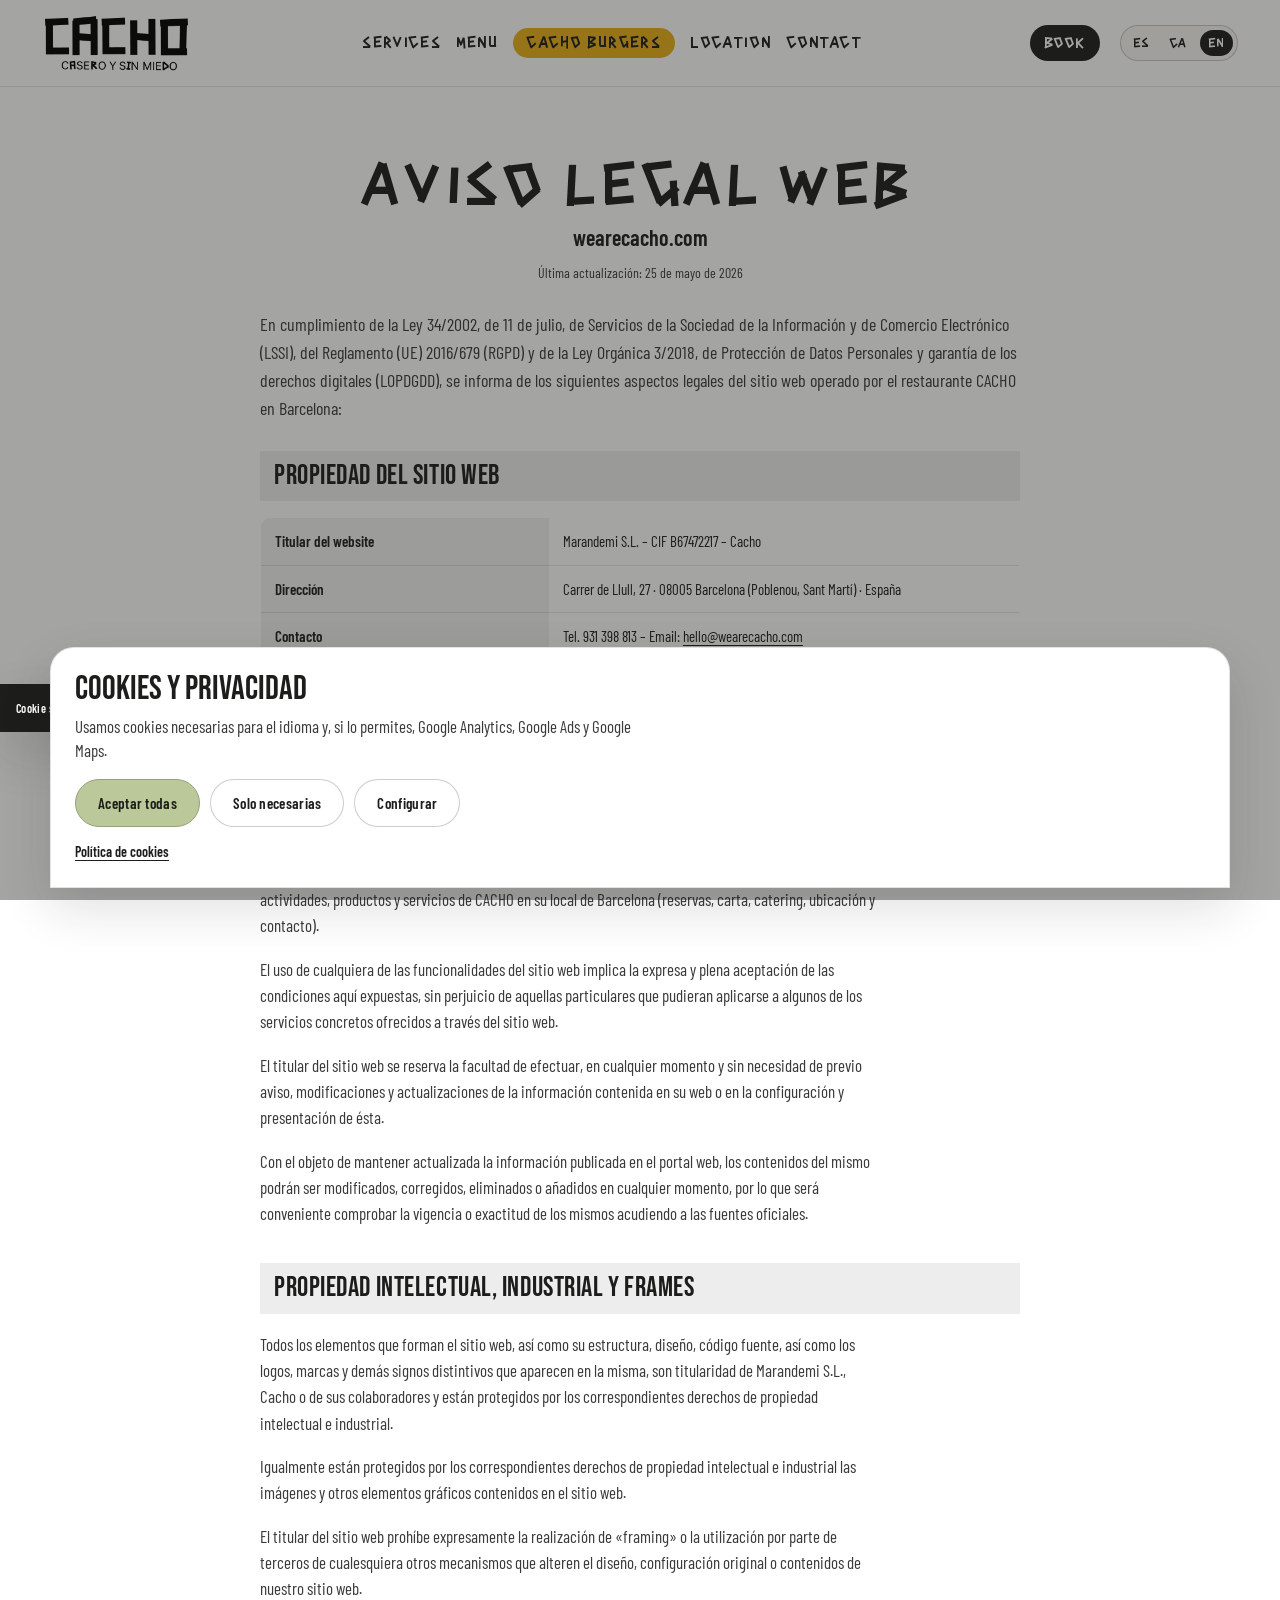
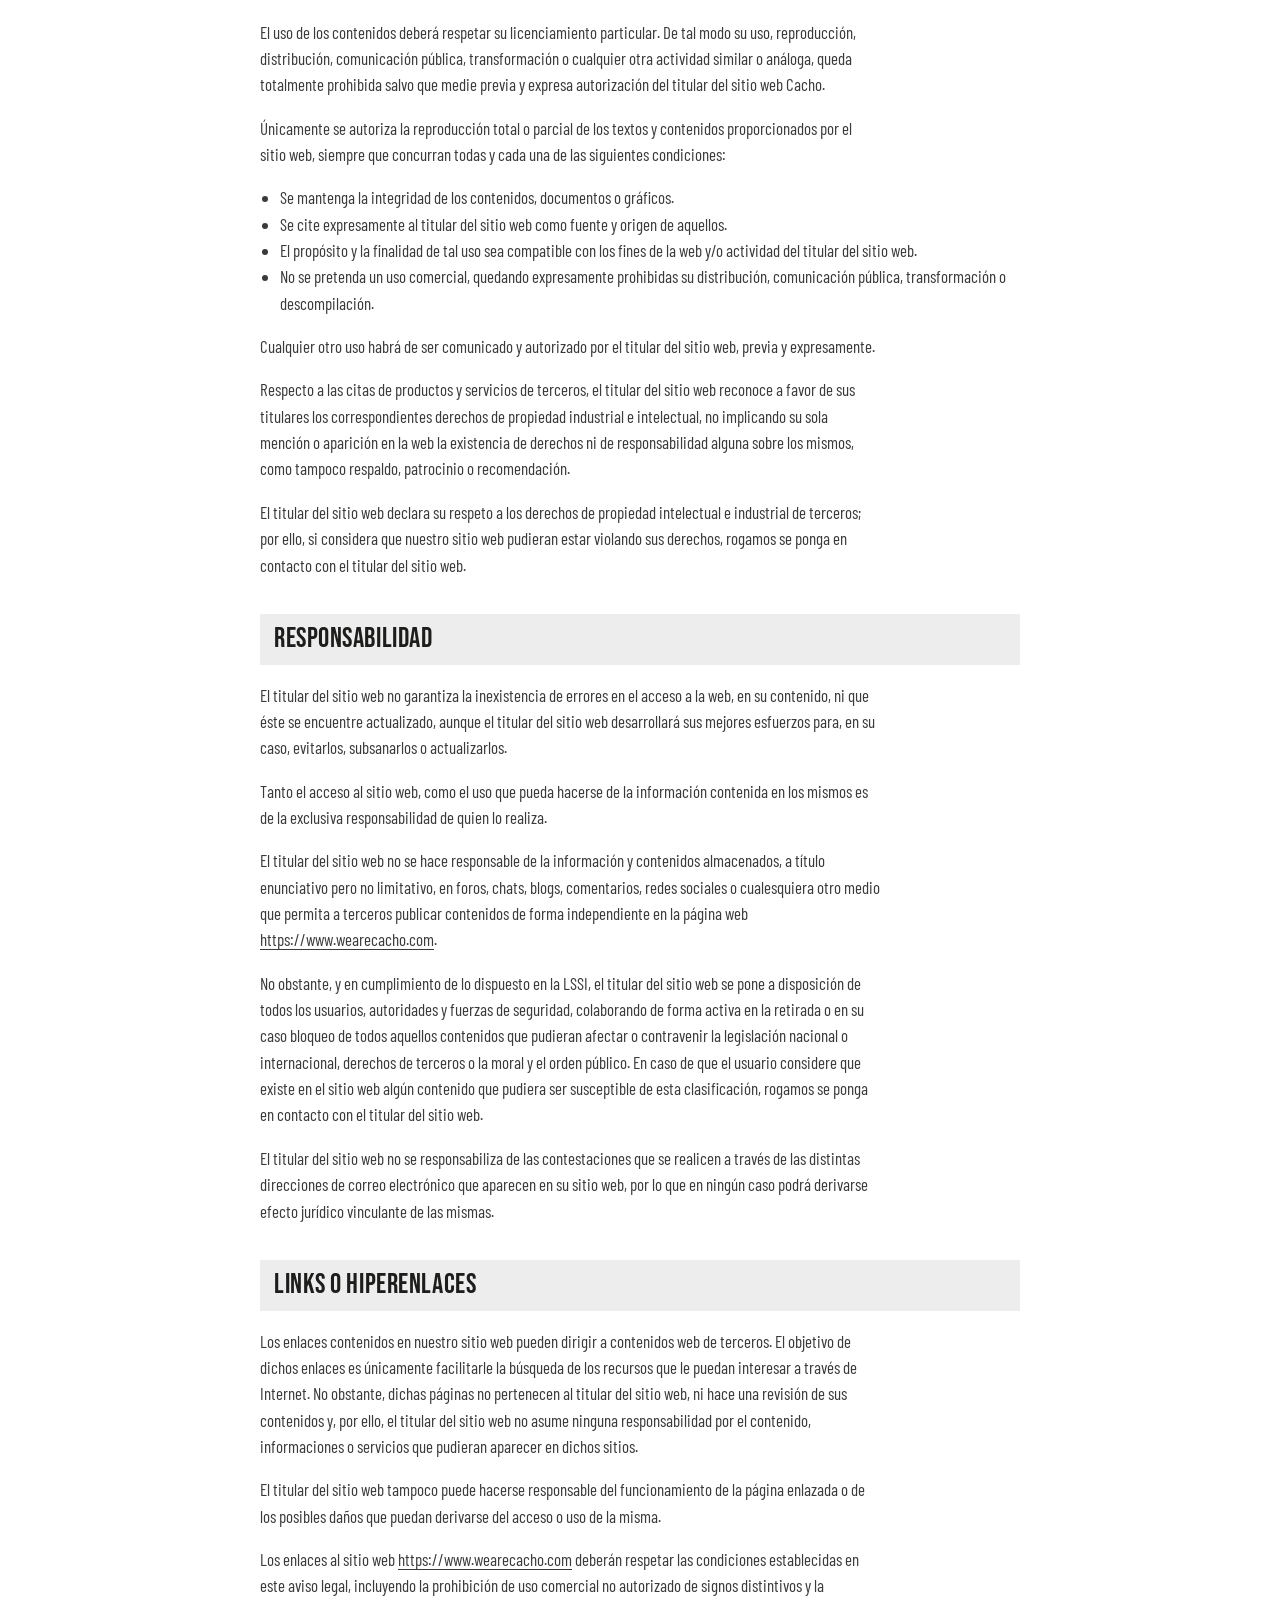
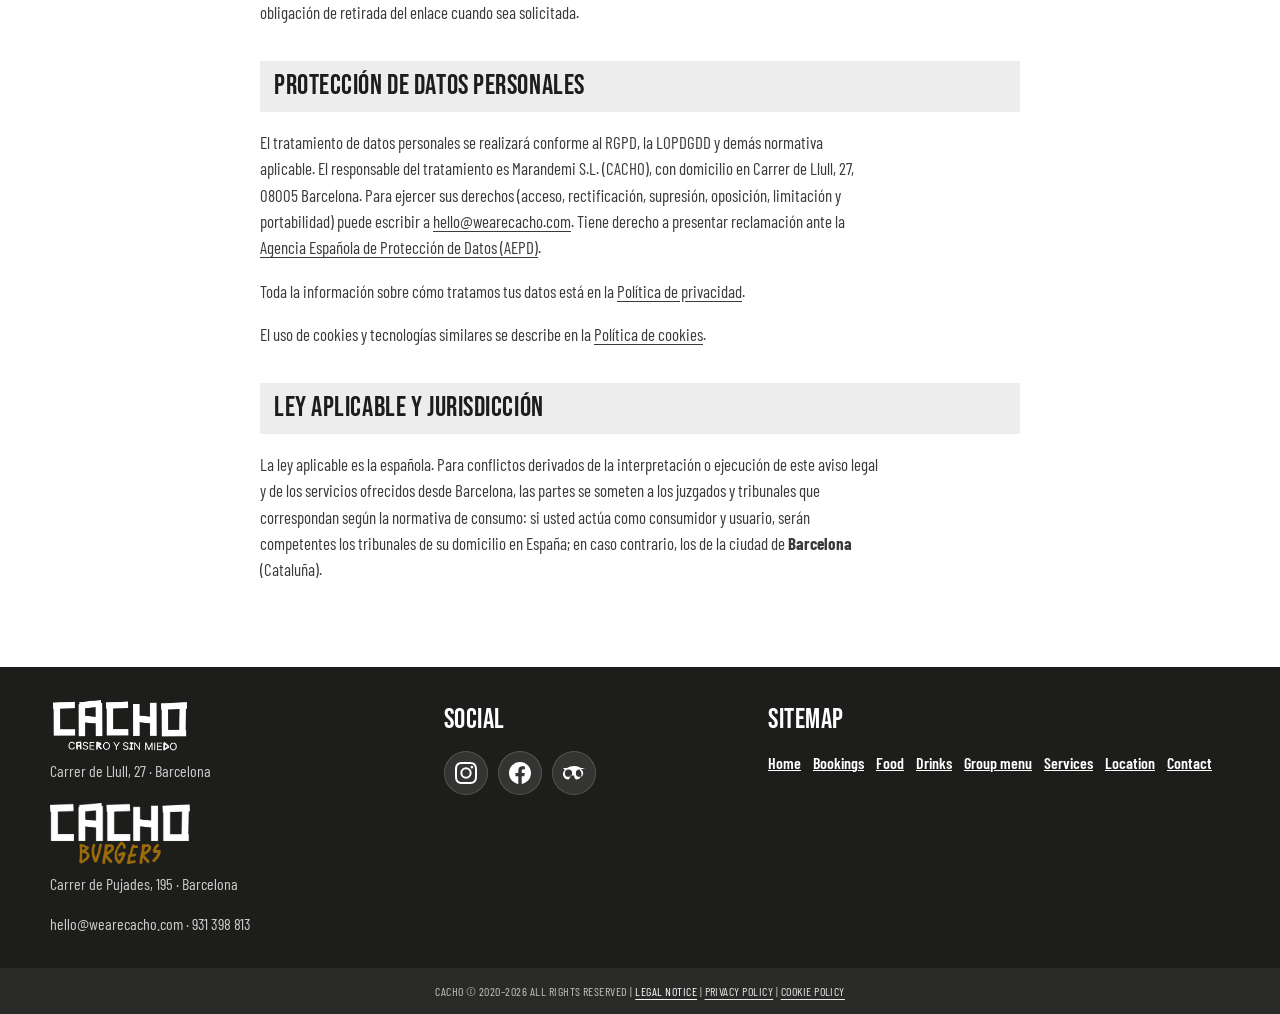
<file: aviso-legal.html>
<!doctype html>
<html lang="es">
<head>
  <meta charset="utf-8">
  <meta name="viewport" content="width=device-width, initial-scale=1">
  <script src="./consent-mode.js?v=1"></script>
  <link rel="icon" href="./images/BURGUERS-Y-SANDWICH.svg" type="image/svg+xml">
  <link rel="canonical" href="" data-seo-canonical="aviso-legal.html">
  <title>Aviso legal | CACHO</title>
  <meta name="description" content="Aviso legal de wearecacho.com — Marandemi S.L.">
  <meta name="theme-color" content="#1d1d1b">
  <meta property="og:site_name" content="CACHO">
  <meta property="og:type" content="website">
  <meta property="og:url" content="">
  <meta property="og:title" content="Aviso legal | CACHO">
  <meta property="og:description" content="Aviso legal de wearecacho.com — Marandemi S.L.">
  <meta property="og:image" content="">
  <meta property="og:image:width" content="1279">
  <meta property="og:image:height" content="1920">
  <meta name="twitter:card" content="summary">
  <meta name="twitter:title" content="Aviso legal | CACHO">
  <meta name="twitter:description" content="Aviso legal de wearecacho.com — Marandemi S.L.">
  <script src="./site-config.js"></script>
  <script src="./seo-meta.js"></script>
  <link rel="preconnect" href="https://fonts.googleapis.com">
  <link rel="preconnect" href="https://fonts.gstatic.com" crossorigin>
  <link href="https://fonts.googleapis.com/css2?family=Barlow+Condensed:wght@400;500;600;700&family=Bebas+Neue&display=swap" rel="stylesheet">
  <link rel="stylesheet" href="./styles.css?v=politica-privacidad">
</head>
<body class="legal-doc-page">
  <header class="site-header">
    <nav class="nav-shell" data-i18n-aria="navAria" aria-label="Navegación principal">
      <a class="brand" href="./index.html#home" aria-label="CACHO home">
        <img src="images/logo-cacho.png" width="160" height="48" alt="CACHO — casero y sin miedo">
      </a>
      <div class="language-switcher nav-lang" data-i18n-aria="langSwitcherAria" aria-label="Selector de idioma">
        <button type="button" data-lang="es" aria-pressed="true">ES</button>
        <button type="button" data-lang="ca">CA</button>
        <button type="button" data-lang="en">EN</button>
      </div>
      <button class="nav-toggle" type="button" aria-expanded="false" aria-controls="nav-menu" data-i18n-aria="navToggleLabel" aria-label="Abrir menú">
        <span class="nav-toggle-bar" aria-hidden="true"></span>
        <span class="nav-toggle-bar" aria-hidden="true"></span>
        <span class="nav-toggle-bar" aria-hidden="true"></span>
      </button>
      <div id="nav-menu" class="nav-menu">
        <div class="nav-links">
          <a href="./index.html#catering" data-i18n="navBusiness">Servicios</a>
          <a href="./index.html#menu-hub" data-i18n="navMenu">Carta</a>
          <a class="nav-burgers" href="./cacho-burgers.html" data-i18n="navBurgers">Cacho Burgers</a>
          <a href="./index.html#location" data-i18n="navLocation">Ubicación</a>
          <a href="./index.html#contacto" data-i18n="navContact">Contacto</a>
        </div>
        <div class="nav-actions">
          <a class="nav-cta" href="./reservas.html" data-i18n="navBook">Reservar</a>
        </div>
      </div>
    </nav>
  </header>

  <main class="legal-page">
    <header class="legal-page__head">
      <h1>Aviso legal web</h1>
      <p class="legal-page__url">wearecacho.com</p>
      <p class="legal-page__updated">Última actualización: 25 de mayo de 2026</p>
    </header>

    <p class="legal-lead">En cumplimiento de la Ley 34/2002, de 11 de julio, de Servicios de la Sociedad de la Información y de Comercio Electrónico (LSSI), del Reglamento (UE) 2016/679 (RGPD) y de la Ley Orgánica 3/2018, de Protección de Datos Personales y garantía de los derechos digitales (LOPDGDD), se informa de los siguientes aspectos legales del sitio web operado por el restaurante CACHO en Barcelona:</p>

    <section class="legal-section" id="propiedad">
      <h2>Propiedad del sitio web</h2>
      <table class="legal-table">
        <tbody>
          <tr>
            <th scope="row">Titular del website</th>
            <td>Marandemi S.L. – CIF B67472217 – Cacho</td>
          </tr>
          <tr>
            <th scope="row">Dirección</th>
            <td>Carrer de Llull, 27 · 08005 Barcelona (Poblenou, Sant Martí) · España</td>
          </tr>
          <tr>
            <th scope="row">Contacto</th>
            <td>Tel. 931 398 813 – Email: <a href="mailto:hello@wearecacho.com">hello@wearecacho.com</a></td>
          </tr>
          <tr>
            <th scope="row">Registro mercantil o autorización administrativa</th>
            <td>—</td>
          </tr>
          <tr>
            <th scope="row">Actividad</th>
            <td>Bar restaurante (hostelería)</td>
          </tr>
        </tbody>
      </table>
    </section>

    <section class="legal-section" id="condiciones">
      <h2>Condiciones generales de uso</h2>
      <p>El portal web <a href="https://www.wearecacho.com">https://www.wearecacho.com</a> tiene como objeto facilitar al público el conocimiento de las actividades, productos y servicios de CACHO en su local de Barcelona (reservas, carta, catering, ubicación y contacto).</p>
      <p>El uso de cualquiera de las funcionalidades del sitio web implica la expresa y plena aceptación de las condiciones aquí expuestas, sin perjuicio de aquellas particulares que pudieran aplicarse a algunos de los servicios concretos ofrecidos a través del sitio web.</p>
      <p>El titular del sitio web se reserva la facultad de efectuar, en cualquier momento y sin necesidad de previo aviso, modificaciones y actualizaciones de la información contenida en su web o en la configuración y presentación de ésta.</p>
      <p>Con el objeto de mantener actualizada la información publicada en el portal web, los contenidos del mismo podrán ser modificados, corregidos, eliminados o añadidos en cualquier momento, por lo que será conveniente comprobar la vigencia o exactitud de los mismos acudiendo a las fuentes oficiales.</p>
    </section>

    <section class="legal-section" id="propiedad-intelectual">
      <h2>Propiedad intelectual, industrial y frames</h2>
      <p>Todos los elementos que forman el sitio web, así como su estructura, diseño, código fuente, así como los logos, marcas y demás signos distintivos que aparecen en la misma, son titularidad de Marandemi S.L., Cacho o de sus colaboradores y están protegidos por los correspondientes derechos de propiedad intelectual e industrial.</p>
      <p>Igualmente están protegidos por los correspondientes derechos de propiedad intelectual e industrial las imágenes y otros elementos gráficos contenidos en el sitio web.</p>
      <p>El titular del sitio web prohíbe expresamente la realización de «framing» o la utilización por parte de terceros de cualesquiera otros mecanismos que alteren el diseño, configuración original o contenidos de nuestro sitio web.</p>
      <p>El uso de los contenidos deberá respetar su licenciamiento particular. De tal modo su uso, reproducción, distribución, comunicación pública, transformación o cualquier otra actividad similar o análoga, queda totalmente prohibida salvo que medie previa y expresa autorización del titular del sitio web Cacho.</p>
      <p>Únicamente se autoriza la reproducción total o parcial de los textos y contenidos proporcionados por el sitio web, siempre que concurran todas y cada una de las siguientes condiciones:</p>
      <ul>
        <li>Se mantenga la integridad de los contenidos, documentos o gráficos.</li>
        <li>Se cite expresamente al titular del sitio web como fuente y origen de aquellos.</li>
        <li>El propósito y la finalidad de tal uso sea compatible con los fines de la web y/o actividad del titular del sitio web.</li>
        <li>No se pretenda un uso comercial, quedando expresamente prohibidas su distribución, comunicación pública, transformación o descompilación.</li>
      </ul>
      <p>Cualquier otro uso habrá de ser comunicado y autorizado por el titular del sitio web, previa y expresamente.</p>
      <p>Respecto a las citas de productos y servicios de terceros, el titular del sitio web reconoce a favor de sus titulares los correspondientes derechos de propiedad industrial e intelectual, no implicando su sola mención o aparición en la web la existencia de derechos ni de responsabilidad alguna sobre los mismos, como tampoco respaldo, patrocinio o recomendación.</p>
      <p>El titular del sitio web declara su respeto a los derechos de propiedad intelectual e industrial de terceros; por ello, si considera que nuestro sitio web pudieran estar violando sus derechos, rogamos se ponga en contacto con el titular del sitio web.</p>
    </section>

    <section class="legal-section" id="responsabilidad">
      <h2>Responsabilidad</h2>
      <p>El titular del sitio web no garantiza la inexistencia de errores en el acceso a la web, en su contenido, ni que éste se encuentre actualizado, aunque el titular del sitio web desarrollará sus mejores esfuerzos para, en su caso, evitarlos, subsanarlos o actualizarlos.</p>
      <p>Tanto el acceso al sitio web, como el uso que pueda hacerse de la información contenida en los mismos es de la exclusiva responsabilidad de quien lo realiza.</p>
      <p>El titular del sitio web no se hace responsable de la información y contenidos almacenados, a título enunciativo pero no limitativo, en foros, chats, blogs, comentarios, redes sociales o cualesquiera otro medio que permita a terceros publicar contenidos de forma independiente en la página web <a href="https://www.wearecacho.com">https://www.wearecacho.com</a>.</p>
      <p>No obstante, y en cumplimiento de lo dispuesto en la LSSI, el titular del sitio web se pone a disposición de todos los usuarios, autoridades y fuerzas de seguridad, colaborando de forma activa en la retirada o en su caso bloqueo de todos aquellos contenidos que pudieran afectar o contravenir la legislación nacional o internacional, derechos de terceros o la moral y el orden público. En caso de que el usuario considere que existe en el sitio web algún contenido que pudiera ser susceptible de esta clasificación, rogamos se ponga en contacto con el titular del sitio web.</p>
      <p>El titular del sitio web no se responsabiliza de las contestaciones que se realicen a través de las distintas direcciones de correo electrónico que aparecen en su sitio web, por lo que en ningún caso podrá derivarse efecto jurídico vinculante de las mismas.</p>
    </section>

    <section class="legal-section" id="enlaces">
      <h2>Links o hiperenlaces</h2>
      <p>Los enlaces contenidos en nuestro sitio web pueden dirigir a contenidos web de terceros. El objetivo de dichos enlaces es únicamente facilitarle la búsqueda de los recursos que le puedan interesar a través de Internet. No obstante, dichas páginas no pertenecen al titular del sitio web, ni hace una revisión de sus contenidos y, por ello, el titular del sitio web no asume ninguna responsabilidad por el contenido, informaciones o servicios que pudieran aparecer en dichos sitios.</p>
      <p>El titular del sitio web tampoco puede hacerse responsable del funcionamiento de la página enlazada o de los posibles daños que puedan derivarse del acceso o uso de la misma.</p>
      <p>Los enlaces al sitio web <a href="https://www.wearecacho.com">https://www.wearecacho.com</a> deberán respetar las condiciones establecidas en este aviso legal, incluyendo la prohibición de uso comercial no autorizado de signos distintivos y la obligación de retirada del enlace cuando sea solicitada.</p>
    </section>

    <section class="legal-section" id="datos">
      <h2>Protección de datos personales</h2>
      <p>El tratamiento de datos personales se realizará conforme al RGPD, la LOPDGDD y demás normativa aplicable. El responsable del tratamiento es Marandemi S.L. (CACHO), con domicilio en Carrer de Llull, 27, 08005 Barcelona. Para ejercer sus derechos (acceso, rectificación, supresión, oposición, limitación y portabilidad) puede escribir a <a href="mailto:hello@wearecacho.com">hello@wearecacho.com</a>. Tiene derecho a presentar reclamación ante la <a href="https://www.aepd.es" rel="noopener noreferrer">Agencia Española de Protección de Datos (AEPD)</a>.</p>
      <p>Toda la información sobre cómo tratamos tus datos está en la <a href="./politica-privacidad.html">Política de privacidad</a>.</p>
      <p>El uso de cookies y tecnologías similares se describe en la <a href="./politica-cookies.html">Política de cookies</a>.</p>
    </section>

    <section class="legal-section" id="ley">
      <h2>Ley aplicable y jurisdicción</h2>
      <p>La ley aplicable es la española. Para conflictos derivados de la interpretación o ejecución de este aviso legal y de los servicios ofrecidos desde Barcelona, las partes se someten a los juzgados y tribunales que correspondan según la normativa de consumo: si usted actúa como consumidor y usuario, serán competentes los tribunales de su domicilio en España; en caso contrario, los de la ciudad de <strong>Barcelona</strong> (Cataluña).</p>
    </section>
  </main>

  <footer class="footer">
    <div>
      <img class="footer-logo" src="images/logo-cacho.png" width="160" height="60" alt="CACHO">
      <p>Carrer de Llull, 27 · Barcelona</p>
      <img class="footer-logo footer-logo--burgers" src="images/logo-cacho-burgers.png" width="160" height="69" alt="Cacho Burgers">
      <p>Carrer de Pujades, 195 · Barcelona</p>
      <p class="footer-contact">hello@wearecacho.com · 931 398 813</p>
    </div>
    <div>
      <strong data-i18n="footerNetworks">Redes</strong>
      <ul class="footer-social">
        <li>
          <a class="footer-social__link" href="https://www.instagram.com/wearecacho/" target="_blank" rel="noopener noreferrer" data-i18n-aria="footerSocialInstagram" aria-label="Instagram">
            <svg class="footer-social__icon" viewBox="0 0 24 24" aria-hidden="true" focusable="false"><path fill="currentColor" d="M12 2.163c3.204 0 3.584.012 4.85.07 3.252.148 4.771 1.691 4.919 4.919.058 1.265.069 1.645.069 4.849 0 3.205-.012 3.584-.069 4.849-.149 3.225-1.664 4.771-4.919 4.919-1.266.058-1.644.07-4.85.07-3.204 0-3.584-.012-4.849-.07-3.26-.149-4.771-1.699-4.919-4.92-.058-1.265-.07-1.644-.07-4.849 0-3.204.013-3.583.07-4.849.149-3.227 1.664-4.771 4.919-4.919 1.266-.057 1.645-.069 4.849-.069zM12 0C8.741 0 8.333.014 7.053.072 2.695.272.273 2.69.073 7.052.014 8.333 0 8.741 0 12c0 3.259.014 3.668.072 4.948.2 4.358 2.618 6.78 6.98 6.98 1.281.058 1.689.072 4.948.072 3.259 0 3.668-.014 4.948-.072 4.354-.2 6.782-2.618 6.979-6.98.059-1.28.073-1.689.073-4.948 0-3.259-.014-3.667-.072-4.947-.196-4.354-2.617-6.78-6.979-6.98-1.281-.059-1.69-.073-4.949-.073zm0 5.838a6.162 6.162 0 1 0 0 12.324 6.162 6.162 0 0 0 0-12.324zM12 16a4 4 0 1 1 0-8 4 4 0 0 1 0 8zm7.846-10.405a1.44 1.44 0 1 1-2.881 0 1.44 1.44 0 0 1 2.881 0z"/></svg>
          </a>
        </li>
        <li>
          <a class="footer-social__link" href="https://www.facebook.com/CACHO-110555300531308" target="_blank" rel="noopener noreferrer" data-i18n-aria="footerSocialFacebook" aria-label="Facebook">
            <svg class="footer-social__icon" viewBox="0 0 24 24" aria-hidden="true" focusable="false"><path fill="currentColor" d="M24 12.073c0-6.627-5.373-12-12-12s-12 5.373-12 12c0 5.99 4.388 10.954 10.125 11.854v-8.385H7.078v-3.47h3.047V9.43c0-3.007 1.792-4.669 4.533-4.669 1.312 0 2.686.235 2.686.235v2.953H15.83c-1.491 0-1.956.925-1.956 1.874v2.25h3.328l-.532 3.47h-2.796v8.385C19.612 23.027 24 18.062 24 12.073z"/></svg>
          </a>
        </li>
        <li>
          <a class="footer-social__link" href="https://www.tripadvisor.es/Restaurant_Review-g187497-d20861655-Reviews-Cacho-Barcelona_Catalonia.html" target="_blank" rel="noopener noreferrer" data-i18n-aria="footerSocialTripadvisor" aria-label="Tripadvisor">
            <svg class="footer-social__icon" viewBox="0 0 24 24" aria-hidden="true" focusable="false"><path fill="currentColor" d="M12.006 4.295c-2.67 0-5.338.784-7.645 2.353H0l1.963 2.135a5.997 5.997 0 0 0 4.04 10.43 5.976 5.976 0 0 0 2.174-4.35 11.934 11.934 0 0 1 1.86-.151c.664 0 1.313.05 1.943.151a5.958 5.958 0 0 0 2.178 4.353 5.977 5.977 0 0 0 4.036-10.432L24 6.648h-4.35a12.078 12.078 0 0 0-7.644-2.353zM6.003 16.14a3.975 3.975 0 1 1 0-7.95 3.975 3.975 0 0 1 0 7.95zm11.994 0a3.975 3.975 0 1 1 0-7.95 3.975 3.975 0 0 1 0 7.95z"/></svg>
          </a>
        </li>
      </ul>
    </div>
    <div>
      <strong data-i18n="footerSitemap">Mapa del sitio</strong>
      <ul class="footer-sitemap">
        <li><a href="./index.html" data-i18n="footerHome">Inicio</a></li>
        <li><a href="./reservas.html" data-i18n="footerReservations">Reservas</a></li>
        <li><a href="./comidas.html" data-i18n="menuFood">Comidas</a></li>
        <li><a href="./bebidas.html" data-i18n="menuDrinks">Bebidas</a></li>
        <li><a href="./menu-grupos.html" data-i18n="menuGroups">Menú grupos</a></li>
        <li><a href="./index.html#catering" data-i18n="navBusiness">Servicios</a></li>
        <li><a href="./index.html#location" data-i18n="navLocation">Ubicación</a></li>
        <li><a href="./index.html#contacto" data-i18n="footerContact">Contacto</a></li>
      </ul>
    </div>
  </footer>

  <div class="footer-legal-bar">
    <p>
      <span data-i18n="footerLegalCopyright">CACHO © 2020–2026 TODOS LOS DERECHOS RESERVADOS</span> |
      <a href="./aviso-legal.html" aria-current="page" data-i18n="footerLegalNotice">Aviso legal</a> |
      <a href="./politica-privacidad.html" data-i18n="footerLegalPrivacy">Política de privacidad</a> |
      <a href="./politica-cookies.html" data-i18n="footerLegalCookies">Políticas de cookies</a>
    </p>
  </div>

  <button type="button" class="cookie-settings-fab" data-cookie-manage data-i18n="cookieSettingsFab">Ajustes cookies</button>

  <aside id="cookie-banner" class="cookie-banner" role="dialog" aria-modal="true" aria-labelledby="cookie-banner-title" hidden>
    <div class="cookie-banner__inner">
      <div class="cookie-banner__view" data-cookie-view="main">
        <h2 id="cookie-banner-title" class="cookie-banner__title">Cookies y privacidad</h2>
        <p class="cookie-banner__text">Usamos cookies necesarias para el idioma y, si lo permites, Google Analytics, Google Ads y Google Maps.</p>
        <div class="cookie-banner__actions">
          <button type="button" class="btn primary" data-cookie-action="accept-all">Aceptar todas</button>
          <button type="button" class="btn secondary" data-cookie-action="reject">Solo necesarias</button>
          <button type="button" class="btn secondary" data-cookie-action="open-prefs">Configurar</button>
        </div>
        <a class="cookie-banner__link" href="./politica-cookies.html">Política de cookies</a>
      </div>
      <div class="cookie-banner__view" data-cookie-view="prefs" hidden>
        <h2 class="cookie-banner__title">Preferencias de cookies</h2>
        <ul class="cookie-prefs">
          <li class="cookie-prefs__item cookie-prefs__item--locked">
            <label><input type="checkbox" checked disabled><span><strong>Necesarias</strong><small>Idioma y funcionamiento básico.</small></span></label>
          </li>
          <li class="cookie-prefs__item">
            <label><input type="checkbox" data-cookie-pref="analytics"><span><strong>Analítica (Google Analytics)</strong><small>Estadísticas de uso.</small></span></label>
          </li>
          <li class="cookie-prefs__item">
            <label><input type="checkbox" data-cookie-pref="marketing"><span><strong>Marketing (Google Ads)</strong><small>Campañas y conversiones.</small></span></label>
          </li>
          <li class="cookie-prefs__item">
            <label><input type="checkbox" data-cookie-pref="maps"><span><strong>Mapa (Google Maps)</strong><small>Mapa de ubicación embebido.</small></span></label>
          </li>
        </ul>
        <div class="cookie-banner__actions">
          <button type="button" class="btn primary" data-cookie-action="save-prefs">Guardar preferencias</button>
          <button type="button" class="btn secondary" data-cookie-action="back">Volver</button>
        </div>
      </div>
    </div>
  </aside>

  <script src="./tracking-config.js?v=2"></script>
  <script src="./script.js?v=gtm-consent"></script>
</body>
</html>
</file>
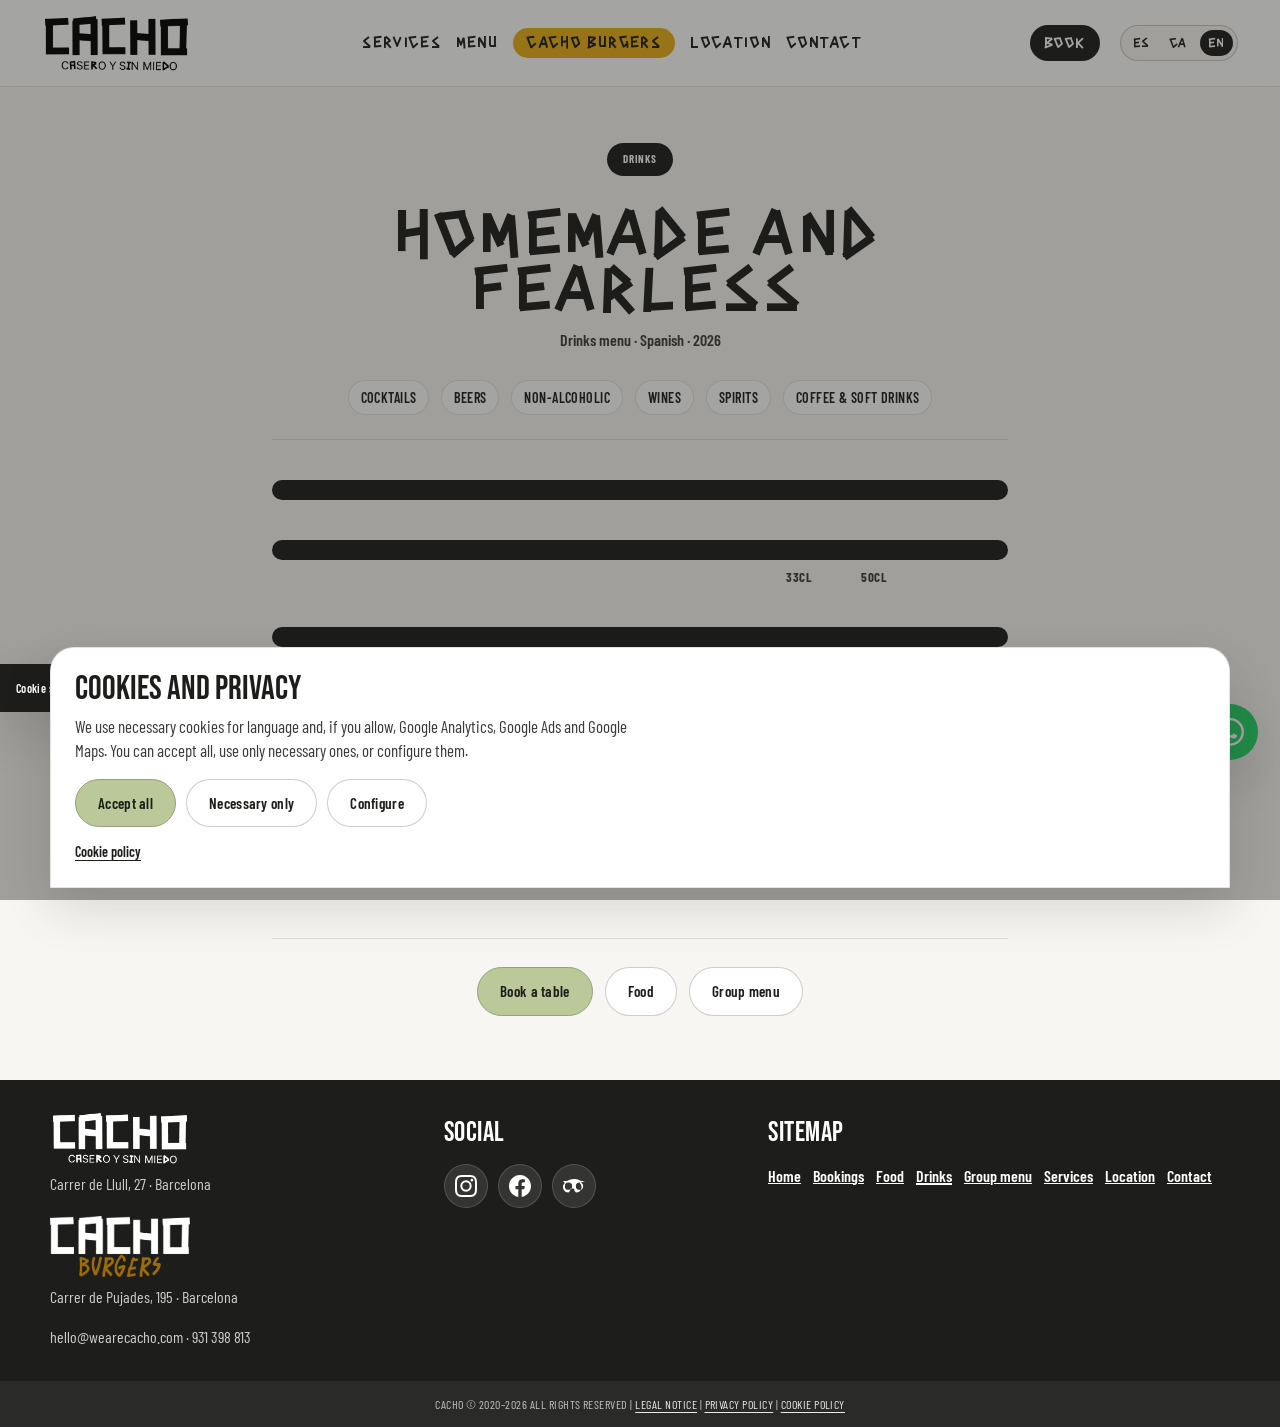
<file: bebidas.html>
<!doctype html>
<html lang="es">
<head>
  <meta charset="utf-8">
  <meta name="viewport" content="width=device-width, initial-scale=1">
  <script src="./consent-mode.js?v=1"></script>
  <link rel="icon" href="./images/BURGUERS-Y-SANDWICH.svg" type="image/svg+xml">
  <link rel="canonical" href="" data-seo-canonical="bebidas.html">
  <title>Carta bebidas | CACHO</title>
  <meta name="description" content="Carta de bebidas CACHO Barcelona — cócteles, cervezas, vinos, combinados, café y refrescos.">
  <meta name="theme-color" content="#1d1d1b">
  <meta property="og:site_name" content="CACHO">
  <meta property="og:type" content="website">
  <meta property="og:url" content="">
  <meta property="og:title" content="Carta bebidas | CACHO">
  <meta property="og:description" content="Carta de bebidas CACHO Barcelona — cócteles, cervezas, vinos, combinados, café y refrescos.">
  <meta property="og:image" content="">
  <meta property="og:image:width" content="1279">
  <meta property="og:image:height" content="1920">
  <meta name="twitter:card" content="summary_large_image">
  <meta name="twitter:title" content="Carta bebidas | CACHO">
  <meta name="twitter:description" content="Carta de bebidas CACHO Barcelona — cócteles, cervezas, vinos, combinados, café y refrescos.">
  <meta name="twitter:image" content="">
  <script src="./site-config.js"></script>
  <script src="./seo-meta.js"></script>
  <link rel="preconnect" href="https://fonts.googleapis.com">
  <link rel="preconnect" href="https://fonts.gstatic.com" crossorigin>
  <link href="https://fonts.googleapis.com/css2?family=Barlow+Condensed:wght@400;500;600;700&family=Bebas+Neue&display=swap" rel="stylesheet">
  <link rel="stylesheet" href="./styles.css?v=politica-privacidad">
</head>
<body class="menu-doc-page" data-menu-page="drinks">
  <header class="site-header">
    <nav class="nav-shell" data-i18n-aria="navAria" aria-label="Navegación principal">
      <a class="brand" href="./index.html#home" aria-label="CACHO home">
        <img src="images/logo-cacho.png" width="160" height="48" alt="CACHO — casero y sin miedo">
      </a>
      <div class="language-switcher nav-lang" data-i18n-aria="langSwitcherAria" aria-label="Selector de idioma">
        <button type="button" data-lang="es" aria-pressed="true">ES</button>
        <button type="button" data-lang="ca">CA</button>
        <button type="button" data-lang="en">EN</button>
      </div>
      <button class="nav-toggle" type="button" aria-expanded="false" aria-controls="nav-menu" data-i18n-aria="navToggleLabel" aria-label="Abrir menú">
        <span class="nav-toggle-bar" aria-hidden="true"></span>
        <span class="nav-toggle-bar" aria-hidden="true"></span>
        <span class="nav-toggle-bar" aria-hidden="true"></span>
      </button>
      <div id="nav-menu" class="nav-menu">
        <div class="nav-links">
          <a href="./index.html#catering" data-i18n="navBusiness">Servicios</a>
          <a href="./index.html#menu-hub" data-i18n="navMenu">Carta</a>
          <a class="nav-burgers" href="./cacho-burgers.html" data-i18n="navBurgers">Cacho Burgers</a>
          <a href="./index.html#location" data-i18n="navLocation">Ubicación</a>
          <a href="./index.html#contacto" data-i18n="navContact">Contacto</a>
        </div>
        <div class="nav-actions">
          <a class="nav-cta" href="./reservas.html" data-i18n="navBook">Reservar</a>
        </div>
      </div>
    </nav>
  </header>

  <main class="menu-page menu-page--wide">
    <header class="menu-page__head">
      <p class="tape small" data-i18n="drinksTape">Bebidas</p>
      <h1 data-i18n="mp_claim">Casero y sin miedo</h1>
      <p class="menu-page__lead" data-i18n="drinksLead">Carta de bebidas · Español · 2026</p>
    </header>

    <nav class="menu-page__nav" aria-label="Secciones de bebidas">
      <a href="#cocktails" data-i18n="drinksNavCocktails">Cócteles</a>
      <a href="#cervezas" data-i18n="drinksNavBeer">Cervezas</a>
      <a href="#sin-alcohol" data-i18n="drinksNavZero">Sin alcohol</a>
      <a href="#vinitos" data-i18n="drinksNavWine">Vinos</a>
      <a href="#combinados" data-i18n="drinksNavSpirits">Combinados</a>
      <a href="#cafe-refrescos" data-i18n="drinksNavCoffee">Café y refrescos</a>
    </nav>

    <section class="menu-block" id="cocktails">
      <h2 class="menu-block__title" data-menu-section="cocktails" data-menu-field="title"></h2>
      <ul class="menu-list" data-menu-list="cocktails"></ul>
      <p class="menu-block__note" data-menu-section="cocktails" data-menu-field="note"></p>
    </section>

    <section class="menu-block" id="cervezas">
      <h2 class="menu-block__title" data-menu-section="beer" data-menu-field="title"></h2>
      <p class="menu-block__sizes"><span data-i18n="size33">33cl</span><span data-i18n="size50">50cl</span></p>
      <ul class="menu-list" data-menu-list="beer"></ul>
    </section>

    <section class="menu-block" id="sin-alcohol">
      <h2 class="menu-block__title" data-menu-section="zero" data-menu-field="title"></h2>
      <ul class="menu-list" data-menu-list="zero"></ul>
    </section>

    <section class="menu-block" id="vinitos">
      <h2 class="menu-block__title" data-menu-section="wine" data-menu-field="title"></h2>
      <p class="menu-block__sizes menu-block__sizes--wine"><span data-i18n="sizeGlass">Copa</span><span data-i18n="sizeBottle">Botella</span></p>
      <h3 class="menu-subtitle" data-menu-sub="red"></h3>
      <ul class="menu-list" data-menu-list="wine" data-menu-group="red"></ul>
      <h3 class="menu-subtitle" data-menu-sub="redNat"></h3>
      <ul class="menu-list" data-menu-list="wine" data-menu-group="redNat"></ul>
      <h3 class="menu-subtitle" data-menu-sub="whiteNat"></h3>
      <ul class="menu-list" data-menu-list="wine" data-menu-group="whiteNat"></ul>
      <h3 class="menu-subtitle" data-menu-sub="white"></h3>
      <ul class="menu-list" data-menu-list="wine" data-menu-group="white"></ul>
      <h3 class="menu-subtitle" data-menu-sub="rose"></h3>
      <ul class="menu-list" data-menu-list="wine" data-menu-group="rose"></ul>
      <h3 class="menu-subtitle" data-menu-sub="vermouth"></h3>
      <ul class="menu-list" data-menu-list="wine" data-menu-group="vermouth"></ul>
      <h3 class="menu-subtitle" data-menu-sub="cava"></h3>
      <ul class="menu-list" data-menu-list="wine" data-menu-group="cava"></ul>
    </section>

    <section class="menu-block" id="combinados">
      <h2 class="menu-block__title" data-menu-section="spirits" data-menu-field="title"></h2>
      <p class="menu-block__note" data-menu-section="spirits" data-menu-field="note"></p>
      <h3 class="menu-subtitle" data-menu-sub="gin"></h3>
      <ul class="menu-list menu-list--compact" data-menu-list="spirits" data-menu-group="gin"></ul>
      <h3 class="menu-subtitle" data-menu-sub="vodka"></h3>
      <ul class="menu-list menu-list--compact" data-menu-list="spirits" data-menu-group="vodka"></ul>
      <h3 class="menu-subtitle" data-menu-sub="rum"></h3>
      <ul class="menu-list menu-list--compact" data-menu-list="spirits" data-menu-group="rum"></ul>
      <h3 class="menu-subtitle" data-menu-sub="whiskey"></h3>
      <ul class="menu-list menu-list--compact" data-menu-list="spirits" data-menu-group="whiskey"></ul>
      <h3 class="menu-subtitle" data-menu-sub="tequila"></h3>
      <ul class="menu-list menu-list--compact" data-menu-list="spirits" data-menu-group="tequila"></ul>
      <h3 class="menu-subtitle" data-menu-sub="liqueurs"></h3>
      <ul class="menu-list menu-list--compact" data-menu-list="spirits" data-menu-group="liqueurs"></ul>
    </section>

    <section class="menu-block" id="cafe-refrescos">
      <h2 class="menu-block__title" data-menu-section="coffee" data-menu-field="title"></h2>
      <p class="menu-block__note" data-menu-section="coffee" data-menu-field="note"></p>
      <p class="menu-block__sizes"><span data-i18n="sizeSmall">Pequeño</span><span data-i18n="sizeLarge">Grande</span></p>
      <ul class="menu-list" data-menu-list="coffee" data-menu-group="coffee"></ul>
      <h3 class="menu-subtitle" data-menu-section="coffee" data-menu-field="refreshTitle"></h3>
      <p class="menu-block__note" data-menu-section="coffee" data-menu-field="refreshNote"></p>
      <ul class="menu-list" data-menu-list="coffee" data-menu-group="refresh"></ul>
    </section>

    <footer class="menu-page__foot">
      <div class="menu-page__links">
        <a class="btn primary" href="./reservas.html" data-i18n="mp_book">Reservar mesa</a>
        <a class="btn secondary" href="./comidas.html" data-i18n="mp_foodMenu">Comidas</a>
        <a class="btn secondary" href="./menu-grupos.html" data-i18n="mp_groupsMenu">Menú grupos</a>
      </div>
    </footer>
  </main>

  <aside id="cookie-banner" class="cookie-banner" role="dialog" aria-modal="true" aria-labelledby="cookie-banner-title" hidden>
    <div class="cookie-banner__inner">
      <div class="cookie-banner__view" data-cookie-view="main">
        <h2 id="cookie-banner-title" class="cookie-banner__title" data-i18n="cookieBannerTitle">Cookies y privacidad</h2>
        <p class="cookie-banner__text" data-i18n="cookieBannerText">Usamos cookies necesarias para el idioma y, si lo permites, Google Analytics, Google Ads y Google Maps. Puedes aceptar todas, usar solo las necesarias o configurarlas.</p>
        <div class="cookie-banner__actions">
          <button type="button" class="btn primary" data-cookie-action="accept-all" data-i18n="cookieAcceptAll">Aceptar todas</button>
          <button type="button" class="btn secondary" data-cookie-action="reject" data-i18n="cookieReject">Solo necesarias</button>
          <button type="button" class="btn secondary" data-cookie-action="open-prefs" data-i18n="cookieCustomize">Configurar</button>
        </div>
        <a class="cookie-banner__link" href="./politica-cookies.html" data-i18n="cookieMore">Política de cookies</a>
      </div>
      <div class="cookie-banner__view" data-cookie-view="prefs" hidden>
        <h2 class="cookie-banner__title" data-i18n="cookiePrefsTitle">Preferencias de cookies</h2>
        <ul class="cookie-prefs">
          <li class="cookie-prefs__item cookie-prefs__item--locked">
            <label>
              <input type="checkbox" checked disabled>
              <span>
                <strong data-i18n="cookiePrefEssential">Necesarias</strong>
                <small data-i18n="cookiePrefEssentialDesc">Idioma y funcionamiento básico del sitio.</small>
              </span>
            </label>
          </li>
          <li class="cookie-prefs__item">
            <label>
              <input type="checkbox" data-cookie-pref="analytics">
              <span>
                <strong data-i18n="cookiePrefAnalytics">Analítica (Google Analytics)</strong>
                <small data-i18n="cookiePrefAnalyticsDesc">Nos ayuda a entender cómo se usa la web.</small>
              </span>
            </label>
          </li>
          <li class="cookie-prefs__item">
            <label>
              <input type="checkbox" data-cookie-pref="marketing">
              <span>
                <strong data-i18n="cookiePrefMarketing">Marketing (Google Ads)</strong>
                <small data-i18n="cookiePrefMarketingDesc">Mide campañas y conversiones de anuncios.</small>
              </span>
            </label>
          </li>
          <li class="cookie-prefs__item">
            <label>
              <input type="checkbox" data-cookie-pref="maps">
              <span>
                <strong data-i18n="cookiePrefMaps">Mapa (Google Maps)</strong>
                <small data-i18n="cookiePrefMapsDesc">Muestra el mapa de ubicación embebido.</small>
              </span>
            </label>
          </li>
        </ul>
        <div class="cookie-banner__actions">
          <button type="button" class="btn primary" data-cookie-action="save-prefs" data-i18n="cookieSave">Guardar preferencias</button>
          <button type="button" class="btn secondary" data-cookie-action="back" data-i18n="cookieBack">Volver</button>
        </div>
      </div>
    </div>
  </aside>

  <div class="mobile-bottom-bar" data-i18n-aria="mobileBarAria" aria-label="Acciones rápidas">
    <button type="button" class="cookie-settings-fab" data-cookie-manage data-i18n="cookieSettingsFab">Ajustes cookies</button>
    <a class="mobile-cta btn primary" href="./reservas.html" data-i18n="bookTable">Reservar mesa</a>
    <a class="whatsapp" href="https://wa.me/34666979855" target="_blank" rel="noopener noreferrer" data-i18n-aria="whatsappAria" aria-label="Contactar por WhatsApp">
      <svg class="whatsapp-icon" viewBox="0 0 24 24" aria-hidden="true" focusable="false">
        <path fill="currentColor" d="M17.472 14.382c-.297-.149-1.758-.867-2.03-.967-.273-.099-.471-.148-.67.15-.197.297-.767.966-.94 1.164-.173.199-.347.223-.644.075-.297-.15-1.255-.463-2.39-1.475-.883-.788-1.48-1.761-1.653-2.059-.173-.297-.018-.458.13-.606.134-.133.298-.347.446-.52.149-.174.198-.298.298-.497.099-.198.05-.371-.025-.52-.075-.149-.669-1.612-.916-2.207-.242-.579-.487-.5-.669-.51-.173-.008-.371-.01-.57-.01-.198 0-.52.074-.792.372-.272.297-1.04 1.016-1.04 2.479 0 1.462 1.065 2.875 1.213 3.074.149.198 2.096 3.2 5.077 4.487.709.306 1.262.489 1.694.625.712.227 1.36.195 1.871.118.571-.085 1.758-.719 2.006-1.413.248-.694.248-1.289.173-1.413-.074-.124-.272-.198-.57-.347m-5.421 7.403h-.004a9.87 9.87 0 01-5.031-1.378l-.361-.214-3.741.982.998-3.648-.235-.374a9.86 9.86 0 01-1.51-5.26c.001-5.45 4.436-9.884 9.888-9.884 2.64 0 5.122 1.03 6.988 2.898a9.825 9.825 0 012.893 6.994c-.003 5.45-4.435 9.884-9.881 9.884m8.413-18.297A11.815 11.815 0 0012.05 0C5.495 0 .16 5.335.157 11.892c0 2.096.547 4.142 1.588 5.945L.057 24l6.305-1.654a11.882 11.882 0 005.683 1.448h.005c6.554 0 11.89-5.335 11.893-11.893a11.821 11.821 0 00-3.48-8.413z"/>
      </svg>
    </a>
  </div>

  <footer class="footer">
    <div>
      <img class="footer-logo" src="images/logo-cacho.png" width="160" height="60" alt="CACHO">
      <p>Carrer de Llull, 27 · Barcelona</p>
      <img class="footer-logo footer-logo--burgers" src="images/logo-cacho-burgers.png" width="160" height="69" alt="Cacho Burgers">
      <p>Carrer de Pujades, 195 · Barcelona</p>
      <p class="footer-contact">hello@wearecacho.com · 931 398 813</p>
    </div>
    <div>
      <strong data-i18n="footerNetworks">Redes</strong>
      <ul class="footer-social">
        <li>
          <a class="footer-social__link" href="https://www.instagram.com/wearecacho/" target="_blank" rel="noopener noreferrer" data-i18n-aria="footerSocialInstagram" aria-label="Instagram">
            <svg class="footer-social__icon" viewBox="0 0 24 24" aria-hidden="true" focusable="false"><path fill="currentColor" d="M12 2.163c3.204 0 3.584.012 4.85.07 3.252.148 4.771 1.691 4.919 4.919.058 1.265.069 1.645.069 4.849 0 3.205-.012 3.584-.069 4.849-.149 3.225-1.664 4.771-4.919 4.919-1.266.058-1.644.07-4.85.07-3.204 0-3.584-.012-4.849-.07-3.26-.149-4.771-1.699-4.919-4.92-.058-1.265-.07-1.644-.07-4.849 0-3.204.013-3.583.07-4.849.149-3.227 1.664-4.771 4.919-4.919 1.266-.057 1.645-.069 4.849-.069zM12 0C8.741 0 8.333.014 7.053.072 2.695.272.273 2.69.073 7.052.014 8.333 0 8.741 0 12c0 3.259.014 3.668.072 4.948.2 4.358 2.618 6.78 6.98 6.98 1.281.058 1.689.072 4.948.072 3.259 0 3.668-.014 4.948-.072 4.354-.2 6.782-2.618 6.979-6.98.059-1.28.073-1.689.073-4.948 0-3.259-.014-3.667-.072-4.947-.196-4.354-2.617-6.78-6.979-6.98-1.281-.059-1.69-.073-4.949-.073zm0 5.838a6.162 6.162 0 1 0 0 12.324 6.162 6.162 0 0 0 0-12.324zM12 16a4 4 0 1 1 0-8 4 4 0 0 1 0 8zm7.846-10.405a1.44 1.44 0 1 1-2.881 0 1.44 1.44 0 0 1 2.881 0z"/></svg>
          </a>
        </li>
        <li>
          <a class="footer-social__link" href="https://www.facebook.com/CACHO-110555300531308" target="_blank" rel="noopener noreferrer" data-i18n-aria="footerSocialFacebook" aria-label="Facebook">
            <svg class="footer-social__icon" viewBox="0 0 24 24" aria-hidden="true" focusable="false"><path fill="currentColor" d="M24 12.073c0-6.627-5.373-12-12-12s-12 5.373-12 12c0 5.99 4.388 10.954 10.125 11.854v-8.385H7.078v-3.47h3.047V9.43c0-3.007 1.792-4.669 4.533-4.669 1.312 0 2.686.235 2.686.235v2.953H15.83c-1.491 0-1.956.925-1.956 1.874v2.25h3.328l-.532 3.47h-2.796v8.385C19.612 23.027 24 18.062 24 12.073z"/></svg>
          </a>
        </li>
        <li>
          <a class="footer-social__link" href="https://www.tripadvisor.es/Restaurant_Review-g187497-d20861655-Reviews-Cacho-Barcelona_Catalonia.html" target="_blank" rel="noopener noreferrer" data-i18n-aria="footerSocialTripadvisor" aria-label="Tripadvisor">
            <svg class="footer-social__icon" viewBox="0 0 24 24" aria-hidden="true" focusable="false"><path fill="currentColor" d="M12.006 4.295c-2.67 0-5.338.784-7.645 2.353H0l1.963 2.135a5.997 5.997 0 0 0 4.04 10.43 5.976 5.976 0 0 0 2.174-4.35 11.934 11.934 0 0 1 1.86-.151c.664 0 1.313.05 1.943.151a5.958 5.958 0 0 0 2.178 4.353 5.977 5.977 0 0 0 4.036-10.432L24 6.648h-4.35a12.078 12.078 0 0 0-7.644-2.353zM6.003 16.14a3.975 3.975 0 1 1 0-7.95 3.975 3.975 0 0 1 0 7.95zm11.994 0a3.975 3.975 0 1 1 0-7.95 3.975 3.975 0 0 1 0 7.95z"/></svg>
          </a>
        </li>
      </ul>
    </div>
    <div>
      <strong data-i18n="footerSitemap">Mapa del sitio</strong>
      <ul class="footer-sitemap">
        <li><a href="./index.html" data-i18n="footerHome">Inicio</a></li>
        <li><a href="./reservas.html" data-i18n="footerReservations">Reservas</a></li>
        <li><a href="./comidas.html" data-i18n="menuFood">Comidas</a></li>
        <li><a href="./bebidas.html" aria-current="page" data-i18n="menuDrinks">Bebidas</a></li>
        <li><a href="./menu-grupos.html" data-i18n="menuGroups">Menú grupos</a></li>
        <li><a href="./index.html#catering" data-i18n="navBusiness">Servicios</a></li>
        <li><a href="./index.html#location" data-i18n="navLocation">Ubicación</a></li>
        <li><a href="./index.html#contacto" data-i18n="footerContact">Contacto</a></li>
      </ul>
    </div>
  </footer>

  <div class="footer-legal-bar">
    <p>
      <span data-i18n="footerLegalCopyright">CACHO © 2020–2026 TODOS LOS DERECHOS RESERVADOS</span> |
      <a href="./aviso-legal.html" data-i18n="footerLegalNotice">Aviso legal</a> |
      <a href="./politica-privacidad.html" data-i18n="footerLegalPrivacy">Política de privacidad</a> |
      <a href="./politica-cookies.html" data-i18n="footerLegalCookies">Políticas de cookies</a>
    </p>
  </div>

  <script src="./menu-i18n.js?v=1"></script>
  <script src="./menu-sheet-config.js?v=2"></script>
  <script src="./menu-render.js?v=2"></script>
  <script src="./menu-sheet.js?v=11"></script>
  <script src="./tracking-config.js?v=2"></script>
  <script src="./script.js?v=gtm-consent"></script>
</body>
</html>
</file>
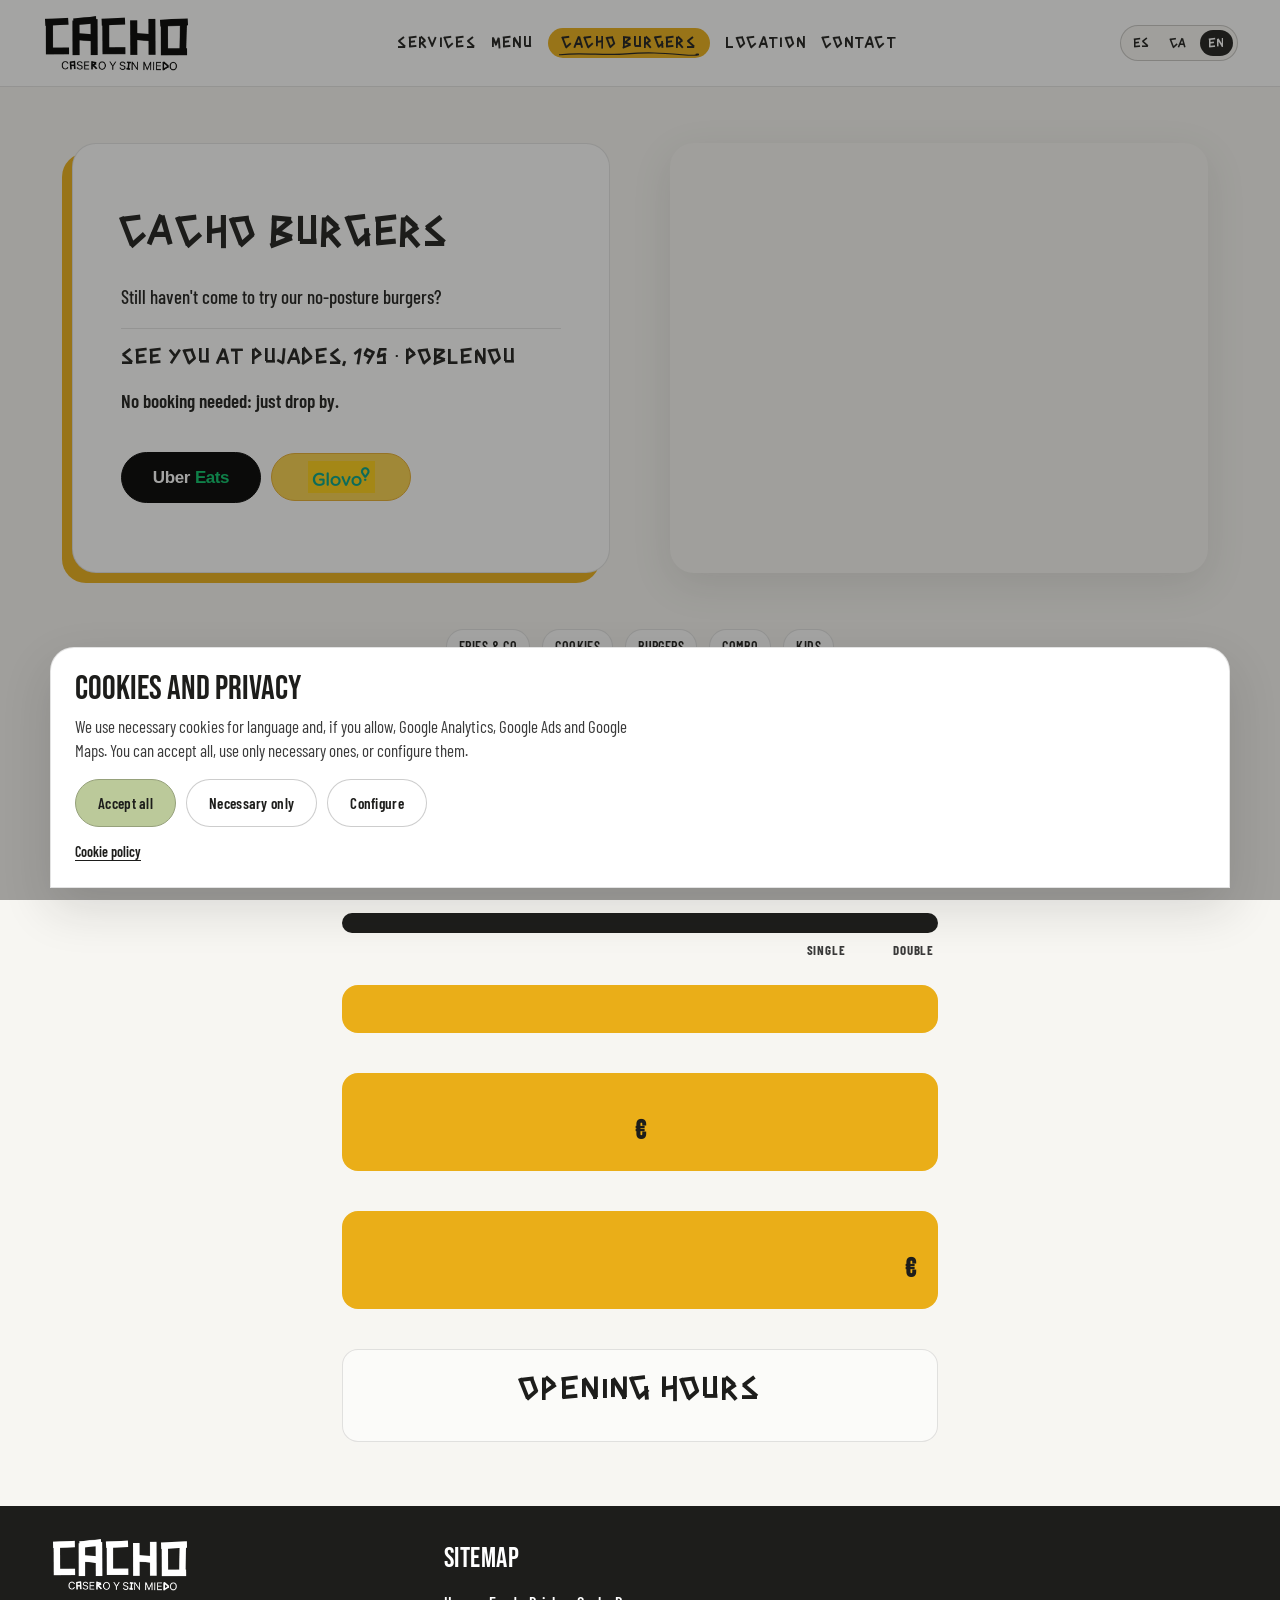
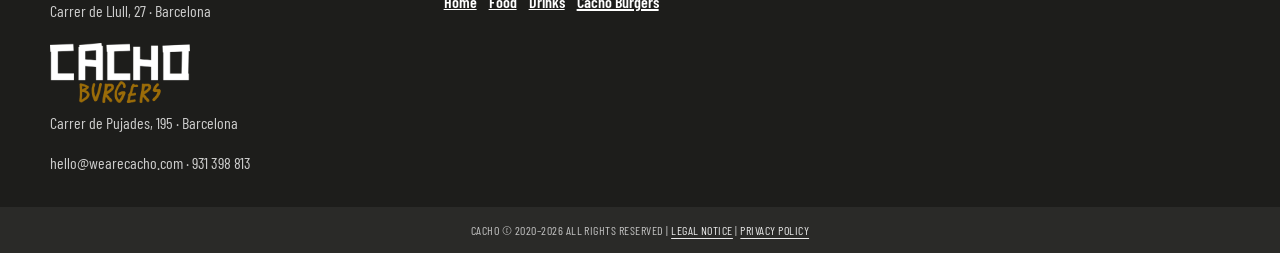
<file: cacho-burgers.html>
<!doctype html>
<html lang="es">
<head>
  <meta charset="utf-8">
  <meta name="viewport" content="width=device-width, initial-scale=1">
  <script src="./consent-mode.js?v=1"></script>
  <link rel="icon" href="./images/BURGUERS-Y-SANDWICH.svg" type="image/svg+xml">
  <link rel="canonical" href="" data-seo-canonical="cacho-burgers.html">
  <title>Cacho Burgers | CACHO</title>
  <meta name="description" content="Carta Cacho Burgers Barcelona — smash burgers, fritas, cookies y menú infantil. Pujades 195 · Poblenou.">
  <meta name="theme-color" content="#1d1d1b">
  <meta property="og:site_name" content="CACHO">
  <meta property="og:type" content="website">
  <meta property="og:url" content="">
  <meta property="og:title" content="Cacho Burgers | CACHO">
  <meta property="og:description" content="Carta Cacho Burgers Barcelona — smash burgers, fritas, cookies y menú infantil. Pujades 195 · Poblenou.">
  <meta property="og:image" content="">
  <meta property="og:image:width" content="1279">
  <meta property="og:image:height" content="1920">
  <meta name="twitter:card" content="summary_large_image">
  <meta name="twitter:title" content="Cacho Burgers | CACHO">
  <meta name="twitter:description" content="Carta Cacho Burgers Barcelona — smash burgers, fritas, cookies y menú infantil. Pujades 195 · Poblenou.">
  <meta name="twitter:image" content="">
  <script src="./site-config.js"></script>
  <script src="./seo-meta.js"></script>
  <script type="application/ld+json" data-seo-jsonld="burgers"></script>
  <link rel="preconnect" href="https://fonts.googleapis.com">
  <link rel="preconnect" href="https://fonts.gstatic.com" crossorigin>
  <link href="https://fonts.googleapis.com/css2?family=Barlow+Condensed:wght@400;500;600;700&family=Bebas+Neue&display=swap" rel="stylesheet">
  <link rel="stylesheet" href="./styles.css?v=politica-privacidad">
</head>
<body class="menu-doc-page menu-doc-page--cacho-burgers" data-menu-page="cachoBurgers">
  <header class="site-header">
    <nav class="nav-shell" data-i18n-aria="navAria" aria-label="Navegación principal">
      <a class="brand" href="./index.html#home" aria-label="CACHO home">
        <img src="images/logo-cacho.png" width="160" height="48" alt="CACHO — casero y sin miedo">
      </a>
      <div class="language-switcher nav-lang" data-i18n-aria="langSwitcherAria" aria-label="Selector de idioma">
        <button type="button" data-lang="es" aria-pressed="true">ES</button>
        <button type="button" data-lang="ca">CA</button>
        <button type="button" data-lang="en">EN</button>
      </div>
      <button class="nav-toggle" type="button" aria-expanded="false" aria-controls="nav-menu" data-i18n-aria="navToggleLabel" aria-label="Abrir menú">
        <span class="nav-toggle-bar" aria-hidden="true"></span>
        <span class="nav-toggle-bar" aria-hidden="true"></span>
        <span class="nav-toggle-bar" aria-hidden="true"></span>
      </button>
      <div id="nav-menu" class="nav-menu">
        <div class="nav-links">
          <a href="./index.html#catering" data-i18n="navBusiness">Servicios</a>
          <a href="./index.html#menu-hub" data-i18n="navMenu">Carta</a>
          <a class="nav-burgers" href="./cacho-burgers.html" aria-current="page" data-i18n="navBurgers">Cacho Burgers</a>
          <a href="./index.html#location" data-i18n="navLocation">Ubicación</a>
          <a href="./index.html#contacto" data-i18n="navContact">Contacto</a>
        </div>
      </div>
    </nav>
  </header>

  <main>
    <section id="cacho-burgers" class="burgers burgers--page">
      <div class="burgers-copy">
        <h1 class="menu-section__title" data-i18n="burgersTitle">Cacho Burgers</h1>
        <div class="burgers-body">
          <p class="burgers-lead" data-i18n="burgersLead">¿Aún no habéis venido a probar nuestras burgers sin postureo?</p>
          <p class="burgers-meet" data-i18n="burgersMeet">Nos vemos en Pujades, 195 · Poblenou</p>
          <p class="burgers-no-booking" data-i18n="burgersNoBooking">Sin reserva: ven cuando quieras.</p>
          <div class="burgers-actions">
            <a class="btn delivery-cta delivery-cta--ubereats" href="https://www.ubereats.com/store-browse-uuid/78b6e2e8-098c-5527-8963-9767c01d6133?diningMode=DELIVERY" target="_blank" rel="noopener noreferrer" aria-label="Uber Eats">
              <span class="ubereats-word ubereats-word--uber">Uber</span><span class="ubereats-word ubereats-word--eats">Eats</span>
            </a>
            <a class="btn delivery-cta delivery-cta--glovo" href="https://glovoapp.com/es/es/barcelona/stores/cacho-barcelona" target="_blank" rel="noopener noreferrer" aria-label="Glovo">
              <img src="images/glovo.png" alt="Glovo" loading="lazy" decoding="async">
            </a>
          </div>
        </div>
      </div>
      <div class="burgers-slider" aria-hidden="true">
        <img src="images/cacho-burger.png" data-i18n-alt="altBurgersSlide1" alt="Terraza de Cacho Burgers en Poblenou" decoding="async">
        <img src="images/_DSC4637.jpg" data-i18n-alt="altBurgersSlide2" alt="Burger, patatas y bebida en Cacho Burgers" loading="lazy" decoding="async">
        <img src="images/_DSC4779.jpg" data-i18n-alt="altBurgersSlide3" alt="Smash burger en Cacho Burgers" loading="lazy" decoding="async">
        <img src="images/_DSC4845.jpg" data-i18n-alt="altBurgersSlide4" alt="Fingers de pollo en Cacho Burgers" loading="lazy" decoding="async">
      </div>
    </section>

    <div class="menu-page menu-page--burgers">
    <nav class="menu-page__nav" aria-label="Secciones de la carta">
      <a href="#fritas" data-i18n="cbNavFries">Fritas &amp; Co</a>
      <a href="#cookies" data-i18n="cbNavCookies">Cookies</a>
      <a href="#burgers" data-i18n="cbNavBurgers">Burgers</a>
      <a href="#combo" data-i18n="cbNavCombo">Combo</a>
      <a href="#kids" data-i18n="cbNavKids">Kids</a>
    </nav>

    <section class="menu-block" id="fritas">
      <h2 class="menu-block__title" data-menu-section="fries" data-menu-field="title"></h2>
      <ul class="menu-list" data-menu-list="fries"></ul>
      <aside class="menu-burgers-panel">
        <h3 class="menu-burgers-panel__title" data-menu-section="fries" data-menu-field="extrasTitle"></h3>
        <ul class="menu-extras__grid" data-menu-extras-list="fries" data-menu-group="extras"></ul>
      </aside>
    </section>

    <section class="menu-block" id="cookies">
      <h2 class="menu-block__title" data-menu-section="cookies" data-menu-field="title"></h2>
      <ul class="menu-list" data-menu-list="cookies"></ul>
    </section>

    <section class="menu-block menu-block--burgers-list" id="burgers">
      <h2 class="menu-block__title" data-menu-section="burgers" data-menu-field="title"></h2>
      <p class="menu-block__sizes menu-block__sizes--burgers"><span data-i18n="cbSizeSimple">Simple</span><span data-i18n="cbSizeDouble">Doble</span></p>
      <ul class="menu-list" data-menu-list="burgers"></ul>
      <aside class="menu-burgers-panel menu-burgers-panel--addons">
        <h3 class="menu-burgers-panel__title" data-menu-section="addons" data-menu-field="title"></h3>
        <ul class="menu-extras__grid" data-menu-extras-list="addons" data-menu-group="extras"></ul>
      </aside>
    </section>

    <section class="menu-block" id="combo">
      <div class="menu-burgers-promo">
        <h2 class="menu-burgers-promo__title" data-menu-item="combo_addon" data-menu-part="name"></h2>
        <p class="menu-burgers-promo__lead" data-menu-item="combo_addon" data-menu-part="lead"></p>
        <p class="menu-burgers-promo__text" data-menu-item="combo_addon" data-menu-part="desc"></p>
        <p class="menu-burgers-promo__price"><span data-menu-item="combo_addon" data-menu-part="priceLabel"></span> <span class="menu-item__price"></span></p>
      </div>
    </section>

    <section class="menu-block" id="kids">
      <div class="menu-burgers-promo menu-burgers-promo--kids">
        <h2 class="menu-block__title" data-menu-section="kids" data-menu-field="title"></h2>
        <p class="menu-burgers-promo__text" data-menu-section="kids" data-menu-field="note"></p>
        <p class="menu-burgers-promo__price menu-burgers-promo__price--solo"><strong data-menu-item="cb_kids" data-menu-part="name"></strong> <span class="menu-item__price"></span></p>
      </div>
    </section>

    <aside class="menu-page__hours" aria-labelledby="cb-hours-title">
      <h2 id="cb-hours-title" class="menu-page__hours-title" data-i18n="cbHoursTitle">Horario</h2>
      <p class="menu-page__hours-lines">
        <span data-sheet-hours="hoursMonWed" data-sheet-hours-scope="burgers" hidden></span>
        <span data-sheet-hours="hoursThuFri" data-sheet-hours-scope="burgers" hidden></span>
        <span data-sheet-hours="hoursWeekend" data-sheet-hours-scope="burgers" hidden></span>
      </p>
    </aside>

    </div>
  </main>

  <aside id="cookie-banner" class="cookie-banner" role="dialog" aria-modal="true" aria-labelledby="cookie-banner-title" hidden>
    <div class="cookie-banner__inner">
      <div class="cookie-banner__view" data-cookie-view="main">
        <h2 id="cookie-banner-title" class="cookie-banner__title" data-i18n="cookieBannerTitle">Cookies y privacidad</h2>
        <p class="cookie-banner__text" data-i18n="cookieBannerText">Usamos cookies necesarias para el idioma y, si lo permites, Google Analytics, Google Ads y Google Maps.</p>
        <div class="cookie-banner__actions">
          <button type="button" class="btn primary" data-cookie-action="accept-all" data-i18n="cookieAcceptAll">Aceptar todas</button>
          <button type="button" class="btn secondary" data-cookie-action="reject" data-i18n="cookieReject">Solo necesarias</button>
          <button type="button" class="btn secondary" data-cookie-action="open-prefs" data-i18n="cookieCustomize">Configurar</button>
        </div>
        <a class="cookie-banner__link" href="./politica-cookies.html" data-i18n="cookieMore">Política de cookies</a>
      </div>
    </div>
  </aside>

  <footer class="footer">
    <div>
      <img class="footer-logo" src="images/logo-cacho.png" width="160" height="60" alt="CACHO">
      <p>Carrer de Llull, 27 · Barcelona</p>
      <img class="footer-logo footer-logo--burgers" src="images/logo-cacho-burgers.png" width="160" height="69" alt="Cacho Burgers">
      <p>Carrer de Pujades, 195 · Barcelona</p>
      <p class="footer-contact">hello@wearecacho.com · 931 398 813</p>
    </div>
    <div>
      <strong data-i18n="footerSitemap">Mapa del sitio</strong>
      <ul class="footer-sitemap">
        <li><a href="./index.html" data-i18n="footerHome">Inicio</a></li>
        <li><a href="./comidas.html" data-i18n="mp_foodMenu">Comidas</a></li>
        <li><a href="./bebidas.html" data-i18n="mp_drinksMenu">Bebidas</a></li>
        <li><a href="./cacho-burgers.html" aria-current="page" data-i18n="cbTape">Cacho Burgers</a></li>
      </ul>
    </div>
  </footer>

  <div class="footer-legal-bar">
    <p>
      <span data-i18n="footerLegalCopyright">CACHO © 2020–2026 TODOS LOS DERECHOS RESERVADOS</span> |
      <a href="./aviso-legal.html" data-i18n="footerLegalNotice">Aviso legal</a> |
      <a href="./politica-privacidad.html" data-i18n="footerLegalPrivacy">Política de privacidad</a>
    </p>
  </div>

  <script src="./menu-i18n.js?v=6"></script>
  <script src="./menu-sheet-config.js?v=2"></script>
  <script src="./menu-render.js?v=4"></script>
  <script src="./menu-sheet.js?v=14"></script>
  <script src="./tracking-config.js?v=2"></script>
  <script src="./script.js?v=gtm-consent"></script>
</body>
</html>
</file>
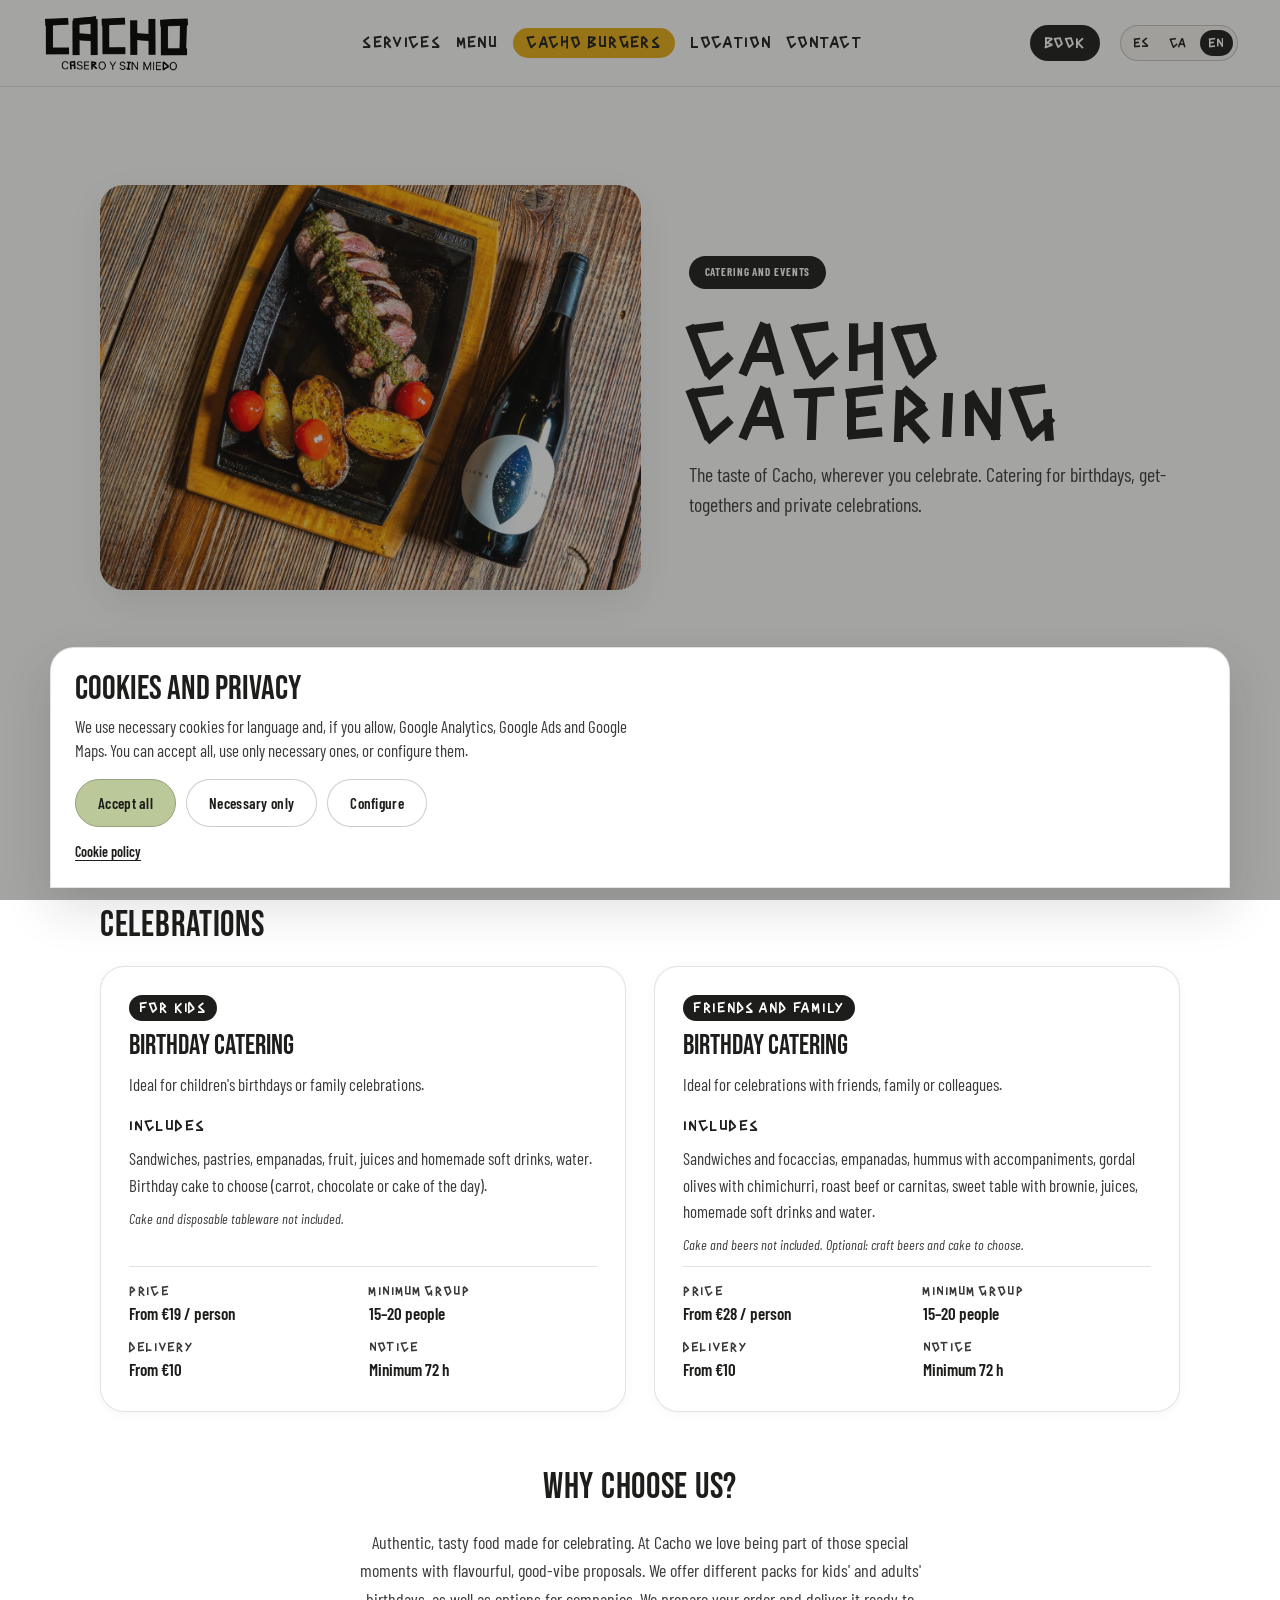
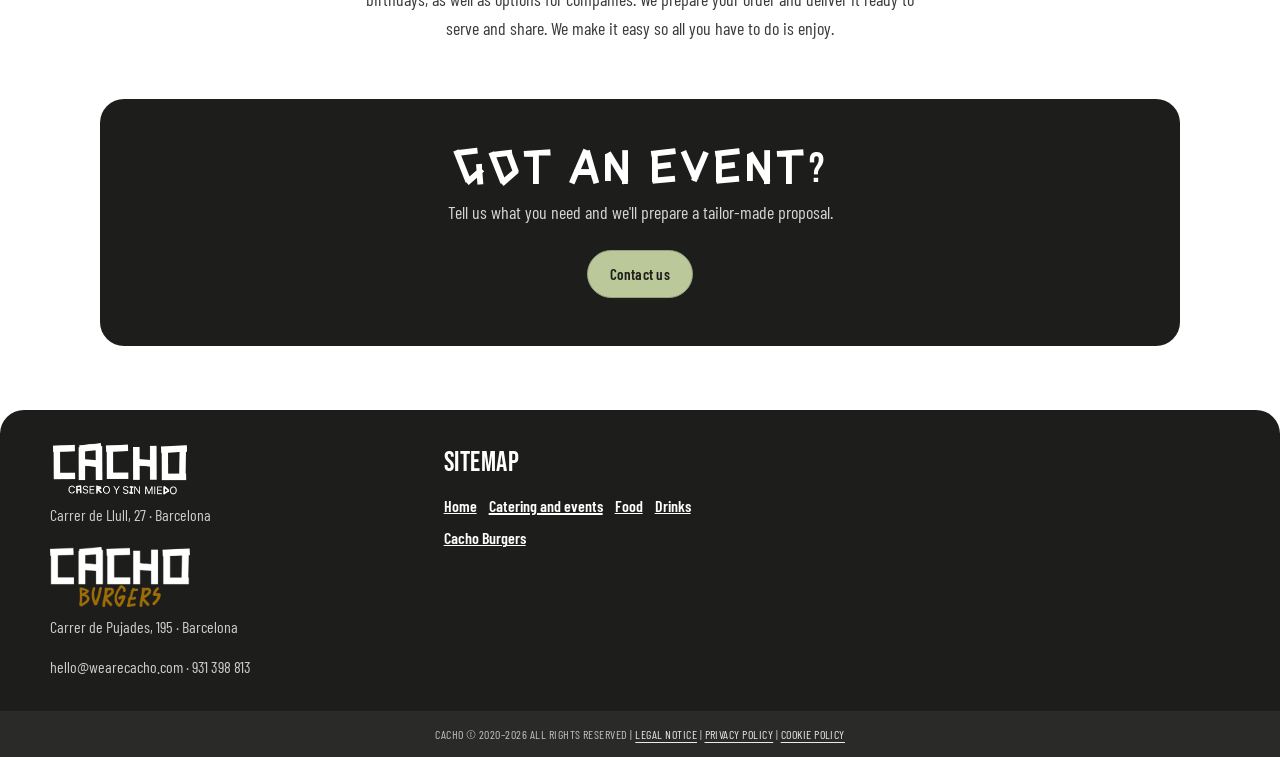
<file: catering.html>
<!doctype html>
<html lang="es">
<head>
  <meta charset="utf-8">
  <meta name="viewport" content="width=device-width, initial-scale=1">
  <script src="./consent-mode.js?v=1"></script>
  <link rel="icon" href="./images/BURGUERS-Y-SANDWICH.svg" type="image/svg+xml">
  <link rel="canonical" href="" data-seo-canonical="catering.html">
  <title>Catering para cumpleaños y celebraciones | CACHO</title>
  <meta name="description" content="Catering CACHO en Barcelona para cumpleaños infantiles y celebraciones con amigos y familia. Te lo llevamos listo para servir y compartir. Desde 19€/persona.">
  <meta name="theme-color" content="#1d1d1b">
  <meta property="og:site_name" content="CACHO">
  <meta property="og:type" content="website">
  <meta property="og:url" content="">
  <meta property="og:title" content="Catering para cumpleaños y celebraciones | CACHO">
  <meta property="og:description" content="Catering CACHO en Barcelona para cumpleaños infantiles y celebraciones con amigos y familia. Te lo llevamos listo para servir y compartir. Desde 19€/persona.">
  <meta property="og:image" content="">
  <meta property="og:image:width" content="1279">
  <meta property="og:image:height" content="1920">
  <meta name="twitter:card" content="summary_large_image">
  <meta name="twitter:title" content="Catering para cumpleaños y celebraciones | CACHO">
  <meta name="twitter:description" content="Catering CACHO en Barcelona para cumpleaños infantiles y celebraciones con amigos y familia. Te lo llevamos listo para servir y compartir. Desde 19€/persona.">
  <meta name="twitter:image" content="">
  <script src="./site-config.js"></script>
  <script src="./seo-meta.js"></script>
  <link rel="preconnect" href="https://fonts.googleapis.com">
  <link rel="preconnect" href="https://fonts.gstatic.com" crossorigin>
  <link href="https://fonts.googleapis.com/css2?family=Barlow+Condensed:wght@400;500;600;700&family=Bebas+Neue&display=swap" rel="stylesheet">
  <link rel="stylesheet" href="./styles.css?v=politica-privacidad">
</head>
<body class="catering-doc-page">
  <header class="site-header">
    <nav class="nav-shell" data-i18n-aria="navAria" aria-label="Navegación principal">
      <a class="brand" href="./index.html#home" aria-label="CACHO home">
        <img src="images/logo-cacho.png" width="160" height="48" alt="CACHO — casero y sin miedo">
      </a>
      <div class="language-switcher nav-lang" data-i18n-aria="langSwitcherAria" aria-label="Selector de idioma">
        <button type="button" data-lang="es" aria-pressed="true">ES</button>
        <button type="button" data-lang="ca">CA</button>
        <button type="button" data-lang="en">EN</button>
      </div>
      <button class="nav-toggle" type="button" aria-expanded="false" aria-controls="nav-menu" data-i18n-aria="navToggleLabel" aria-label="Abrir menú">
        <span class="nav-toggle-bar" aria-hidden="true"></span>
        <span class="nav-toggle-bar" aria-hidden="true"></span>
        <span class="nav-toggle-bar" aria-hidden="true"></span>
      </button>
      <div id="nav-menu" class="nav-menu">
        <div class="nav-links">
          <a href="./index.html#catering" data-i18n="navBusiness">Servicios</a>
          <a href="./index.html#menu-hub" data-i18n="navMenu">Carta</a>
          <a class="nav-burgers" href="./cacho-burgers.html" data-i18n="navBurgers">Cacho Burgers</a>
          <a href="./index.html#location" data-i18n="navLocation">Ubicación</a>
          <a href="./index.html#contacto" data-i18n="navContact">Contacto</a>
        </div>
        <div class="nav-actions">
          <a class="nav-cta" href="./reservas.html" data-i18n="navBook">Reservar</a>
        </div>
      </div>
    </nav>
  </header>

  <main class="catering-page">
    <header class="catering-page__hero">
      <img class="catering-page__hero-img" src="images/cacho-catering.jpg" data-i18n-alt="cateringCard1Title" alt="Cacho Catering" loading="eager" decoding="async">
      <div class="catering-page__hero-copy">
        <p class="tape small" data-i18n="catTape">Catering y eventos</p>
        <h1 data-i18n="catPageTitle">Cacho Catering</h1>
        <p class="catering-page__lead" data-i18n="catLead">El sabor de Cacho, donde tú celebras. Catering para cumpleaños, reuniones y celebraciones privadas.</p>
      </div>
    </header>

    <section class="catering-section" id="quienes-somos">
      <h2 class="catering-section__title" data-i18n="catAboutTitle">¿Quiénes somos?</h2>
      <p class="catering-section__text" data-i18n="catAboutText">En CACHO, somos especialistas en cocina sabrosa, generosa y cercana. Nuestro restaurante es ya un punto de referencia para quienes buscan experiencias gastronómicas auténticas, y ahora llevamos esa misma calidad y calidez también fuera del local, adaptándonos a eventos de todo tipo. Nos encanta formar parte de momentos especiales, desde comidas informales hasta cumpleaños y celebraciones con amigos y familia.</p>
    </section>

    <section class="catering-section" id="celebraciones">
      <h2 class="catering-section__title" data-i18n="catCelebrationsTitle">Celebraciones</h2>
      <div class="catering-packs">
        <article class="catering-pack">
          <p class="catering-pack__tag" data-i18n="catKidsTag">Para niños</p>
          <h3 class="catering-pack__title" data-i18n="catKidsTitle">Catering cumple</h3>
          <p class="catering-pack__desc" data-i18n="catKidsDesc">Ideal para cumpleaños infantiles o celebraciones familiares.</p>
          <p class="catering-pack__includes-label" data-i18n="catIncludes">Incluye</p>
          <p class="catering-pack__includes" data-i18n="catKidsIncludes">Bocadillos, bollería, empanadas, fruta, zumos y refrescos caseros, agua. Tarta de cumpleaños a elegir (zanahoria, chocolate o pastel del día).</p>
          <p class="catering-pack__note" data-i18n="catKidsNote">Tarta y vajilla desechable no incluidas.</p>
          <dl class="catering-pack__meta">
            <div><dt data-i18n="catMetaPrice">Precio</dt><dd data-i18n="catKidsPrice">Desde 19€ / persona</dd></div>
            <div><dt data-i18n="catMetaMin">Grupo mínimo</dt><dd data-i18n="catKidsMin">15–20 personas</dd></div>
            <div><dt data-i18n="catMetaDelivery">Entrega</dt><dd data-i18n="catKidsDelivery">Desde 10€</dd></div>
            <div><dt data-i18n="catMetaNotice">Preaviso</dt><dd data-i18n="catKidsNotice">Mínimo 72 h</dd></div>
          </dl>
        </article>

        <article class="catering-pack">
          <p class="catering-pack__tag" data-i18n="catFriendsTag">Amigos y familia</p>
          <h3 class="catering-pack__title" data-i18n="catFriendsTitle">Catering cumple</h3>
          <p class="catering-pack__desc" data-i18n="catFriendsDesc">Ideal para celebraciones con amigos, familia o compañeros.</p>
          <p class="catering-pack__includes-label" data-i18n="catIncludes">Incluye</p>
          <p class="catering-pack__includes" data-i18n="catFriendsIncludes">Bocadillos y focaccias, empanadas, hummus con acompañamiento, olivas gordales con chimichurri, roast beef o carnitas, mesa dulce con brownie, zumos, refrescos caseros y agua.</p>
          <p class="catering-pack__note" data-i18n="catFriendsNote">Tarta y cervezas no incluidas. Opcional: cervezas artesanales y tarta a elegir.</p>
          <dl class="catering-pack__meta">
            <div><dt data-i18n="catMetaPrice">Precio</dt><dd data-i18n="catFriendsPrice">Desde 28€ / persona</dd></div>
            <div><dt data-i18n="catMetaMin">Grupo mínimo</dt><dd data-i18n="catFriendsMin">15–20 personas</dd></div>
            <div><dt data-i18n="catMetaDelivery">Entrega</dt><dd data-i18n="catFriendsDelivery">Desde 10€</dd></div>
            <div><dt data-i18n="catMetaNotice">Preaviso</dt><dd data-i18n="catFriendsNotice">Mínimo 72 h</dd></div>
          </dl>
        </article>
      </div>
    </section>

    <section class="catering-section catering-section--why">
      <h2 class="catering-section__title" data-i18n="catWhyTitle">¿Por qué elegirnos?</h2>
      <p class="catering-section__text" data-i18n="catWhyText">Cocina auténtica y sabrosa, pensada para celebrar. En Cacho nos gusta formar parte de esos momentos especiales con propuestas llenas de sabor y buen rollo. Ofrecemos diferentes packs para cumpleaños de niños y adultos, además de opciones para empresas. Preparamos tu pedido y te lo llevamos listo para servir y compartir. Te lo ponemos fácil para que tú solo tengas que disfrutar.</p>
    </section>

    <aside class="catering-cta">
      <h2 class="catering-cta__title" data-i18n="catCtaTitle">¿Tienes un evento?</h2>
      <p class="catering-cta__text" data-i18n="catCtaText">Cuéntanos qué necesitas y te preparamos una propuesta a medida.</p>
      <a class="btn primary catering-cta__btn" href="./index.html#contacto" data-i18n="catContactCta">Contacta con nosotros</a>
    </aside>
  </main>

  <aside id="cookie-banner" class="cookie-banner" role="dialog" aria-modal="true" aria-labelledby="cookie-banner-title" hidden>
    <div class="cookie-banner__inner">
      <div class="cookie-banner__view" data-cookie-view="main">
        <h2 id="cookie-banner-title" class="cookie-banner__title" data-i18n="cookieBannerTitle">Cookies y privacidad</h2>
        <p class="cookie-banner__text" data-i18n="cookieBannerText">Usamos cookies necesarias para el idioma y, si lo permites, Google Analytics, Google Ads y Google Maps.</p>
        <div class="cookie-banner__actions">
          <button type="button" class="btn primary" data-cookie-action="accept-all" data-i18n="cookieAcceptAll">Aceptar todas</button>
          <button type="button" class="btn secondary" data-cookie-action="reject" data-i18n="cookieReject">Solo necesarias</button>
          <button type="button" class="btn secondary" data-cookie-action="open-prefs" data-i18n="cookieCustomize">Configurar</button>
        </div>
        <a class="cookie-banner__link" href="./politica-cookies.html" data-i18n="cookieMore">Política de cookies</a>
      </div>
    </div>
  </aside>

  <footer class="footer">
    <div>
      <img class="footer-logo" src="images/logo-cacho.png" width="160" height="60" alt="CACHO">
      <p>Carrer de Llull, 27 · Barcelona</p>
      <img class="footer-logo footer-logo--burgers" src="images/logo-cacho-burgers.png" width="160" height="69" alt="Cacho Burgers">
      <p>Carrer de Pujades, 195 · Barcelona</p>
      <p class="footer-contact">hello@wearecacho.com · 931 398 813</p>
    </div>
    <div>
      <strong data-i18n="footerSitemap">Mapa del sitio</strong>
      <ul class="footer-sitemap">
        <li><a href="./index.html" data-i18n="footerHome">Inicio</a></li>
        <li><a href="./catering.html" aria-current="page" data-i18n="catTape">Catering y eventos</a></li>
        <li><a href="./comidas.html" data-i18n="menuFood">Comidas</a></li>
        <li><a href="./bebidas.html" data-i18n="menuDrinks">Bebidas</a></li>
        <li><a href="./cacho-burgers.html" data-i18n="navBurgers">Cacho Burgers</a></li>
      </ul>
    </div>
  </footer>

  <div class="footer-legal-bar">
    <p>
      <span data-i18n="footerLegalCopyright">CACHO © 2020–2026 TODOS LOS DERECHOS RESERVADOS</span> |
      <a href="./aviso-legal.html" data-i18n="footerLegalNotice">Aviso legal</a> |
      <a href="./politica-privacidad.html" data-i18n="footerLegalPrivacy">Política de privacidad</a> |
      <a href="./politica-cookies.html" data-i18n="footerLegalCookies">Políticas de cookies</a>
    </p>
  </div>

  <script src="./tracking-config.js?v=2"></script>
  <script src="./script.js?v=gtm-consent"></script>
</body>
</html>
</file>
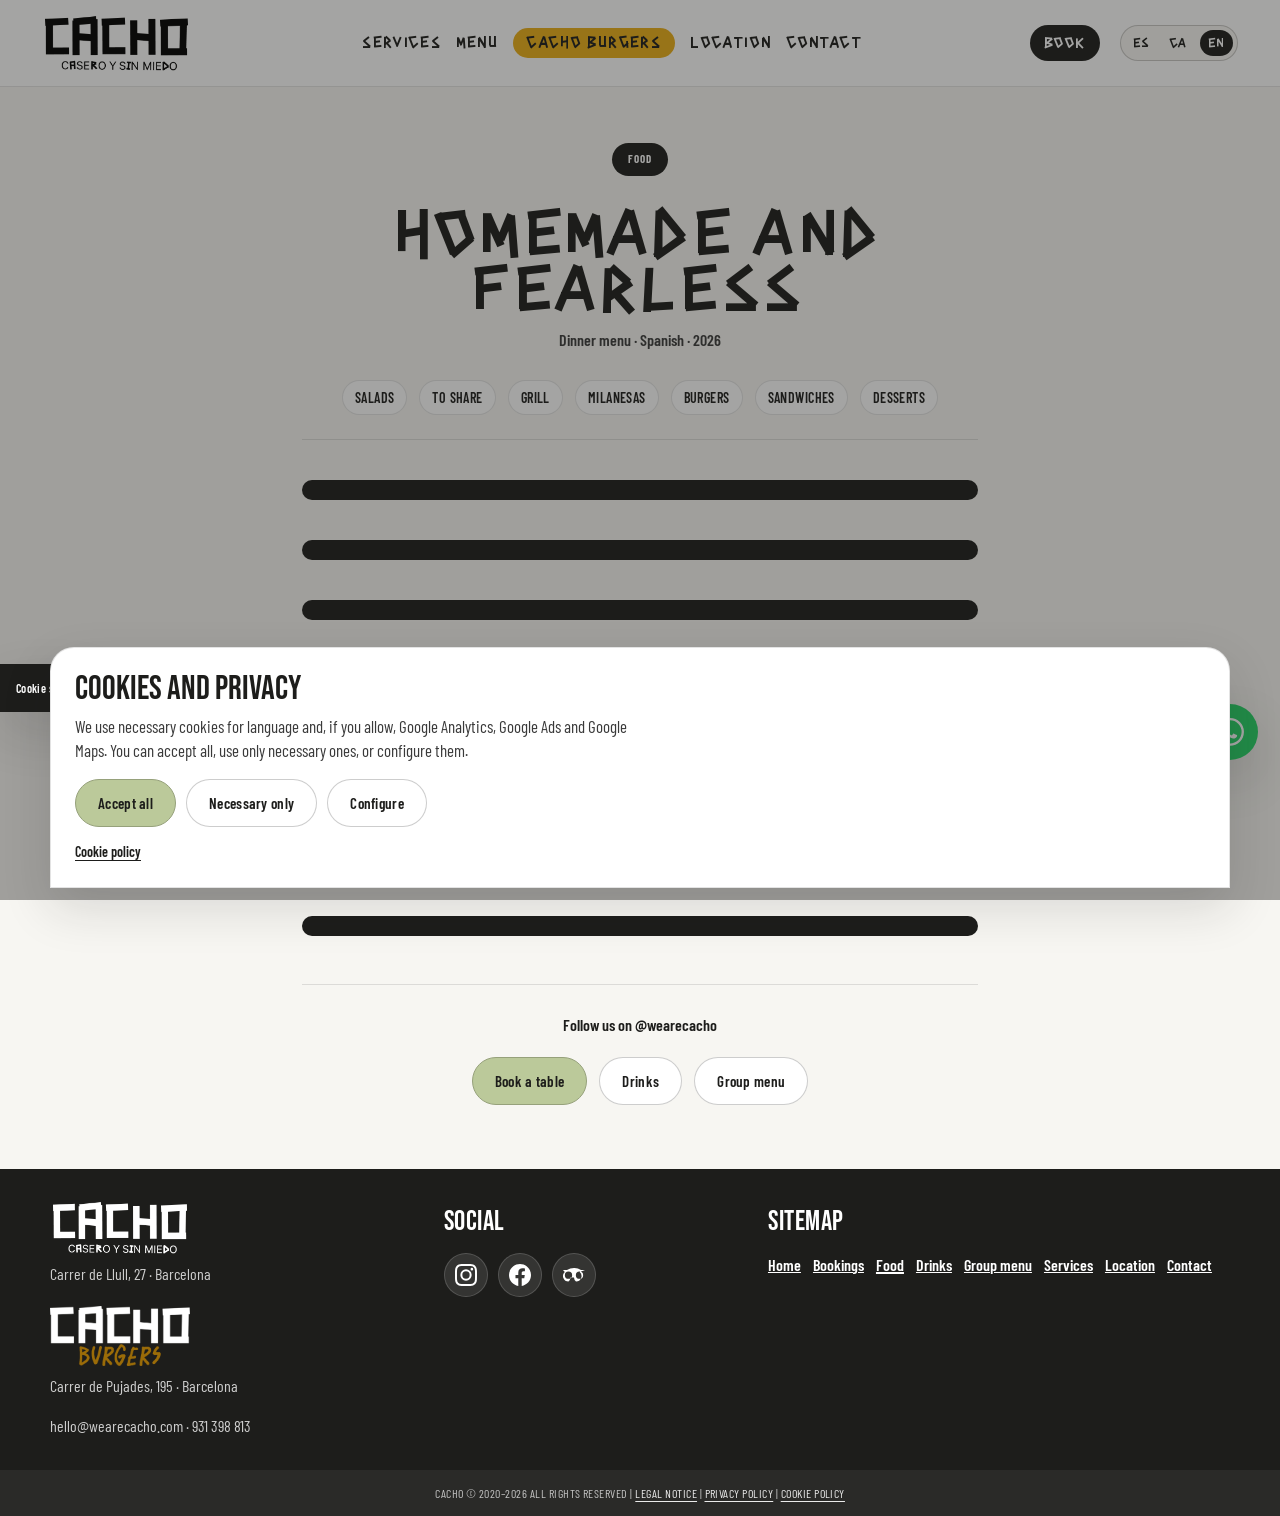
<file: comidas.html>
<!doctype html>
<html lang="es">
<head>
  <meta charset="utf-8">
  <meta name="viewport" content="width=device-width, initial-scale=1">
  <script src="./consent-mode.js?v=1"></script>
  <link rel="icon" href="./images/BURGUERS-Y-SANDWICH.svg" type="image/svg+xml">
  <link rel="canonical" href="" data-seo-canonical="comidas.html">
  <title>Comidas | CACHO</title>
  <meta name="description" content="Menú de comidas CACHO Barcelona — ensaladas, parrilla, milanesas, burgers, sándwiches y postres.">
  <meta name="theme-color" content="#1d1d1b">
  <meta property="og:site_name" content="CACHO">
  <meta property="og:type" content="website">
  <meta property="og:url" content="">
  <meta property="og:title" content="Comidas | CACHO">
  <meta property="og:description" content="Menú de comidas CACHO Barcelona — ensaladas, parrilla, milanesas, burgers, sándwiches y postres.">
  <meta property="og:image" content="">
  <meta property="og:image:width" content="1279">
  <meta property="og:image:height" content="1920">
  <meta name="twitter:card" content="summary_large_image">
  <meta name="twitter:title" content="Comidas | CACHO">
  <meta name="twitter:description" content="Menú de comidas CACHO Barcelona — ensaladas, parrilla, milanesas, burgers, sándwiches y postres.">
  <meta name="twitter:image" content="">
  <script src="./site-config.js"></script>
  <script src="./seo-meta.js"></script>
  <link rel="preconnect" href="https://fonts.googleapis.com">
  <link rel="preconnect" href="https://fonts.gstatic.com" crossorigin>
  <link href="https://fonts.googleapis.com/css2?family=Barlow+Condensed:wght@400;500;600;700&family=Bebas+Neue&display=swap" rel="stylesheet">
  <link rel="stylesheet" href="./styles.css?v=politica-privacidad">
</head>
<body class="menu-doc-page" data-menu-page="dinner">
  <header class="site-header">
    <nav class="nav-shell" data-i18n-aria="navAria" aria-label="Navegación principal">
      <a class="brand" href="./index.html#home" aria-label="CACHO home">
        <img src="images/logo-cacho.png" width="160" height="48" alt="CACHO — casero y sin miedo">
      </a>
      <div class="language-switcher nav-lang" data-i18n-aria="langSwitcherAria" aria-label="Selector de idioma">
        <button type="button" data-lang="es" aria-pressed="true">ES</button>
        <button type="button" data-lang="ca">CA</button>
        <button type="button" data-lang="en">EN</button>
      </div>
      <button class="nav-toggle" type="button" aria-expanded="false" aria-controls="nav-menu" data-i18n-aria="navToggleLabel" aria-label="Abrir menú">
        <span class="nav-toggle-bar" aria-hidden="true"></span>
        <span class="nav-toggle-bar" aria-hidden="true"></span>
        <span class="nav-toggle-bar" aria-hidden="true"></span>
      </button>
      <div id="nav-menu" class="nav-menu">
        <div class="nav-links">
          <a href="./index.html#catering" data-i18n="navBusiness">Servicios</a>
          <a href="./index.html#menu-hub" data-i18n="navMenu">Carta</a>
          <a class="nav-burgers" href="./cacho-burgers.html" data-i18n="navBurgers">Cacho Burgers</a>
          <a href="./index.html#location" data-i18n="navLocation">Ubicación</a>
          <a href="./index.html#contacto" data-i18n="navContact">Contacto</a>
        </div>
        <div class="nav-actions">
          <a class="nav-cta" href="./reservas.html" data-i18n="navBook">Reservar</a>
        </div>
      </div>
    </nav>
  </header>

  <main class="menu-page">
    <header class="menu-page__head">
      <p class="tape small" data-i18n="dinnerTape">Comidas</p>
      <h1 data-i18n="mp_claim">Casero y sin miedo</h1>
      <p class="menu-page__lead" data-i18n="dinnerLead">Menú dinner · Español · 2026</p>
    </header>

    <nav class="menu-page__nav" aria-label="Secciones de la carta">
      <a href="#ensaladas" data-i18n="dinnerNavSalads">Ensaladas</a>
      <a href="#compartir" data-i18n="dinnerNavShare">Para compartir</a>
      <a href="#grill" data-i18n="dinnerNavGrill">Grill</a>
      <a href="#milanesas" data-i18n="dinnerNavMilanese">Milanesas</a>
      <a href="#burgers" data-i18n="dinnerNavBurgers">Burgers</a>
      <a href="#sandwiches" data-i18n="dinnerNavSandwiches">Sándwiches</a>
      <a href="#dulces" data-i18n="dinnerNavDesserts">Dulces</a>
    </nav>

    <section class="menu-block" id="ensaladas">
      <h2 class="menu-block__title" data-menu-section="salads" data-menu-field="title"></h2>
      <p class="menu-block__note" data-menu-section="salads" data-menu-field="note"></p>
      <ul class="menu-list" data-menu-list="salads"></ul>
    </section>

    <section class="menu-block" id="compartir">
      <h2 class="menu-block__title" data-menu-section="share" data-menu-field="title"></h2>
      <ul class="menu-list" data-menu-list="share"></ul>
    </section>

    <section class="menu-block" id="grill">
      <h2 class="menu-block__title" data-menu-section="grill" data-menu-field="title"></h2>
      <p class="menu-block__note" data-menu-section="grill" data-menu-field="note"></p>
      <ul class="menu-list" data-menu-list="grill"></ul>
    </section>

    <section class="menu-block" id="milanesas">
      <h2 class="menu-block__title" data-menu-section="milanese" data-menu-field="title"></h2>
      <p class="menu-block__note" data-menu-section="milanese" data-menu-field="note"></p>
      <ul class="menu-list" data-menu-list="milanese"></ul>
    </section>

    <section class="menu-block menu-block--burgers" id="burgers">
      <h2 class="menu-block__title" data-menu-section="burgers" data-menu-field="title"></h2>
      <ul class="menu-list" data-menu-list="burgers"></ul>
      <aside class="menu-extras">
        <h3 class="menu-extras__title" data-menu-section="burgers" data-menu-field="extrasTitle"></h3>
        <p class="menu-extras__lead" data-menu-section="burgers" data-menu-field="extrasLead"></p>
        <ul class="menu-extras__grid" data-menu-extras-list="burgers" data-menu-group="extras"></ul>
      </aside>
    </section>

    <section class="menu-block" id="sandwiches">
      <h2 class="menu-block__title" data-menu-section="sandwiches" data-menu-field="title"></h2>
      <p class="menu-block__note" data-menu-section="sandwiches" data-menu-field="note"></p>
      <ul class="menu-list" data-menu-list="sandwiches"></ul>
    </section>

    <section class="menu-block" id="dulces">
      <h2 class="menu-block__title" data-menu-section="desserts" data-menu-field="title"></h2>
      <p class="menu-block__note" data-menu-section="desserts" data-menu-field="note"></p>
      <ul class="menu-list" data-menu-list="desserts"></ul>
    </section>

    <footer class="menu-page__foot">
      <p><span data-i18n="mp_follow">Síguenos en</span> <a href="https://www.instagram.com/wearecacho/" target="_blank" rel="noopener noreferrer">@wearecacho</a></p>
      <div class="menu-page__links">
        <a class="btn primary" href="./reservas.html" data-i18n="mp_book">Reservar mesa</a>
        <a class="btn secondary" href="./bebidas.html" data-i18n="mp_drinksMenu">Bebidas</a>
        <a class="btn secondary" href="./menu-grupos.html" data-i18n="mp_groupsMenu">Menú grupos</a>
      </div>
    </footer>
  </main>

  <aside id="cookie-banner" class="cookie-banner" role="dialog" aria-modal="true" aria-labelledby="cookie-banner-title" hidden>
    <div class="cookie-banner__inner">
      <div class="cookie-banner__view" data-cookie-view="main">
        <h2 id="cookie-banner-title" class="cookie-banner__title" data-i18n="cookieBannerTitle">Cookies y privacidad</h2>
        <p class="cookie-banner__text" data-i18n="cookieBannerText">Usamos cookies necesarias para el idioma y, si lo permites, Google Analytics, Google Ads y Google Maps. Puedes aceptar todas, usar solo las necesarias o configurarlas.</p>
        <div class="cookie-banner__actions">
          <button type="button" class="btn primary" data-cookie-action="accept-all" data-i18n="cookieAcceptAll">Aceptar todas</button>
          <button type="button" class="btn secondary" data-cookie-action="reject" data-i18n="cookieReject">Solo necesarias</button>
          <button type="button" class="btn secondary" data-cookie-action="open-prefs" data-i18n="cookieCustomize">Configurar</button>
        </div>
        <a class="cookie-banner__link" href="./politica-cookies.html" data-i18n="cookieMore">Política de cookies</a>
      </div>
      <div class="cookie-banner__view" data-cookie-view="prefs" hidden>
        <h2 class="cookie-banner__title" data-i18n="cookiePrefsTitle">Preferencias de cookies</h2>
        <ul class="cookie-prefs">
          <li class="cookie-prefs__item cookie-prefs__item--locked">
            <label>
              <input type="checkbox" checked disabled>
              <span>
                <strong data-i18n="cookiePrefEssential">Necesarias</strong>
                <small data-i18n="cookiePrefEssentialDesc">Idioma y funcionamiento básico del sitio.</small>
              </span>
            </label>
          </li>
          <li class="cookie-prefs__item">
            <label>
              <input type="checkbox" data-cookie-pref="analytics">
              <span>
                <strong data-i18n="cookiePrefAnalytics">Analítica (Google Analytics)</strong>
                <small data-i18n="cookiePrefAnalyticsDesc">Nos ayuda a entender cómo se usa la web.</small>
              </span>
            </label>
          </li>
          <li class="cookie-prefs__item">
            <label>
              <input type="checkbox" data-cookie-pref="marketing">
              <span>
                <strong data-i18n="cookiePrefMarketing">Marketing (Google Ads)</strong>
                <small data-i18n="cookiePrefMarketingDesc">Mide campañas y conversiones de anuncios.</small>
              </span>
            </label>
          </li>
          <li class="cookie-prefs__item">
            <label>
              <input type="checkbox" data-cookie-pref="maps">
              <span>
                <strong data-i18n="cookiePrefMaps">Mapa (Google Maps)</strong>
                <small data-i18n="cookiePrefMapsDesc">Muestra el mapa de ubicación embebido.</small>
              </span>
            </label>
          </li>
        </ul>
        <div class="cookie-banner__actions">
          <button type="button" class="btn primary" data-cookie-action="save-prefs" data-i18n="cookieSave">Guardar preferencias</button>
          <button type="button" class="btn secondary" data-cookie-action="back" data-i18n="cookieBack">Volver</button>
        </div>
      </div>
    </div>
  </aside>

  <div class="mobile-bottom-bar" data-i18n-aria="mobileBarAria" aria-label="Acciones rápidas">
    <button type="button" class="cookie-settings-fab" data-cookie-manage data-i18n="cookieSettingsFab">Ajustes cookies</button>
    <a class="mobile-cta btn primary" href="./reservas.html" data-i18n="bookTable">Reservar mesa</a>
    <a class="whatsapp" href="https://wa.me/34666979855" target="_blank" rel="noopener noreferrer" data-i18n-aria="whatsappAria" aria-label="Contactar por WhatsApp">
      <svg class="whatsapp-icon" viewBox="0 0 24 24" aria-hidden="true" focusable="false">
        <path fill="currentColor" d="M17.472 14.382c-.297-.149-1.758-.867-2.03-.967-.273-.099-.471-.148-.67.15-.197.297-.767.966-.94 1.164-.173.199-.347.223-.644.075-.297-.15-1.255-.463-2.39-1.475-.883-.788-1.48-1.761-1.653-2.059-.173-.297-.018-.458.13-.606.134-.133.298-.347.446-.52.149-.174.198-.298.298-.497.099-.198.05-.371-.025-.52-.075-.149-.669-1.612-.916-2.207-.242-.579-.487-.5-.669-.51-.173-.008-.371-.01-.57-.01-.198 0-.52.074-.792.372-.272.297-1.04 1.016-1.04 2.479 0 1.462 1.065 2.875 1.213 3.074.149.198 2.096 3.2 5.077 4.487.709.306 1.262.489 1.694.625.712.227 1.36.195 1.871.118.571-.085 1.758-.719 2.006-1.413.248-.694.248-1.289.173-1.413-.074-.124-.272-.198-.57-.347m-5.421 7.403h-.004a9.87 9.87 0 01-5.031-1.378l-.361-.214-3.741.982.998-3.648-.235-.374a9.86 9.86 0 01-1.51-5.26c.001-5.45 4.436-9.884 9.888-9.884 2.64 0 5.122 1.03 6.988 2.898a9.825 9.825 0 012.893 6.994c-.003 5.45-4.435 9.884-9.881 9.884m8.413-18.297A11.815 11.815 0 0012.05 0C5.495 0 .16 5.335.157 11.892c0 2.096.547 4.142 1.588 5.945L.057 24l6.305-1.654a11.882 11.882 0 005.683 1.448h.005c6.554 0 11.89-5.335 11.893-11.893a11.821 11.821 0 00-3.48-8.413z"/>
      </svg>
    </a>
  </div>

  <footer class="footer">
    <div>
      <img class="footer-logo" src="images/logo-cacho.png" width="160" height="60" alt="CACHO">
      <p>Carrer de Llull, 27 · Barcelona</p>
      <img class="footer-logo footer-logo--burgers" src="images/logo-cacho-burgers.png" width="160" height="69" alt="Cacho Burgers">
      <p>Carrer de Pujades, 195 · Barcelona</p>
      <p class="footer-contact">hello@wearecacho.com · 931 398 813</p>
    </div>
    <div>
      <strong data-i18n="footerNetworks">Redes</strong>
      <ul class="footer-social">
        <li>
          <a class="footer-social__link" href="https://www.instagram.com/wearecacho/" target="_blank" rel="noopener noreferrer" data-i18n-aria="footerSocialInstagram" aria-label="Instagram">
            <svg class="footer-social__icon" viewBox="0 0 24 24" aria-hidden="true" focusable="false"><path fill="currentColor" d="M12 2.163c3.204 0 3.584.012 4.85.07 3.252.148 4.771 1.691 4.919 4.919.058 1.265.069 1.645.069 4.849 0 3.205-.012 3.584-.069 4.849-.149 3.225-1.664 4.771-4.919 4.919-1.266.058-1.644.07-4.85.07-3.204 0-3.584-.012-4.849-.07-3.26-.149-4.771-1.699-4.919-4.92-.058-1.265-.07-1.644-.07-4.849 0-3.204.013-3.583.07-4.849.149-3.227 1.664-4.771 4.919-4.919 1.266-.057 1.645-.069 4.849-.069zM12 0C8.741 0 8.333.014 7.053.072 2.695.272.273 2.69.073 7.052.014 8.333 0 8.741 0 12c0 3.259.014 3.668.072 4.948.2 4.358 2.618 6.78 6.98 6.98 1.281.058 1.689.072 4.948.072 3.259 0 3.668-.014 4.948-.072 4.354-.2 6.782-2.618 6.979-6.98.059-1.28.073-1.689.073-4.948 0-3.259-.014-3.667-.072-4.947-.196-4.354-2.617-6.78-6.979-6.98-1.281-.059-1.69-.073-4.949-.073zm0 5.838a6.162 6.162 0 1 0 0 12.324 6.162 6.162 0 0 0 0-12.324zM12 16a4 4 0 1 1 0-8 4 4 0 0 1 0 8zm7.846-10.405a1.44 1.44 0 1 1-2.881 0 1.44 1.44 0 0 1 2.881 0z"/></svg>
          </a>
        </li>
        <li>
          <a class="footer-social__link" href="https://www.facebook.com/CACHO-110555300531308" target="_blank" rel="noopener noreferrer" data-i18n-aria="footerSocialFacebook" aria-label="Facebook">
            <svg class="footer-social__icon" viewBox="0 0 24 24" aria-hidden="true" focusable="false"><path fill="currentColor" d="M24 12.073c0-6.627-5.373-12-12-12s-12 5.373-12 12c0 5.99 4.388 10.954 10.125 11.854v-8.385H7.078v-3.47h3.047V9.43c0-3.007 1.792-4.669 4.533-4.669 1.312 0 2.686.235 2.686.235v2.953H15.83c-1.491 0-1.956.925-1.956 1.874v2.25h3.328l-.532 3.47h-2.796v8.385C19.612 23.027 24 18.062 24 12.073z"/></svg>
          </a>
        </li>
        <li>
          <a class="footer-social__link" href="https://www.tripadvisor.es/Restaurant_Review-g187497-d20861655-Reviews-Cacho-Barcelona_Catalonia.html" target="_blank" rel="noopener noreferrer" data-i18n-aria="footerSocialTripadvisor" aria-label="Tripadvisor">
            <svg class="footer-social__icon" viewBox="0 0 24 24" aria-hidden="true" focusable="false"><path fill="currentColor" d="M12.006 4.295c-2.67 0-5.338.784-7.645 2.353H0l1.963 2.135a5.997 5.997 0 0 0 4.04 10.43 5.976 5.976 0 0 0 2.174-4.35 11.934 11.934 0 0 1 1.86-.151c.664 0 1.313.05 1.943.151a5.958 5.958 0 0 0 2.178 4.353 5.977 5.977 0 0 0 4.036-10.432L24 6.648h-4.35a12.078 12.078 0 0 0-7.644-2.353zM6.003 16.14a3.975 3.975 0 1 1 0-7.95 3.975 3.975 0 0 1 0 7.95zm11.994 0a3.975 3.975 0 1 1 0-7.95 3.975 3.975 0 0 1 0 7.95z"/></svg>
          </a>
        </li>
      </ul>
    </div>
    <div>
      <strong data-i18n="footerSitemap">Mapa del sitio</strong>
      <ul class="footer-sitemap">
        <li><a href="./index.html" data-i18n="footerHome">Inicio</a></li>
        <li><a href="./reservas.html" data-i18n="footerReservations">Reservas</a></li>
        <li><a href="./comidas.html" aria-current="page" data-i18n="menuFood">Comidas</a></li>
        <li><a href="./bebidas.html" data-i18n="menuDrinks">Bebidas</a></li>
        <li><a href="./menu-grupos.html" data-i18n="menuGroups">Menú grupos</a></li>
        <li><a href="./index.html#catering" data-i18n="navBusiness">Servicios</a></li>
        <li><a href="./index.html#location" data-i18n="navLocation">Ubicación</a></li>
        <li><a href="./index.html#contacto" data-i18n="footerContact">Contacto</a></li>
      </ul>
    </div>
  </footer>

  <div class="footer-legal-bar">
    <p>
      <span data-i18n="footerLegalCopyright">CACHO © 2020–2026 TODOS LOS DERECHOS RESERVADOS</span> |
      <a href="./aviso-legal.html" data-i18n="footerLegalNotice">Aviso legal</a> |
      <a href="./politica-privacidad.html" data-i18n="footerLegalPrivacy">Política de privacidad</a> |
      <a href="./politica-cookies.html" data-i18n="footerLegalCookies">Políticas de cookies</a>
    </p>
  </div>

  <script src="./menu-i18n.js?v=1"></script>
  <script src="./menu-sheet-config.js?v=2"></script>
  <script src="./menu-render.js?v=2"></script>
  <script src="./menu-sheet.js?v=11"></script>
  <script src="./tracking-config.js?v=2"></script>
  <script src="./script.js?v=gtm-consent"></script>
</body>
</html>
</file>
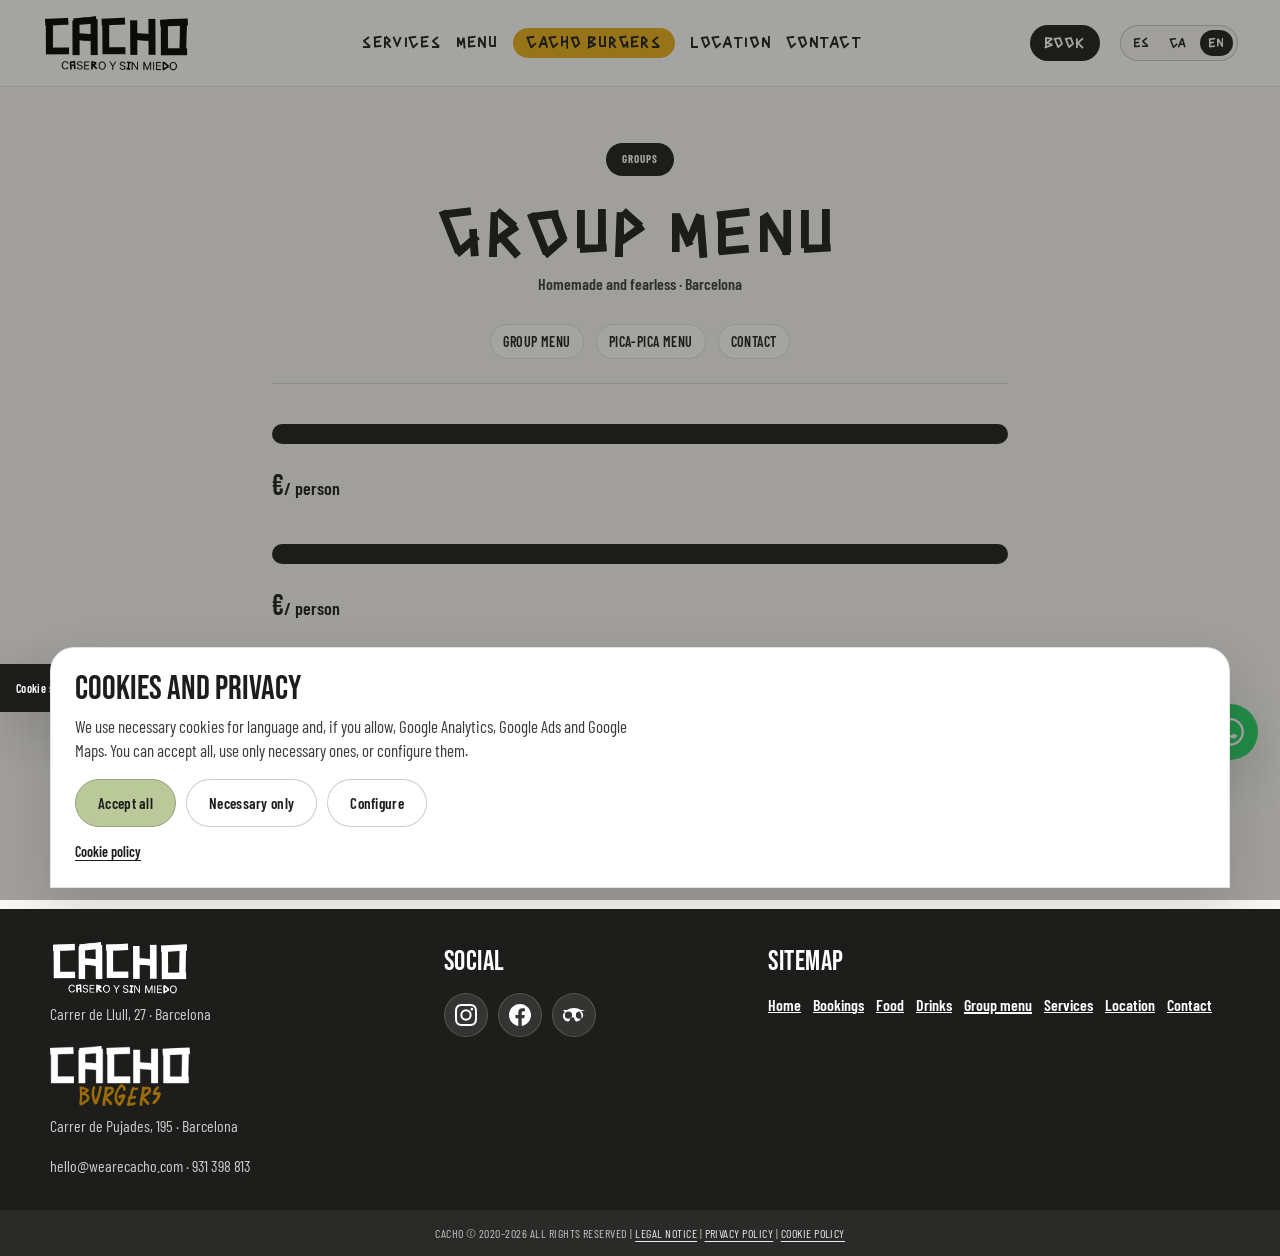
<file: menu-grupos.html>
<!doctype html>
<html lang="es">
<head>
  <meta charset="utf-8">
  <meta name="viewport" content="width=device-width, initial-scale=1">
  <script src="./consent-mode.js?v=1"></script>
  <link rel="icon" href="./images/BURGUERS-Y-SANDWICH.svg" type="image/svg+xml">
  <link rel="canonical" href="" data-seo-canonical="menu-grupos.html">
  <title>Menú grupos | CACHO</title>
  <meta name="description" content="Menús para grupos en CACHO Barcelona — menú grupos y menú pica pica.">
  <meta name="theme-color" content="#1d1d1b">
  <meta property="og:site_name" content="CACHO">
  <meta property="og:type" content="website">
  <meta property="og:url" content="">
  <meta property="og:title" content="Menú grupos | CACHO">
  <meta property="og:description" content="Menús para grupos en CACHO Barcelona — menú grupos y menú pica pica.">
  <meta property="og:image" content="">
  <meta property="og:image:width" content="1279">
  <meta property="og:image:height" content="1920">
  <meta name="twitter:card" content="summary_large_image">
  <meta name="twitter:title" content="Menú grupos | CACHO">
  <meta name="twitter:description" content="Menús para grupos en CACHO Barcelona — menú grupos y menú pica pica.">
  <meta name="twitter:image" content="">
  <script src="./site-config.js"></script>
  <script src="./seo-meta.js"></script>
  <link rel="preconnect" href="https://fonts.googleapis.com">
  <link rel="preconnect" href="https://fonts.gstatic.com" crossorigin>
  <link href="https://fonts.googleapis.com/css2?family=Barlow+Condensed:wght@400;500;600;700&family=Bebas+Neue&display=swap" rel="stylesheet">
  <link rel="stylesheet" href="./styles.css?v=politica-privacidad">
</head>
<body class="menu-doc-page" data-menu-page="groups">
  <header class="site-header">
    <nav class="nav-shell" data-i18n-aria="navAria" aria-label="Navegación principal">
      <a class="brand" href="./index.html#home" aria-label="CACHO home">
        <img src="images/logo-cacho.png" width="160" height="48" alt="CACHO — casero y sin miedo">
      </a>
      <div class="language-switcher nav-lang" data-i18n-aria="langSwitcherAria" aria-label="Selector de idioma">
        <button type="button" data-lang="es" aria-pressed="true">ES</button>
        <button type="button" data-lang="ca">CA</button>
        <button type="button" data-lang="en">EN</button>
      </div>
      <button class="nav-toggle" type="button" aria-expanded="false" aria-controls="nav-menu" data-i18n-aria="navToggleLabel" aria-label="Abrir menú">
        <span class="nav-toggle-bar" aria-hidden="true"></span>
        <span class="nav-toggle-bar" aria-hidden="true"></span>
        <span class="nav-toggle-bar" aria-hidden="true"></span>
      </button>
      <div id="nav-menu" class="nav-menu">
        <div class="nav-links">
          <a href="./index.html#catering" data-i18n="navBusiness">Servicios</a>
          <a href="./index.html#menu-hub" data-i18n="navMenu">Carta</a>
          <a class="nav-burgers" href="./cacho-burgers.html" data-i18n="navBurgers">Cacho Burgers</a>
          <a href="./index.html#location" data-i18n="navLocation">Ubicación</a>
          <a href="./index.html#contacto" data-i18n="navContact">Contacto</a>
        </div>
        <div class="nav-actions">
          <a class="nav-cta" href="./reservas.html" data-i18n="navBook">Reservar</a>
        </div>
      </div>
    </nav>
  </header>

  <main class="menu-page menu-page--wide">
    <header class="menu-page__head">
      <p class="tape small" data-i18n="groupsTape">Grupos</p>
      <h1 data-i18n="groupsTitle">Menú para grupos</h1>
      <p class="menu-page__lead" data-i18n="groupsLead">Casero y sin miedo · Barcelona</p>
    </header>

    <nav class="menu-page__nav" aria-label="Menús de grupo">
      <a href="#menu-grupos" data-i18n="groupsNavFull">Menú grupos</a>
      <a href="#pica-pica" data-i18n="groupsNavPica">Menú pica pica</a>
      <a href="#contacto-grupos" data-i18n="groupsNavContact">Contacto</a>
    </nav>

    <section class="menu-block" id="menu-grupos">
      <h2 class="menu-block__title" data-menu-section="full" data-menu-field="title"></h2>
      <p class="menu-block__note" data-menu-section="full" data-menu-field="note"></p>
      <p class="menu-package-price"><span class="menu-package-price__amount" data-package-id="package_full"></span><span class="menu-package-price__unit" data-i18n="pricePerPerson">/ persona</span></p>
      <ul class="menu-list menu-list--plain" data-menu-list="full" data-menu-group="starter"></ul>
      <p class="menu-block__note" data-menu-section="full" data-menu-field="mainNote"></p>
      <h3 class="menu-subtitle" data-menu-section="full" data-menu-field="mainTitle"></h3>
      <ul class="menu-list menu-list--plain" data-menu-list="full" data-menu-group="main"></ul>
      <h3 class="menu-subtitle" data-menu-section="full" data-menu-field="dessertTitle"></h3>
      <ul class="menu-list menu-list--plain" data-menu-list="full" data-menu-group="dessert"></ul>
      <h3 class="menu-subtitle" data-menu-section="full" data-menu-field="drinkTitle"></h3>
      <p class="menu-block__note" data-menu-section="full" data-menu-field="drinkNote"></p>
      <ul class="menu-list menu-list--plain" data-menu-list="full" data-menu-group="drink"></ul>
    </section>

    <section class="menu-block" id="pica-pica">
      <h2 class="menu-block__title" data-menu-section="pica" data-menu-field="title"></h2>
      <p class="menu-block__note" data-menu-section="pica" data-menu-field="note"></p>
      <p class="menu-package-price"><span class="menu-package-price__amount" data-package-id="package_pica"></span><span class="menu-package-price__unit" data-i18n="pricePerPerson">/ persona</span></p>
      <h3 class="menu-subtitle" data-menu-section="pica" data-menu-field="foodTitle"></h3>
      <ul class="menu-list menu-list--plain" data-menu-list="pica" data-menu-group="food"></ul>
      <h3 class="menu-subtitle" data-menu-section="pica" data-menu-field="dessertTitle"></h3>
      <p class="menu-block__note" data-menu-section="pica" data-menu-field="dessertNote"></p>
      <ul class="menu-list menu-list--plain" data-menu-list="pica" data-menu-group="dessert"></ul>
      <h3 class="menu-subtitle" data-menu-section="pica" data-menu-field="drinkTitle"></h3>
      <p class="menu-block__note" data-menu-section="pica" data-menu-field="drinkNote"></p>
      <ul class="menu-list menu-list--plain" data-menu-list="pica" data-menu-group="drink"></ul>
    </section>

    <section class="menu-block menu-block--contact" id="contacto-grupos">
      <h2 class="menu-block__title" data-menu-section="full" data-menu-field="contactTitle"></h2>
      <p class="menu-contact-text">
        <span data-menu-section="full" data-menu-field="contactText"></span>
        <a href="mailto:hello@wearecacho.com">hello@wearecacho.com</a>
        <span data-menu-section="full" data-menu-field="contactTextEnd"></span>
      </p>
    </section>

    <footer class="menu-page__foot">
      <div class="menu-page__links">
        <a class="btn primary" href="./reservas.html" data-i18n="mp_book">Reservar mesa</a>
        <a class="btn secondary" href="./comidas.html" data-i18n="mp_foodMenu">Comidas</a>
        <a class="btn secondary" href="./bebidas.html" data-i18n="mp_drinksMenu">Carta bebidas</a>
      </div>
    </footer>
  </main>

  <aside id="cookie-banner" class="cookie-banner" role="dialog" aria-modal="true" aria-labelledby="cookie-banner-title" hidden>
    <div class="cookie-banner__inner">
      <div class="cookie-banner__view" data-cookie-view="main">
        <h2 id="cookie-banner-title" class="cookie-banner__title" data-i18n="cookieBannerTitle">Cookies y privacidad</h2>
        <p class="cookie-banner__text" data-i18n="cookieBannerText">Usamos cookies necesarias para el idioma y, si lo permites, Google Analytics, Google Ads y Google Maps. Puedes aceptar todas, usar solo las necesarias o configurarlas.</p>
        <div class="cookie-banner__actions">
          <button type="button" class="btn primary" data-cookie-action="accept-all" data-i18n="cookieAcceptAll">Aceptar todas</button>
          <button type="button" class="btn secondary" data-cookie-action="reject" data-i18n="cookieReject">Solo necesarias</button>
          <button type="button" class="btn secondary" data-cookie-action="open-prefs" data-i18n="cookieCustomize">Configurar</button>
        </div>
        <a class="cookie-banner__link" href="./politica-cookies.html" data-i18n="cookieMore">Política de cookies</a>
      </div>
      <div class="cookie-banner__view" data-cookie-view="prefs" hidden>
        <h2 class="cookie-banner__title" data-i18n="cookiePrefsTitle">Preferencias de cookies</h2>
        <ul class="cookie-prefs">
          <li class="cookie-prefs__item cookie-prefs__item--locked">
            <label>
              <input type="checkbox" checked disabled>
              <span>
                <strong data-i18n="cookiePrefEssential">Necesarias</strong>
                <small data-i18n="cookiePrefEssentialDesc">Idioma y funcionamiento básico del sitio.</small>
              </span>
            </label>
          </li>
          <li class="cookie-prefs__item">
            <label>
              <input type="checkbox" data-cookie-pref="analytics">
              <span>
                <strong data-i18n="cookiePrefAnalytics">Analítica (Google Analytics)</strong>
                <small data-i18n="cookiePrefAnalyticsDesc">Nos ayuda a entender cómo se usa la web.</small>
              </span>
            </label>
          </li>
          <li class="cookie-prefs__item">
            <label>
              <input type="checkbox" data-cookie-pref="marketing">
              <span>
                <strong data-i18n="cookiePrefMarketing">Marketing (Google Ads)</strong>
                <small data-i18n="cookiePrefMarketingDesc">Mide campañas y conversiones de anuncios.</small>
              </span>
            </label>
          </li>
          <li class="cookie-prefs__item">
            <label>
              <input type="checkbox" data-cookie-pref="maps">
              <span>
                <strong data-i18n="cookiePrefMaps">Mapa (Google Maps)</strong>
                <small data-i18n="cookiePrefMapsDesc">Muestra el mapa de ubicación embebido.</small>
              </span>
            </label>
          </li>
        </ul>
        <div class="cookie-banner__actions">
          <button type="button" class="btn primary" data-cookie-action="save-prefs" data-i18n="cookieSave">Guardar preferencias</button>
          <button type="button" class="btn secondary" data-cookie-action="back" data-i18n="cookieBack">Volver</button>
        </div>
      </div>
    </div>
  </aside>

  <div class="mobile-bottom-bar" data-i18n-aria="mobileBarAria" aria-label="Acciones rápidas">
    <button type="button" class="cookie-settings-fab" data-cookie-manage data-i18n="cookieSettingsFab">Ajustes cookies</button>
    <a class="mobile-cta btn primary" href="./reservas.html" data-i18n="bookTable">Reservar mesa</a>
    <a class="whatsapp" href="https://wa.me/34666979855" target="_blank" rel="noopener noreferrer" data-i18n-aria="whatsappAria" aria-label="Contactar por WhatsApp">
      <svg class="whatsapp-icon" viewBox="0 0 24 24" aria-hidden="true" focusable="false">
        <path fill="currentColor" d="M17.472 14.382c-.297-.149-1.758-.867-2.03-.967-.273-.099-.471-.148-.67.15-.197.297-.767.966-.94 1.164-.173.199-.347.223-.644.075-.297-.15-1.255-.463-2.39-1.475-.883-.788-1.48-1.761-1.653-2.059-.173-.297-.018-.458.13-.606.134-.133.298-.347.446-.52.149-.174.198-.298.298-.497.099-.198.05-.371-.025-.52-.075-.149-.669-1.612-.916-2.207-.242-.579-.487-.5-.669-.51-.173-.008-.371-.01-.57-.01-.198 0-.52.074-.792.372-.272.297-1.04 1.016-1.04 2.479 0 1.462 1.065 2.875 1.213 3.074.149.198 2.096 3.2 5.077 4.487.709.306 1.262.489 1.694.625.712.227 1.36.195 1.871.118.571-.085 1.758-.719 2.006-1.413.248-.694.248-1.289.173-1.413-.074-.124-.272-.198-.57-.347m-5.421 7.403h-.004a9.87 9.87 0 01-5.031-1.378l-.361-.214-3.741.982.998-3.648-.235-.374a9.86 9.86 0 01-1.51-5.26c.001-5.45 4.436-9.884 9.888-9.884 2.64 0 5.122 1.03 6.988 2.898a9.825 9.825 0 012.893 6.994c-.003 5.45-4.435 9.884-9.881 9.884m8.413-18.297A11.815 11.815 0 0012.05 0C5.495 0 .16 5.335.157 11.892c0 2.096.547 4.142 1.588 5.945L.057 24l6.305-1.654a11.882 11.882 0 005.683 1.448h.005c6.554 0 11.89-5.335 11.893-11.893a11.821 11.821 0 00-3.48-8.413z"/>
      </svg>
    </a>
  </div>

  <footer class="footer">
    <div>
      <img class="footer-logo" src="images/logo-cacho.png" width="160" height="60" alt="CACHO">
      <p>Carrer de Llull, 27 · Barcelona</p>
      <img class="footer-logo footer-logo--burgers" src="images/logo-cacho-burgers.png" width="160" height="69" alt="Cacho Burgers">
      <p>Carrer de Pujades, 195 · Barcelona</p>
      <p class="footer-contact">hello@wearecacho.com · 931 398 813</p>
    </div>
    <div>
      <strong data-i18n="footerNetworks">Redes</strong>
      <ul class="footer-social">
        <li>
          <a class="footer-social__link" href="https://www.instagram.com/wearecacho/" target="_blank" rel="noopener noreferrer" data-i18n-aria="footerSocialInstagram" aria-label="Instagram">
            <svg class="footer-social__icon" viewBox="0 0 24 24" aria-hidden="true" focusable="false"><path fill="currentColor" d="M12 2.163c3.204 0 3.584.012 4.85.07 3.252.148 4.771 1.691 4.919 4.919.058 1.265.069 1.645.069 4.849 0 3.205-.012 3.584-.069 4.849-.149 3.225-1.664 4.771-4.919 4.919-1.266.058-1.644.07-4.85.07-3.204 0-3.584-.012-4.849-.07-3.26-.149-4.771-1.699-4.919-4.92-.058-1.265-.07-1.644-.07-4.849 0-3.204.013-3.583.07-4.849.149-3.227 1.664-4.771 4.919-4.919 1.266-.057 1.645-.069 4.849-.069zM12 0C8.741 0 8.333.014 7.053.072 2.695.272.273 2.69.073 7.052.014 8.333 0 8.741 0 12c0 3.259.014 3.668.072 4.948.2 4.358 2.618 6.78 6.98 6.98 1.281.058 1.689.072 4.948.072 3.259 0 3.668-.014 4.948-.072 4.354-.2 6.782-2.618 6.979-6.98.059-1.28.073-1.689.073-4.948 0-3.259-.014-3.667-.072-4.947-.196-4.354-2.617-6.78-6.979-6.98-1.281-.059-1.69-.073-4.949-.073zm0 5.838a6.162 6.162 0 1 0 0 12.324 6.162 6.162 0 0 0 0-12.324zM12 16a4 4 0 1 1 0-8 4 4 0 0 1 0 8zm7.846-10.405a1.44 1.44 0 1 1-2.881 0 1.44 1.44 0 0 1 2.881 0z"/></svg>
          </a>
        </li>
        <li>
          <a class="footer-social__link" href="https://www.facebook.com/CACHO-110555300531308" target="_blank" rel="noopener noreferrer" data-i18n-aria="footerSocialFacebook" aria-label="Facebook">
            <svg class="footer-social__icon" viewBox="0 0 24 24" aria-hidden="true" focusable="false"><path fill="currentColor" d="M24 12.073c0-6.627-5.373-12-12-12s-12 5.373-12 12c0 5.99 4.388 10.954 10.125 11.854v-8.385H7.078v-3.47h3.047V9.43c0-3.007 1.792-4.669 4.533-4.669 1.312 0 2.686.235 2.686.235v2.953H15.83c-1.491 0-1.956.925-1.956 1.874v2.25h3.328l-.532 3.47h-2.796v8.385C19.612 23.027 24 18.062 24 12.073z"/></svg>
          </a>
        </li>
        <li>
          <a class="footer-social__link" href="https://www.tripadvisor.es/Restaurant_Review-g187497-d20861655-Reviews-Cacho-Barcelona_Catalonia.html" target="_blank" rel="noopener noreferrer" data-i18n-aria="footerSocialTripadvisor" aria-label="Tripadvisor">
            <svg class="footer-social__icon" viewBox="0 0 24 24" aria-hidden="true" focusable="false"><path fill="currentColor" d="M12.006 4.295c-2.67 0-5.338.784-7.645 2.353H0l1.963 2.135a5.997 5.997 0 0 0 4.04 10.43 5.976 5.976 0 0 0 2.174-4.35 11.934 11.934 0 0 1 1.86-.151c.664 0 1.313.05 1.943.151a5.958 5.958 0 0 0 2.178 4.353 5.977 5.977 0 0 0 4.036-10.432L24 6.648h-4.35a12.078 12.078 0 0 0-7.644-2.353zM6.003 16.14a3.975 3.975 0 1 1 0-7.95 3.975 3.975 0 0 1 0 7.95zm11.994 0a3.975 3.975 0 1 1 0-7.95 3.975 3.975 0 0 1 0 7.95z"/></svg>
          </a>
        </li>
      </ul>
    </div>
    <div>
      <strong data-i18n="footerSitemap">Mapa del sitio</strong>
      <ul class="footer-sitemap">
        <li><a href="./index.html" data-i18n="footerHome">Inicio</a></li>
        <li><a href="./reservas.html" data-i18n="footerReservations">Reservas</a></li>
        <li><a href="./comidas.html" data-i18n="menuFood">Comidas</a></li>
        <li><a href="./bebidas.html" data-i18n="menuDrinks">Bebidas</a></li>
        <li><a href="./menu-grupos.html" aria-current="page" data-i18n="menuGroups">Menú grupos</a></li>
        <li><a href="./index.html#catering" data-i18n="navBusiness">Servicios</a></li>
        <li><a href="./index.html#location" data-i18n="navLocation">Ubicación</a></li>
        <li><a href="./index.html#contacto" data-i18n="footerContact">Contacto</a></li>
      </ul>
    </div>
  </footer>

  <div class="footer-legal-bar">
    <p>
      <span data-i18n="footerLegalCopyright">CACHO © 2020–2026 TODOS LOS DERECHOS RESERVADOS</span> |
      <a href="./aviso-legal.html" data-i18n="footerLegalNotice">Aviso legal</a> |
      <a href="./politica-privacidad.html" data-i18n="footerLegalPrivacy">Política de privacidad</a> |
      <a href="./politica-cookies.html" data-i18n="footerLegalCookies">Políticas de cookies</a>
    </p>
  </div>

  <script src="./menu-i18n.js?v=2"></script>
  <script src="./menu-sheet-config.js?v=2"></script>
  <script src="./menu-render.js?v=2"></script>
  <script src="./menu-sheet.js?v=11"></script>
  <script src="./tracking-config.js?v=2"></script>
  <script src="./script.js?v=gtm-consent"></script>
</body>
</html>
</file>
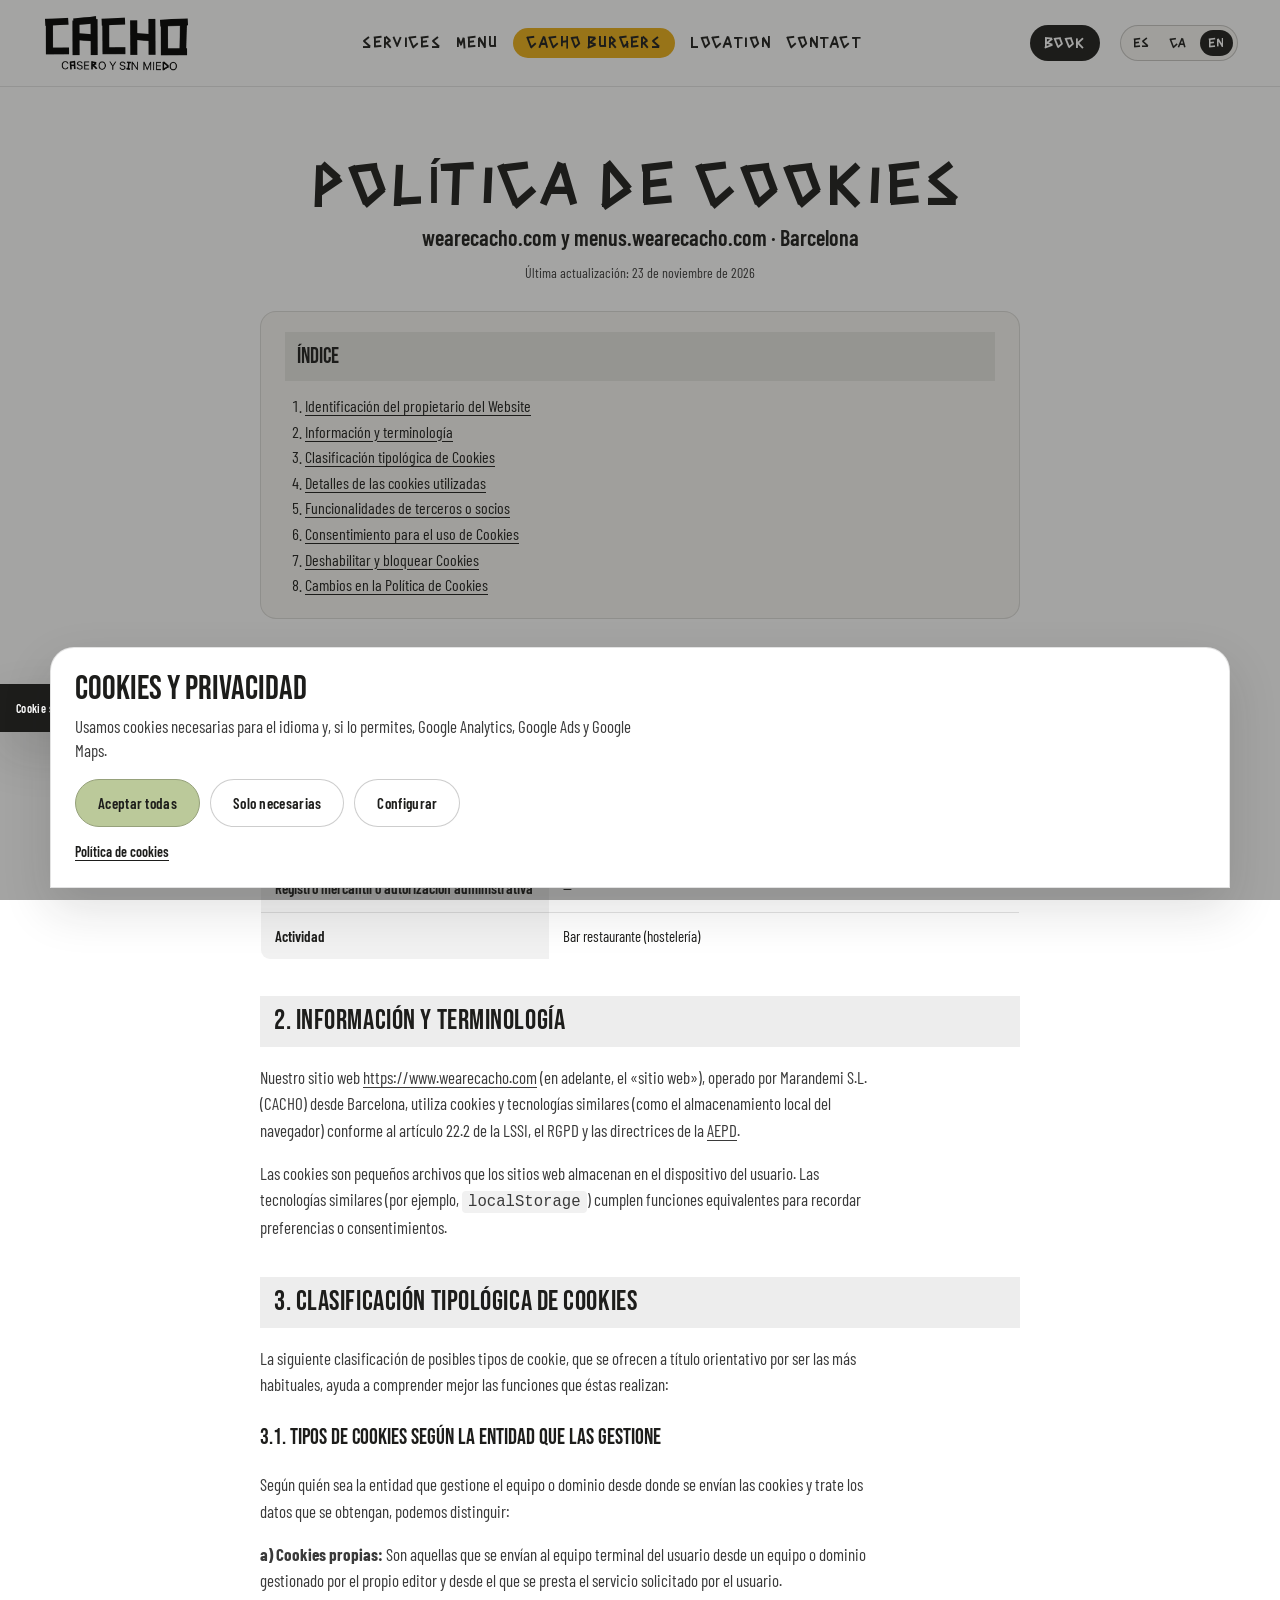
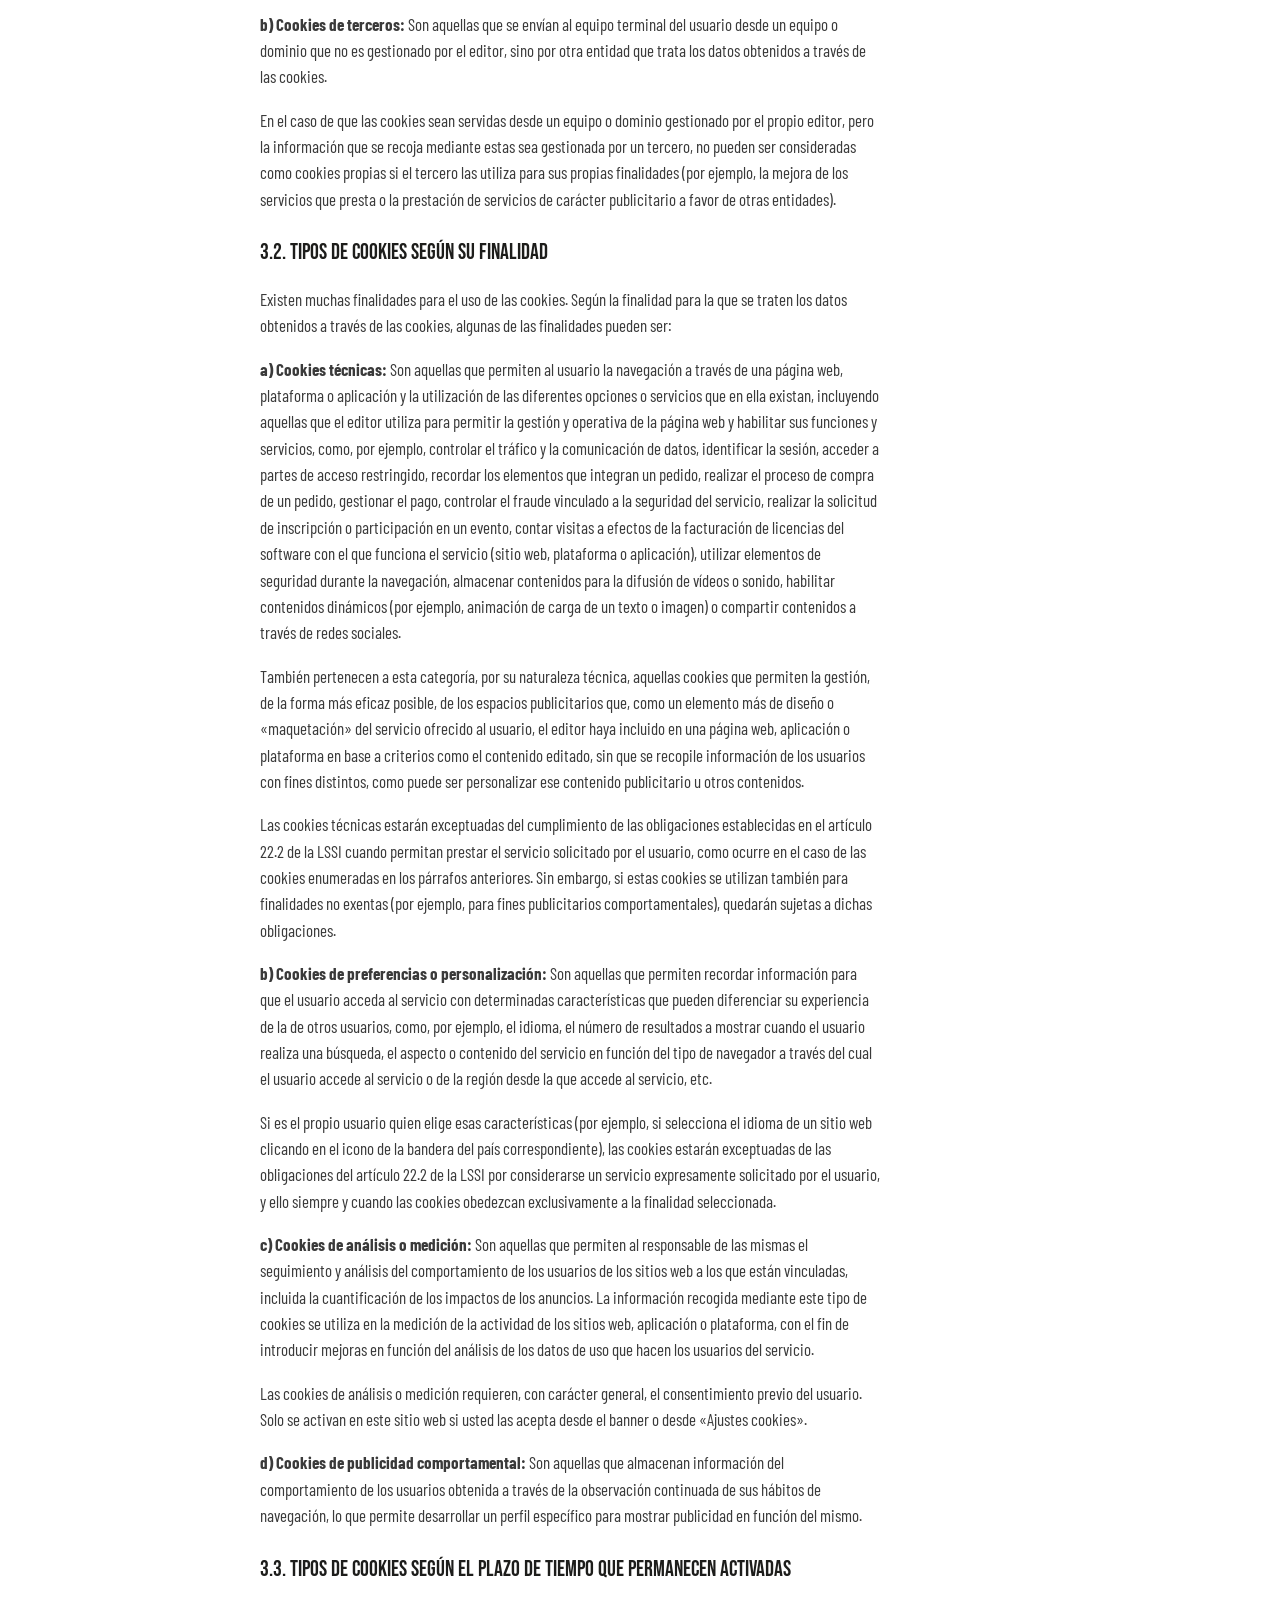
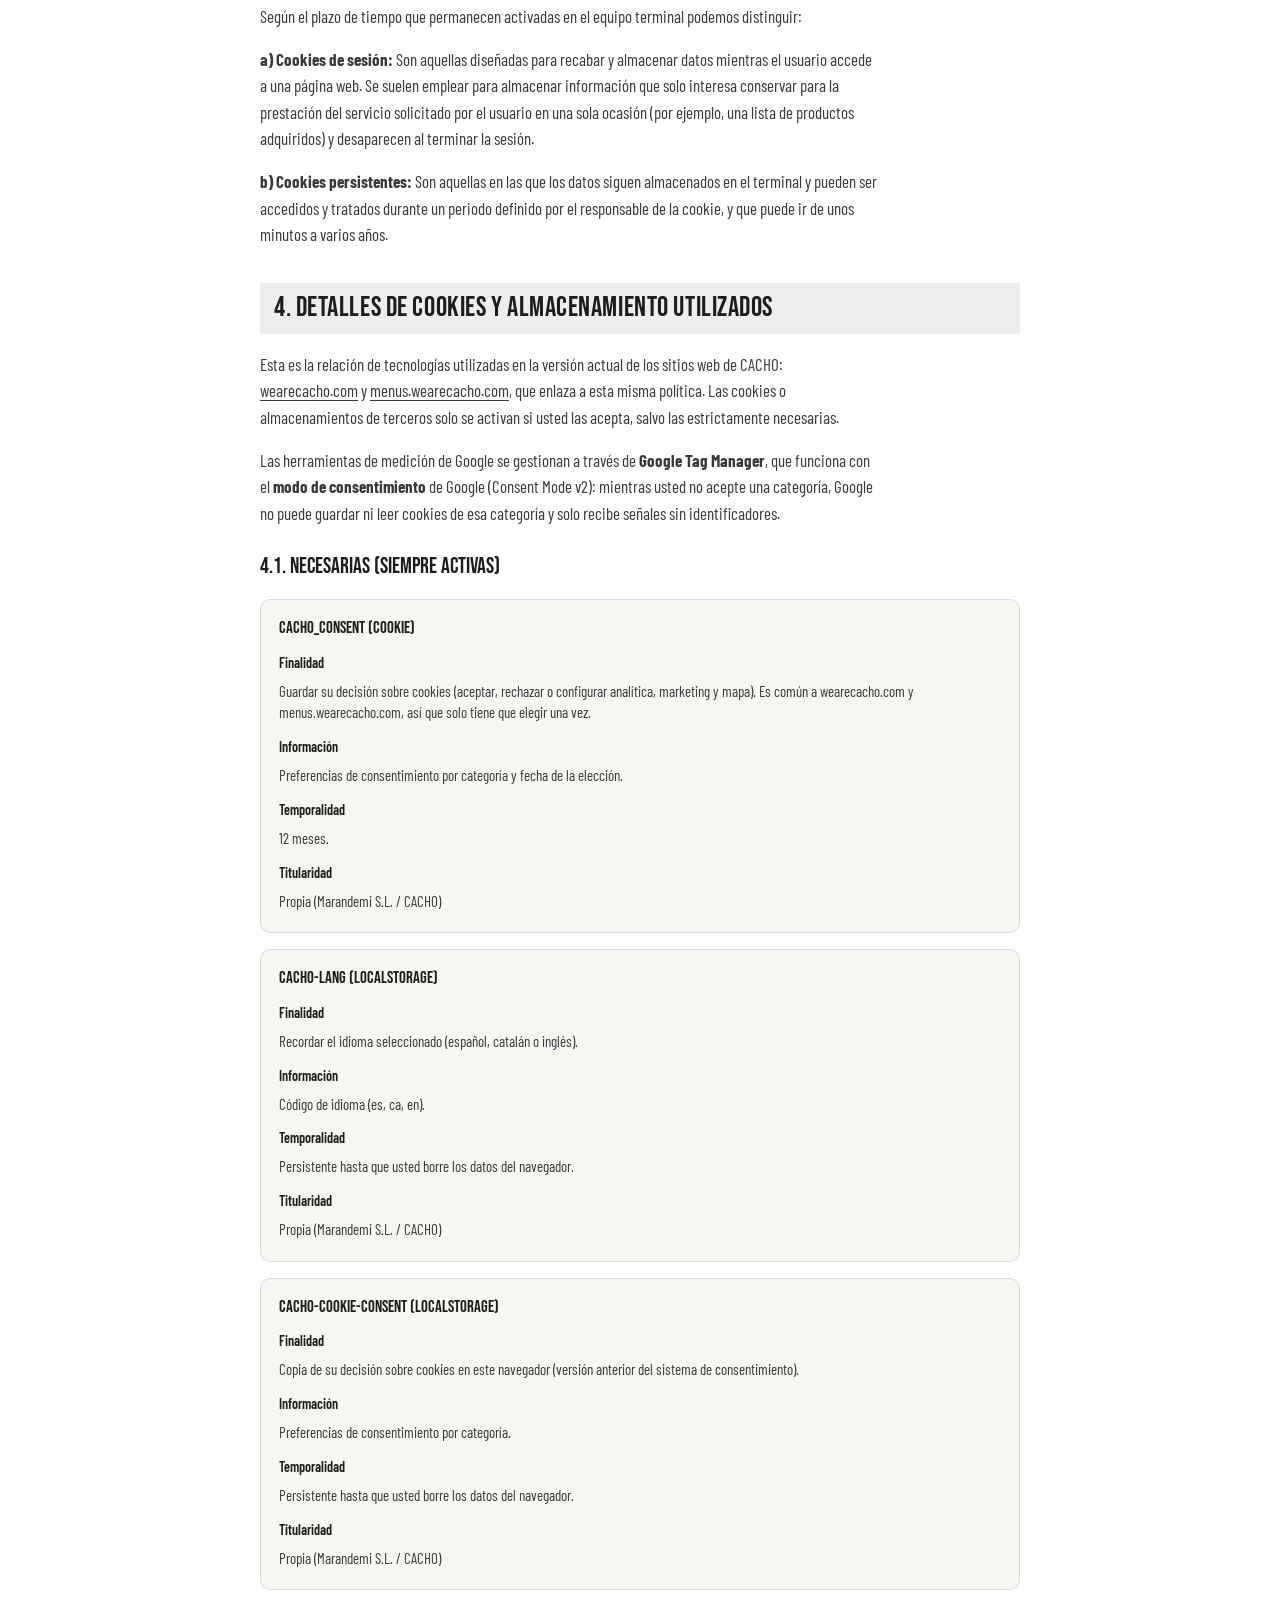
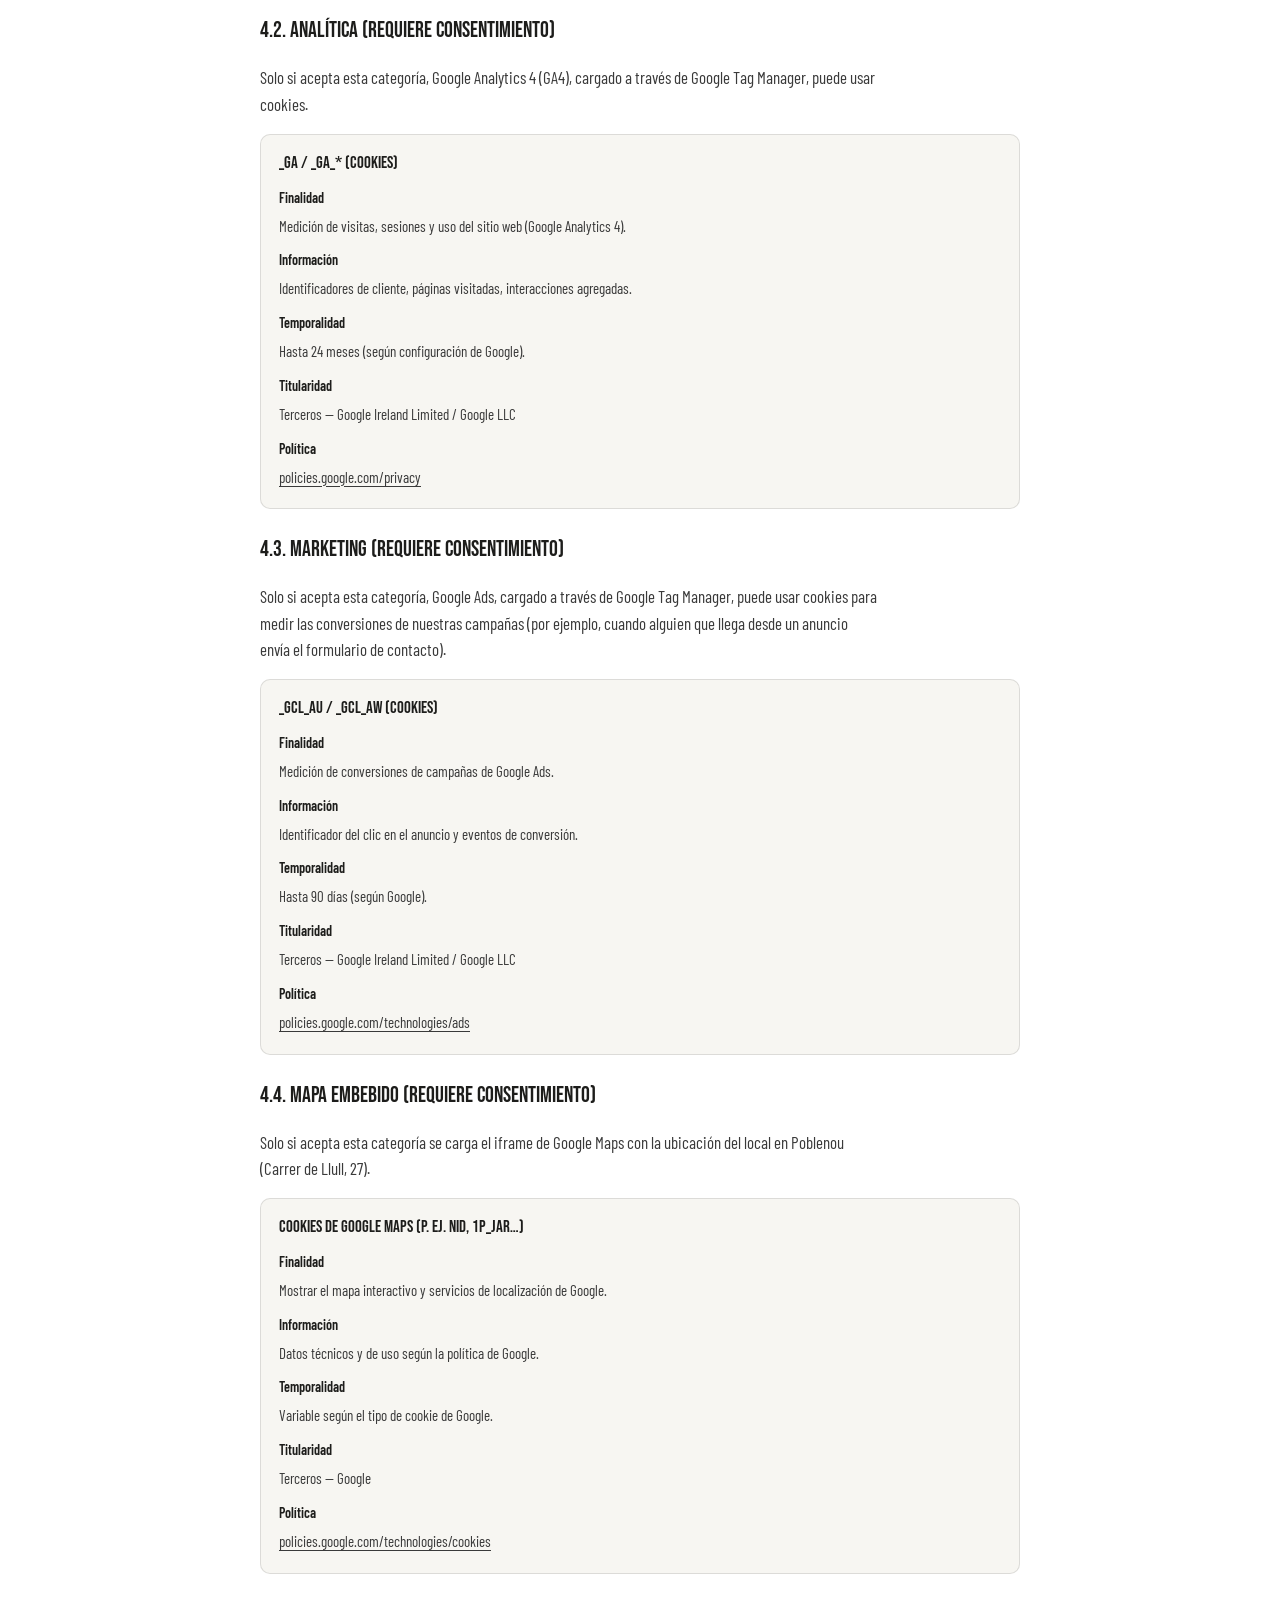
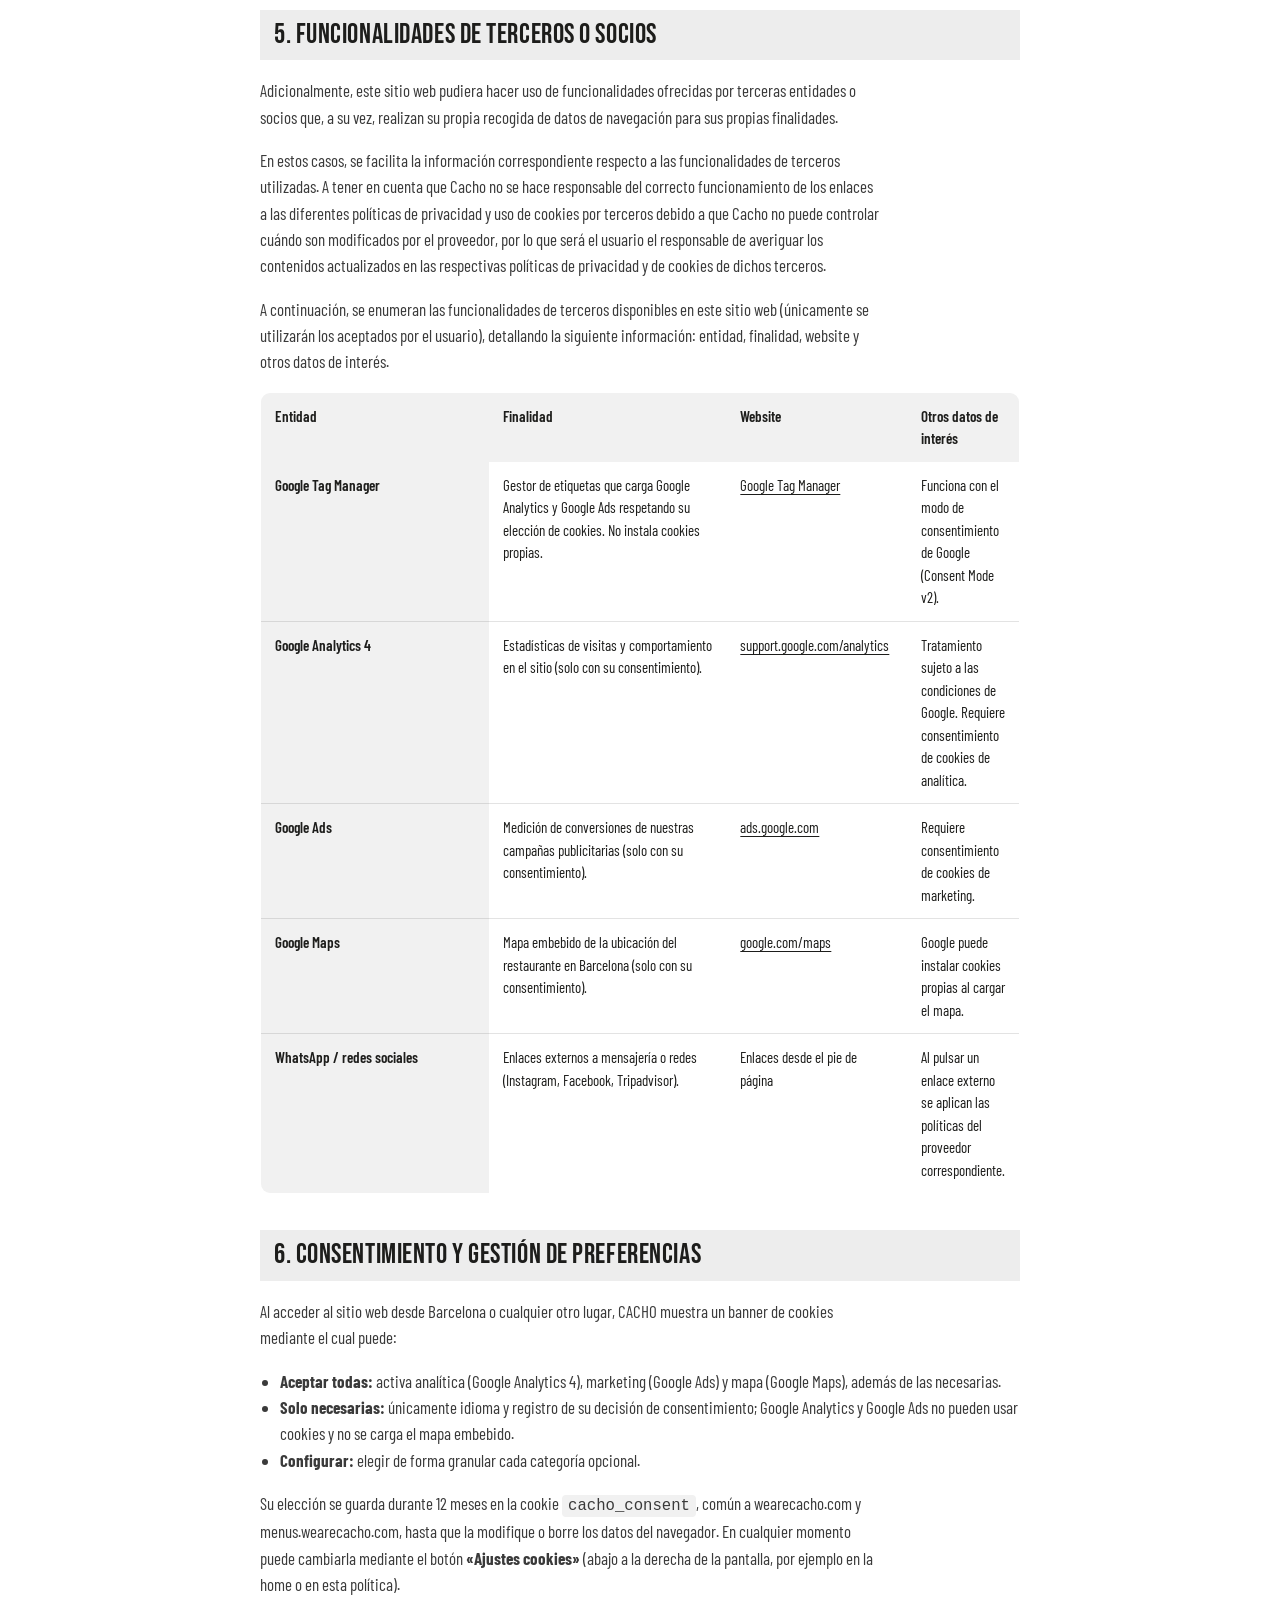
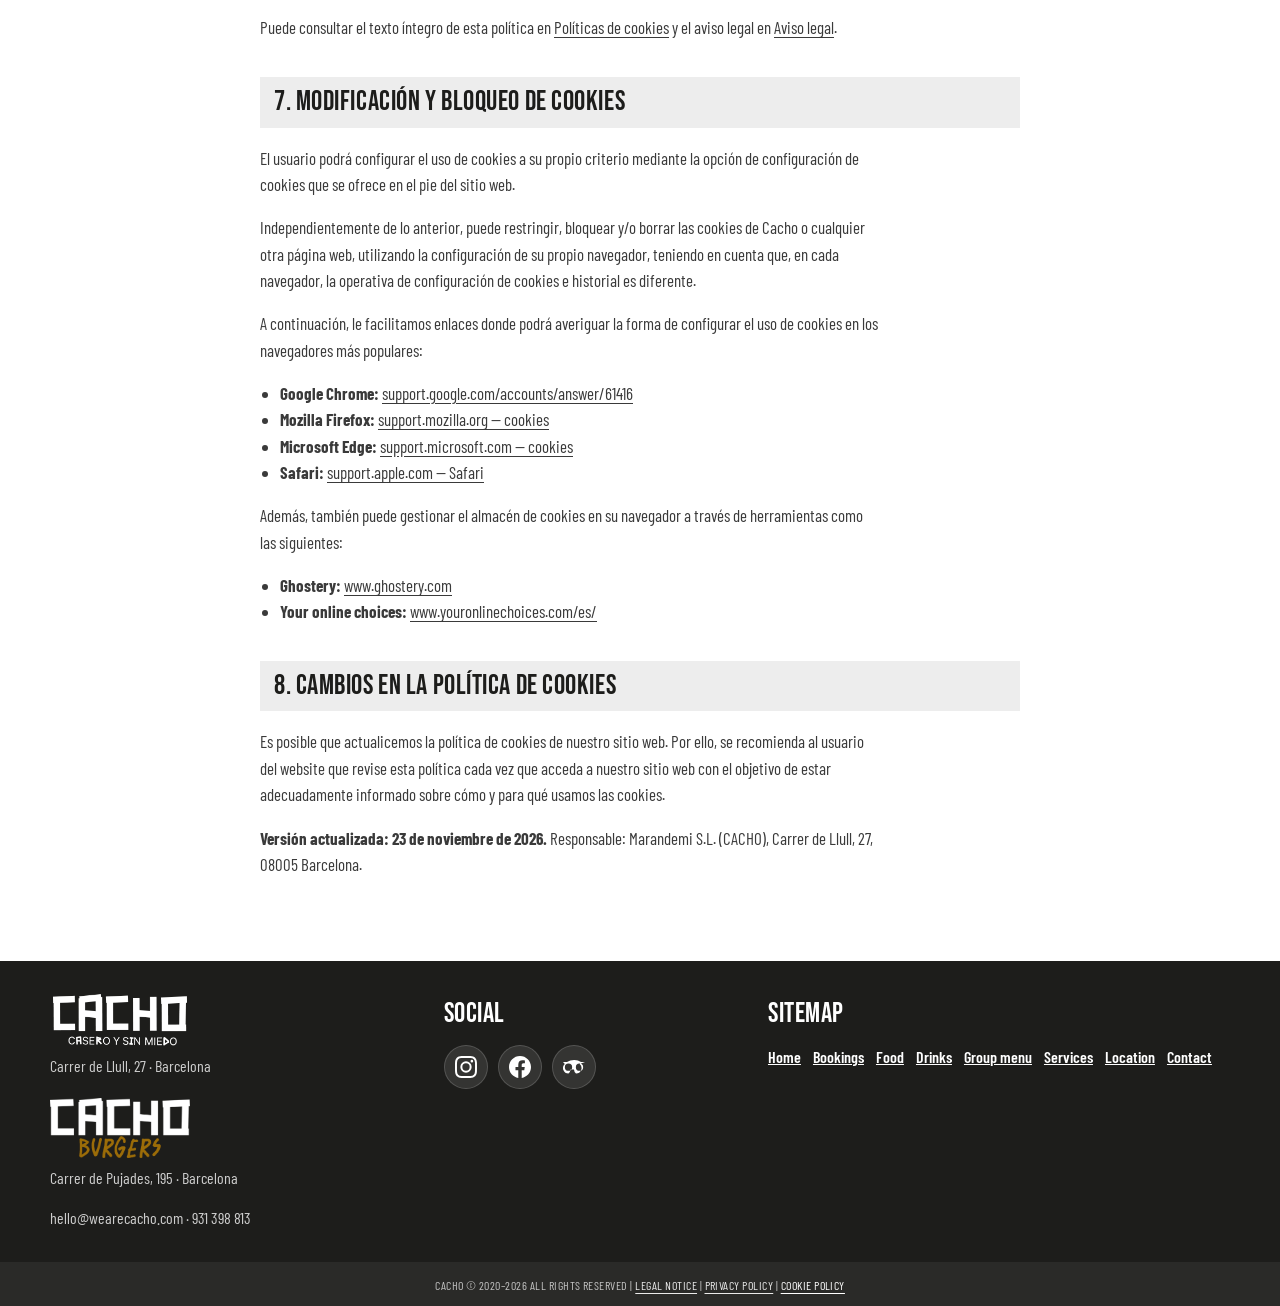
<file: politica-cookies.html>
<!doctype html>
<html lang="es">
<head>
  <meta charset="utf-8">
  <meta name="viewport" content="width=device-width, initial-scale=1">
  <script src="./consent-mode.js?v=1"></script>
  <link rel="icon" href="./images/BURGUERS-Y-SANDWICH.svg" type="image/svg+xml">
  <link rel="canonical" href="" data-seo-canonical="politica-cookies.html">
  <title>Política de cookies | CACHO</title>
  <meta name="description" content="Política de cookies de wearecacho.com — Marandemi S.L.">
  <meta name="theme-color" content="#1d1d1b">
  <meta property="og:site_name" content="CACHO">
  <meta property="og:type" content="website">
  <meta property="og:url" content="">
  <meta property="og:title" content="Política de cookies | CACHO">
  <meta property="og:description" content="Política de cookies de wearecacho.com — Marandemi S.L.">
  <meta property="og:image" content="">
  <meta property="og:image:width" content="1279">
  <meta property="og:image:height" content="1920">
  <meta name="twitter:card" content="summary">
  <meta name="twitter:title" content="Política de cookies | CACHO">
  <meta name="twitter:description" content="Política de cookies de wearecacho.com — Marandemi S.L.">
  <script src="./site-config.js"></script>
  <script src="./seo-meta.js"></script>
  <link rel="preconnect" href="https://fonts.googleapis.com">
  <link rel="preconnect" href="https://fonts.gstatic.com" crossorigin>
  <link href="https://fonts.googleapis.com/css2?family=Barlow+Condensed:wght@400;500;600;700&family=Bebas+Neue&display=swap" rel="stylesheet">
  <link rel="stylesheet" href="./styles.css?v=politica-privacidad">
</head>
<body class="legal-doc-page">
  <header class="site-header">
    <nav class="nav-shell" data-i18n-aria="navAria" aria-label="Navegación principal">
      <a class="brand" href="./index.html#home" aria-label="CACHO home">
        <img src="images/logo-cacho.png" width="160" height="48" alt="CACHO — casero y sin miedo">
      </a>
      <div class="language-switcher nav-lang" data-i18n-aria="langSwitcherAria" aria-label="Selector de idioma">
        <button type="button" data-lang="es" aria-pressed="true">ES</button>
        <button type="button" data-lang="ca">CA</button>
        <button type="button" data-lang="en">EN</button>
      </div>
      <button class="nav-toggle" type="button" aria-expanded="false" aria-controls="nav-menu" data-i18n-aria="navToggleLabel" aria-label="Abrir menú">
        <span class="nav-toggle-bar" aria-hidden="true"></span>
        <span class="nav-toggle-bar" aria-hidden="true"></span>
        <span class="nav-toggle-bar" aria-hidden="true"></span>
      </button>
      <div id="nav-menu" class="nav-menu">
        <div class="nav-links">
          <a href="./index.html#catering" data-i18n="navBusiness">Servicios</a>
          <a href="./index.html#menu-hub" data-i18n="navMenu">Carta</a>
          <a class="nav-burgers" href="./cacho-burgers.html" data-i18n="navBurgers">Cacho Burgers</a>
          <a href="./index.html#location" data-i18n="navLocation">Ubicación</a>
          <a href="./index.html#contacto" data-i18n="navContact">Contacto</a>
        </div>
        <div class="nav-actions">
          <a class="nav-cta" href="./reservas.html" data-i18n="navBook">Reservar</a>
        </div>
      </div>
    </nav>
  </header>

  <main class="legal-page">
    <header class="legal-page__head">
      <h1>Política de cookies</h1>
      <p class="legal-page__url">wearecacho.com y menus.wearecacho.com · Barcelona</p>
      <p class="legal-page__updated">Última actualización: 23 de noviembre de 2026</p>
    </header>

    <nav class="legal-index" aria-label="Índice de contenidos">
      <h2 class="legal-index__title">Índice</h2>
      <ol>
        <li><a href="#propiedad">Identificación del propietario del Website</a></li>
        <li><a href="#informacion">Información y terminología</a></li>
        <li><a href="#clasificacion">Clasificación tipológica de Cookies</a></li>
        <li><a href="#detalles">Detalles de las cookies utilizadas</a></li>
        <li><a href="#terceros">Funcionalidades de terceros o socios</a></li>
        <li><a href="#consentimiento">Consentimiento para el uso de Cookies</a></li>
        <li><a href="#deshabilitar">Deshabilitar y bloquear Cookies</a></li>
        <li><a href="#cambios">Cambios en la Política de Cookies</a></li>
      </ol>
    </nav>

    <section class="legal-section" id="propiedad">
      <h2>1. Propiedad del sitio web</h2>
      <table class="legal-table">
        <tbody>
          <tr>
            <th scope="row">Titular del website</th>
            <td>Marandemi S.L. – CIF B67472217 – Cacho</td>
          </tr>
          <tr>
            <th scope="row">Dirección</th>
            <td>Carrer de Llull, 27 · 08005 Barcelona (Poblenou, Sant Martí) · España</td>
          </tr>
          <tr>
            <th scope="row">Contacto</th>
            <td>Tel. 931 398 813 – Email: <a href="mailto:hello@wearecacho.com">hello@wearecacho.com</a></td>
          </tr>
          <tr>
            <th scope="row">Registro mercantil o autorización administrativa</th>
            <td>—</td>
          </tr>
          <tr>
            <th scope="row">Actividad</th>
            <td>Bar restaurante (hostelería)</td>
          </tr>
        </tbody>
      </table>
    </section>

    <section class="legal-section" id="informacion">
      <h2>2. Información y terminología</h2>
      <p>Nuestro sitio web <a href="https://www.wearecacho.com">https://www.wearecacho.com</a> (en adelante, el «sitio web»), operado por Marandemi S.L. (CACHO) desde Barcelona, utiliza cookies y tecnologías similares (como el almacenamiento local del navegador) conforme al artículo 22.2 de la LSSI, el RGPD y las directrices de la <a href="https://www.aepd.es" rel="noopener noreferrer">AEPD</a>.</p>
      <p>Las cookies son pequeños archivos que los sitios web almacenan en el dispositivo del usuario. Las tecnologías similares (por ejemplo, <code>localStorage</code>) cumplen funciones equivalentes para recordar preferencias o consentimientos.</p>
    </section>

    <section class="legal-section" id="clasificacion">
      <h2>3. Clasificación tipológica de cookies</h2>
      <p>La siguiente clasificación de posibles tipos de cookie, que se ofrecen a título orientativo por ser las más habituales, ayuda a comprender mejor las funciones que éstas realizan:</p>

      <h3>3.1. Tipos de cookies según la entidad que las gestione</h3>
      <p>Según quién sea la entidad que gestione el equipo o dominio desde donde se envían las cookies y trate los datos que se obtengan, podemos distinguir:</p>
      <p><strong>a) Cookies propias:</strong> Son aquellas que se envían al equipo terminal del usuario desde un equipo o dominio gestionado por el propio editor y desde el que se presta el servicio solicitado por el usuario.</p>
      <p><strong>b) Cookies de terceros:</strong> Son aquellas que se envían al equipo terminal del usuario desde un equipo o dominio que no es gestionado por el editor, sino por otra entidad que trata los datos obtenidos a través de las cookies.</p>
      <p>En el caso de que las cookies sean servidas desde un equipo o dominio gestionado por el propio editor, pero la información que se recoja mediante estas sea gestionada por un tercero, no pueden ser consideradas como cookies propias si el tercero las utiliza para sus propias finalidades (por ejemplo, la mejora de los servicios que presta o la prestación de servicios de carácter publicitario a favor de otras entidades).</p>

      <h3>3.2. Tipos de cookies según su finalidad</h3>
      <p>Existen muchas finalidades para el uso de las cookies. Según la finalidad para la que se traten los datos obtenidos a través de las cookies, algunas de las finalidades pueden ser:</p>
      <p><strong>a) Cookies técnicas:</strong> Son aquellas que permiten al usuario la navegación a través de una página web, plataforma o aplicación y la utilización de las diferentes opciones o servicios que en ella existan, incluyendo aquellas que el editor utiliza para permitir la gestión y operativa de la página web y habilitar sus funciones y servicios, como, por ejemplo, controlar el tráfico y la comunicación de datos, identificar la sesión, acceder a partes de acceso restringido, recordar los elementos que integran un pedido, realizar el proceso de compra de un pedido, gestionar el pago, controlar el fraude vinculado a la seguridad del servicio, realizar la solicitud de inscripción o participación en un evento, contar visitas a efectos de la facturación de licencias del software con el que funciona el servicio (sitio web, plataforma o aplicación), utilizar elementos de seguridad durante la navegación, almacenar contenidos para la difusión de vídeos o sonido, habilitar contenidos dinámicos (por ejemplo, animación de carga de un texto o imagen) o compartir contenidos a través de redes sociales.</p>
      <p>También pertenecen a esta categoría, por su naturaleza técnica, aquellas cookies que permiten la gestión, de la forma más eficaz posible, de los espacios publicitarios que, como un elemento más de diseño o «maquetación» del servicio ofrecido al usuario, el editor haya incluido en una página web, aplicación o plataforma en base a criterios como el contenido editado, sin que se recopile información de los usuarios con fines distintos, como puede ser personalizar ese contenido publicitario u otros contenidos.</p>
      <p>Las cookies técnicas estarán exceptuadas del cumplimiento de las obligaciones establecidas en el artículo 22.2 de la LSSI cuando permitan prestar el servicio solicitado por el usuario, como ocurre en el caso de las cookies enumeradas en los párrafos anteriores. Sin embargo, si estas cookies se utilizan también para finalidades no exentas (por ejemplo, para fines publicitarios comportamentales), quedarán sujetas a dichas obligaciones.</p>
      <p><strong>b) Cookies de preferencias o personalización:</strong> Son aquellas que permiten recordar información para que el usuario acceda al servicio con determinadas características que pueden diferenciar su experiencia de la de otros usuarios, como, por ejemplo, el idioma, el número de resultados a mostrar cuando el usuario realiza una búsqueda, el aspecto o contenido del servicio en función del tipo de navegador a través del cual el usuario accede al servicio o de la región desde la que accede al servicio, etc.</p>
      <p>Si es el propio usuario quien elige esas características (por ejemplo, si selecciona el idioma de un sitio web clicando en el icono de la bandera del país correspondiente), las cookies estarán exceptuadas de las obligaciones del artículo 22.2 de la LSSI por considerarse un servicio expresamente solicitado por el usuario, y ello siempre y cuando las cookies obedezcan exclusivamente a la finalidad seleccionada.</p>
      <p><strong>c) Cookies de análisis o medición:</strong> Son aquellas que permiten al responsable de las mismas el seguimiento y análisis del comportamiento de los usuarios de los sitios web a los que están vinculadas, incluida la cuantificación de los impactos de los anuncios. La información recogida mediante este tipo de cookies se utiliza en la medición de la actividad de los sitios web, aplicación o plataforma, con el fin de introducir mejoras en función del análisis de los datos de uso que hacen los usuarios del servicio.</p>
      <p>Las cookies de análisis o medición requieren, con carácter general, el consentimiento previo del usuario. Solo se activan en este sitio web si usted las acepta desde el banner o desde «Ajustes cookies».</p>
      <p><strong>d) Cookies de publicidad comportamental:</strong> Son aquellas que almacenan información del comportamiento de los usuarios obtenida a través de la observación continuada de sus hábitos de navegación, lo que permite desarrollar un perfil específico para mostrar publicidad en función del mismo.</p>

      <h3>3.3. Tipos de cookies según el plazo de tiempo que permanecen activadas</h3>
      <p>Según el plazo de tiempo que permanecen activadas en el equipo terminal podemos distinguir:</p>
      <p><strong>a) Cookies de sesión:</strong> Son aquellas diseñadas para recabar y almacenar datos mientras el usuario accede a una página web. Se suelen emplear para almacenar información que solo interesa conservar para la prestación del servicio solicitado por el usuario en una sola ocasión (por ejemplo, una lista de productos adquiridos) y desaparecen al terminar la sesión.</p>
      <p><strong>b) Cookies persistentes:</strong> Son aquellas en las que los datos siguen almacenados en el terminal y pueden ser accedidos y tratados durante un periodo definido por el responsable de la cookie, y que puede ir de unos minutos a varios años.</p>
    </section>

    <section class="legal-section" id="detalles">
      <h2>4. Detalles de cookies y almacenamiento utilizados</h2>
      <p>Esta es la relación de tecnologías utilizadas en la versión actual de los sitios web de CACHO: <a href="https://www.wearecacho.com">wearecacho.com</a> y <a href="https://menus.wearecacho.com">menus.wearecacho.com</a>, que enlaza a esta misma política. Las cookies o almacenamientos de terceros solo se activan si usted las acepta, salvo las estrictamente necesarias.</p>
      <p>Las herramientas de medición de Google se gestionan a través de <strong>Google Tag Manager</strong>, que funciona con el <strong>modo de consentimiento</strong> de Google (Consent Mode v2): mientras usted no acepte una categoría, Google no puede guardar ni leer cookies de esa categoría y solo recibe señales sin identificadores.</p>

      <h3>4.1. Necesarias (siempre activas)</h3>

      <article class="legal-cookie-card">
        <h4>cacho_consent (cookie)</h4>
        <dl>
          <dt>Finalidad</dt>
          <dd>Guardar su decisión sobre cookies (aceptar, rechazar o configurar analítica, marketing y mapa). Es común a wearecacho.com y menus.wearecacho.com, así que solo tiene que elegir una vez.</dd>
          <dt>Información</dt>
          <dd>Preferencias de consentimiento por categoría y fecha de la elección.</dd>
          <dt>Temporalidad</dt>
          <dd>12 meses.</dd>
          <dt>Titularidad</dt>
          <dd>Propia (Marandemi S.L. / CACHO)</dd>
        </dl>
      </article>

      <article class="legal-cookie-card">
        <h4>cacho-lang (localStorage)</h4>
        <dl>
          <dt>Finalidad</dt>
          <dd>Recordar el idioma seleccionado (español, catalán o inglés).</dd>
          <dt>Información</dt>
          <dd>Código de idioma (es, ca, en).</dd>
          <dt>Temporalidad</dt>
          <dd>Persistente hasta que usted borre los datos del navegador.</dd>
          <dt>Titularidad</dt>
          <dd>Propia (Marandemi S.L. / CACHO)</dd>
        </dl>
      </article>

      <article class="legal-cookie-card">
        <h4>cacho-cookie-consent (localStorage)</h4>
        <dl>
          <dt>Finalidad</dt>
          <dd>Copia de su decisión sobre cookies en este navegador (versión anterior del sistema de consentimiento).</dd>
          <dt>Información</dt>
          <dd>Preferencias de consentimiento por categoría.</dd>
          <dt>Temporalidad</dt>
          <dd>Persistente hasta que usted borre los datos del navegador.</dd>
          <dt>Titularidad</dt>
          <dd>Propia (Marandemi S.L. / CACHO)</dd>
        </dl>
      </article>

      <h3>4.2. Analítica (requiere consentimiento)</h3>
      <p>Solo si acepta esta categoría, Google Analytics 4 (GA4), cargado a través de Google Tag Manager, puede usar cookies.</p>

      <article class="legal-cookie-card">
        <h4>_ga / _ga_* (cookies)</h4>
        <dl>
          <dt>Finalidad</dt>
          <dd>Medición de visitas, sesiones y uso del sitio web (Google Analytics 4).</dd>
          <dt>Información</dt>
          <dd>Identificadores de cliente, páginas visitadas, interacciones agregadas.</dd>
          <dt>Temporalidad</dt>
          <dd>Hasta 24 meses (según configuración de Google).</dd>
          <dt>Titularidad</dt>
          <dd>Terceros — Google Ireland Limited / Google LLC</dd>
          <dt>Política</dt>
          <dd><a href="https://policies.google.com/privacy" rel="noopener noreferrer">policies.google.com/privacy</a></dd>
        </dl>
      </article>

      <h3>4.3. Marketing (requiere consentimiento)</h3>
      <p>Solo si acepta esta categoría, Google Ads, cargado a través de Google Tag Manager, puede usar cookies para medir las conversiones de nuestras campañas (por ejemplo, cuando alguien que llega desde un anuncio envía el formulario de contacto).</p>

      <article class="legal-cookie-card">
        <h4>_gcl_au / _gcl_aw (cookies)</h4>
        <dl>
          <dt>Finalidad</dt>
          <dd>Medición de conversiones de campañas de Google Ads.</dd>
          <dt>Información</dt>
          <dd>Identificador del clic en el anuncio y eventos de conversión.</dd>
          <dt>Temporalidad</dt>
          <dd>Hasta 90 días (según Google).</dd>
          <dt>Titularidad</dt>
          <dd>Terceros — Google Ireland Limited / Google LLC</dd>
          <dt>Política</dt>
          <dd><a href="https://policies.google.com/technologies/ads" rel="noopener noreferrer">policies.google.com/technologies/ads</a></dd>
        </dl>
      </article>

      <h3>4.4. Mapa embebido (requiere consentimiento)</h3>
      <p>Solo si acepta esta categoría se carga el iframe de Google Maps con la ubicación del local en Poblenou (Carrer de Llull, 27).</p>

      <article class="legal-cookie-card">
        <h4>Cookies de Google Maps (p. ej. NID, 1P_JAR…)</h4>
        <dl>
          <dt>Finalidad</dt>
          <dd>Mostrar el mapa interactivo y servicios de localización de Google.</dd>
          <dt>Información</dt>
          <dd>Datos técnicos y de uso según la política de Google.</dd>
          <dt>Temporalidad</dt>
          <dd>Variable según el tipo de cookie de Google.</dd>
          <dt>Titularidad</dt>
          <dd>Terceros — Google</dd>
          <dt>Política</dt>
          <dd><a href="https://policies.google.com/technologies/cookies" rel="noopener noreferrer">policies.google.com/technologies/cookies</a></dd>
        </dl>
      </article>
    </section>

    <section class="legal-section" id="terceros">
      <h2>5. Funcionalidades de terceros o socios</h2>
      <p>Adicionalmente, este sitio web pudiera hacer uso de funcionalidades ofrecidas por terceras entidades o socios que, a su vez, realizan su propia recogida de datos de navegación para sus propias finalidades.</p>
      <p>En estos casos, se facilita la información correspondiente respecto a las funcionalidades de terceros utilizadas. A tener en cuenta que Cacho no se hace responsable del correcto funcionamiento de los enlaces a las diferentes políticas de privacidad y uso de cookies por terceros debido a que Cacho no puede controlar cuándo son modificados por el proveedor, por lo que será el usuario el responsable de averiguar los contenidos actualizados en las respectivas políticas de privacidad y de cookies de dichos terceros.</p>
      <p>A continuación, se enumeran las funcionalidades de terceros disponibles en este sitio web (únicamente se utilizarán los aceptados por el usuario), detallando la siguiente información: entidad, finalidad, website y otros datos de interés.</p>

      <table class="legal-table">
        <thead>
          <tr>
            <th scope="col">Entidad</th>
            <th scope="col">Finalidad</th>
            <th scope="col">Website</th>
            <th scope="col">Otros datos de interés</th>
          </tr>
        </thead>
        <tbody>
          <tr>
            <th scope="row">Google Tag Manager</th>
            <td>Gestor de etiquetas que carga Google Analytics y Google Ads respetando su elección de cookies. No instala cookies propias.</td>
            <td><a href="https://marketingplatform.google.com/about/tag-manager/" rel="noopener noreferrer">Google Tag Manager</a></td>
            <td>Funciona con el modo de consentimiento de Google (Consent Mode v2).</td>
          </tr>
          <tr>
            <th scope="row">Google Analytics 4</th>
            <td>Estadísticas de visitas y comportamiento en el sitio (solo con su consentimiento).</td>
            <td><a href="https://support.google.com/analytics" rel="noopener noreferrer">support.google.com/analytics</a></td>
            <td>Tratamiento sujeto a las condiciones de Google. Requiere consentimiento de cookies de analítica.</td>
          </tr>
          <tr>
            <th scope="row">Google Ads</th>
            <td>Medición de conversiones de nuestras campañas publicitarias (solo con su consentimiento).</td>
            <td><a href="https://ads.google.com" rel="noopener noreferrer">ads.google.com</a></td>
            <td>Requiere consentimiento de cookies de marketing.</td>
          </tr>
          <tr>
            <th scope="row">Google Maps</th>
            <td>Mapa embebido de la ubicación del restaurante en Barcelona (solo con su consentimiento).</td>
            <td><a href="https://www.google.com/maps" rel="noopener noreferrer">google.com/maps</a></td>
            <td>Google puede instalar cookies propias al cargar el mapa.</td>
          </tr>
          <tr>
            <th scope="row">WhatsApp / redes sociales</th>
            <td>Enlaces externos a mensajería o redes (Instagram, Facebook, Tripadvisor).</td>
            <td>Enlaces desde el pie de página</td>
            <td>Al pulsar un enlace externo se aplican las políticas del proveedor correspondiente.</td>
          </tr>
        </tbody>
      </table>
    </section>

    <section class="legal-section" id="consentimiento">
      <h2>6. Consentimiento y gestión de preferencias</h2>
      <p>Al acceder al sitio web desde Barcelona o cualquier otro lugar, CACHO muestra un banner de cookies mediante el cual puede:</p>
      <ul>
        <li><strong>Aceptar todas:</strong> activa analítica (Google Analytics 4), marketing (Google Ads) y mapa (Google Maps), además de las necesarias.</li>
        <li><strong>Solo necesarias:</strong> únicamente idioma y registro de su decisión de consentimiento; Google Analytics y Google Ads no pueden usar cookies y no se carga el mapa embebido.</li>
        <li><strong>Configurar:</strong> elegir de forma granular cada categoría opcional.</li>
      </ul>
      <p>Su elección se guarda durante 12 meses en la cookie <code>cacho_consent</code>, común a wearecacho.com y menus.wearecacho.com, hasta que la modifique o borre los datos del navegador. En cualquier momento puede cambiarla mediante el botón <strong>«Ajustes cookies»</strong> (abajo a la derecha de la pantalla, por ejemplo en la home o en esta política).</p>
      <p>Puede consultar el texto íntegro de esta política en <a href="./politica-cookies.html">Políticas de cookies</a> y el aviso legal en <a href="./aviso-legal.html">Aviso legal</a>.</p>
    </section>

    <section class="legal-section" id="deshabilitar">
      <h2>7. Modificación y bloqueo de cookies</h2>
      <p>El usuario podrá configurar el uso de cookies a su propio criterio mediante la opción de configuración de cookies que se ofrece en el pie del sitio web.</p>
      <p>Independientemente de lo anterior, puede restringir, bloquear y/o borrar las cookies de Cacho o cualquier otra página web, utilizando la configuración de su propio navegador, teniendo en cuenta que, en cada navegador, la operativa de configuración de cookies e historial es diferente.</p>
      <p>A continuación, le facilitamos enlaces donde podrá averiguar la forma de configurar el uso de cookies en los navegadores más populares:</p>
      <ul>
        <li><strong>Google Chrome:</strong> <a href="https://support.google.com/accounts/answer/61416?co=GENIE.Platform%3DDesktop&amp;hl=es" rel="noopener noreferrer">support.google.com/accounts/answer/61416</a></li>
        <li><strong>Mozilla Firefox:</strong> <a href="https://support.mozilla.org/es/kb/habilitar-y-deshabilitar-cookies-sitios-web-rastrear-preferencias" rel="noopener noreferrer">support.mozilla.org — cookies</a></li>
        <li><strong>Microsoft Edge:</strong> <a href="https://support.microsoft.com/es-es/windows/eliminar-y-administrar-cookies-168dab11-0753-043d-7c16-ede5947fc64d" rel="noopener noreferrer">support.microsoft.com — cookies</a></li>
        <li><strong>Safari:</strong> <a href="https://support.apple.com/es-lamr/guide/safari/sfri11471/mac" rel="noopener noreferrer">support.apple.com — Safari</a></li>
      </ul>
      <p>Además, también puede gestionar el almacén de cookies en su navegador a través de herramientas como las siguientes:</p>
      <ul>
        <li><strong>Ghostery:</strong> <a href="https://www.ghostery.com" rel="noopener noreferrer">www.ghostery.com</a></li>
        <li><strong>Your online choices:</strong> <a href="http://www.youronlinechoices.com/es/" rel="noopener noreferrer">www.youronlinechoices.com/es/</a></li>
      </ul>
    </section>

    <section class="legal-section" id="cambios">
      <h2>8. Cambios en la política de cookies</h2>
      <p>Es posible que actualicemos la política de cookies de nuestro sitio web. Por ello, se recomienda al usuario del website que revise esta política cada vez que acceda a nuestro sitio web con el objetivo de estar adecuadamente informado sobre cómo y para qué usamos las cookies.</p>
      <p><strong>Versión actualizada: 23 de noviembre de 2026.</strong> Responsable: Marandemi S.L. (CACHO), Carrer de Llull, 27, 08005 Barcelona.</p>
    </section>
  </main>

  <footer class="footer">
    <div>
      <img class="footer-logo" src="images/logo-cacho.png" width="160" height="60" alt="CACHO">
      <p>Carrer de Llull, 27 · Barcelona</p>
      <img class="footer-logo footer-logo--burgers" src="images/logo-cacho-burgers.png" width="160" height="69" alt="Cacho Burgers">
      <p>Carrer de Pujades, 195 · Barcelona</p>
      <p class="footer-contact">hello@wearecacho.com · 931 398 813</p>
    </div>
    <div>
      <strong data-i18n="footerNetworks">Redes</strong>
      <ul class="footer-social">
        <li>
          <a class="footer-social__link" href="https://www.instagram.com/wearecacho/" target="_blank" rel="noopener noreferrer" data-i18n-aria="footerSocialInstagram" aria-label="Instagram">
            <svg class="footer-social__icon" viewBox="0 0 24 24" aria-hidden="true" focusable="false"><path fill="currentColor" d="M12 2.163c3.204 0 3.584.012 4.85.07 3.252.148 4.771 1.691 4.919 4.919.058 1.265.069 1.645.069 4.849 0 3.205-.012 3.584-.069 4.849-.149 3.225-1.664 4.771-4.919 4.919-1.266.058-1.644.07-4.85.07-3.204 0-3.584-.012-4.849-.07-3.26-.149-4.771-1.699-4.919-4.92-.058-1.265-.07-1.644-.07-4.849 0-3.204.013-3.583.07-4.849.149-3.227 1.664-4.771 4.919-4.919 1.266-.057 1.645-.069 4.849-.069zM12 0C8.741 0 8.333.014 7.053.072 2.695.272.273 2.69.073 7.052.014 8.333 0 8.741 0 12c0 3.259.014 3.668.072 4.948.2 4.358 2.618 6.78 6.98 6.98 1.281.058 1.689.072 4.948.072 3.259 0 3.668-.014 4.948-.072 4.354-.2 6.782-2.618 6.979-6.98.059-1.28.073-1.689.073-4.948 0-3.259-.014-3.667-.072-4.947-.196-4.354-2.617-6.78-6.979-6.98-1.281-.059-1.69-.073-4.949-.073zm0 5.838a6.162 6.162 0 1 0 0 12.324 6.162 6.162 0 0 0 0-12.324zM12 16a4 4 0 1 1 0-8 4 4 0 0 1 0 8zm7.846-10.405a1.44 1.44 0 1 1-2.881 0 1.44 1.44 0 0 1 2.881 0z"/></svg>
          </a>
        </li>
        <li>
          <a class="footer-social__link" href="https://www.facebook.com/CACHO-110555300531308" target="_blank" rel="noopener noreferrer" data-i18n-aria="footerSocialFacebook" aria-label="Facebook">
            <svg class="footer-social__icon" viewBox="0 0 24 24" aria-hidden="true" focusable="false"><path fill="currentColor" d="M24 12.073c0-6.627-5.373-12-12-12s-12 5.373-12 12c0 5.99 4.388 10.954 10.125 11.854v-8.385H7.078v-3.47h3.047V9.43c0-3.007 1.792-4.669 4.533-4.669 1.312 0 2.686.235 2.686.235v2.953H15.83c-1.491 0-1.956.925-1.956 1.874v2.25h3.328l-.532 3.47h-2.796v8.385C19.612 23.027 24 18.062 24 12.073z"/></svg>
          </a>
        </li>
        <li>
          <a class="footer-social__link" href="https://www.tripadvisor.es/Restaurant_Review-g187497-d20861655-Reviews-Cacho-Barcelona_Catalonia.html" target="_blank" rel="noopener noreferrer" data-i18n-aria="footerSocialTripadvisor" aria-label="Tripadvisor">
            <svg class="footer-social__icon" viewBox="0 0 24 24" aria-hidden="true" focusable="false"><path fill="currentColor" d="M12.006 4.295c-2.67 0-5.338.784-7.645 2.353H0l1.963 2.135a5.997 5.997 0 0 0 4.04 10.43 5.976 5.976 0 0 0 2.174-4.35 11.934 11.934 0 0 1 1.86-.151c.664 0 1.313.05 1.943.151a5.958 5.958 0 0 0 2.178 4.353 5.977 5.977 0 0 0 4.036-10.432L24 6.648h-4.35a12.078 12.078 0 0 0-7.644-2.353zM6.003 16.14a3.975 3.975 0 1 1 0-7.95 3.975 3.975 0 0 1 0 7.95zm11.994 0a3.975 3.975 0 1 1 0-7.95 3.975 3.975 0 0 1 0 7.95z"/></svg>
          </a>
        </li>
      </ul>
    </div>
    <div>
      <strong data-i18n="footerSitemap">Mapa del sitio</strong>
      <ul class="footer-sitemap">
        <li><a href="./index.html" data-i18n="footerHome">Inicio</a></li>
        <li><a href="./reservas.html" data-i18n="footerReservations">Reservas</a></li>
        <li><a href="./comidas.html" data-i18n="menuFood">Comidas</a></li>
        <li><a href="./bebidas.html" data-i18n="menuDrinks">Bebidas</a></li>
        <li><a href="./menu-grupos.html" data-i18n="menuGroups">Menú grupos</a></li>
        <li><a href="./index.html#catering" data-i18n="navBusiness">Servicios</a></li>
        <li><a href="./index.html#location" data-i18n="navLocation">Ubicación</a></li>
        <li><a href="./index.html#contacto" data-i18n="footerContact">Contacto</a></li>
      </ul>
    </div>
  </footer>

  <div class="footer-legal-bar">
    <p>
      <span data-i18n="footerLegalCopyright">CACHO © 2020–2026 TODOS LOS DERECHOS RESERVADOS</span> |
      <a href="./aviso-legal.html" data-i18n="footerLegalNotice">Aviso legal</a> |
      <a href="./politica-privacidad.html" data-i18n="footerLegalPrivacy">Política de privacidad</a> |
      <a href="./politica-cookies.html" aria-current="page" data-i18n="footerLegalCookies">Políticas de cookies</a>
    </p>
  </div>

  <button type="button" class="cookie-settings-fab" data-cookie-manage data-i18n="cookieSettingsFab">Ajustes cookies</button>

  <aside id="cookie-banner" class="cookie-banner" role="dialog" aria-modal="true" aria-labelledby="cookie-banner-title" hidden>
    <div class="cookie-banner__inner">
      <div class="cookie-banner__view" data-cookie-view="main">
        <h2 id="cookie-banner-title" class="cookie-banner__title">Cookies y privacidad</h2>
        <p class="cookie-banner__text">Usamos cookies necesarias para el idioma y, si lo permites, Google Analytics, Google Ads y Google Maps.</p>
        <div class="cookie-banner__actions">
          <button type="button" class="btn primary" data-cookie-action="accept-all">Aceptar todas</button>
          <button type="button" class="btn secondary" data-cookie-action="reject">Solo necesarias</button>
          <button type="button" class="btn secondary" data-cookie-action="open-prefs">Configurar</button>
        </div>
        <a class="cookie-banner__link" href="./politica-cookies.html">Política de cookies</a>
      </div>
      <div class="cookie-banner__view" data-cookie-view="prefs" hidden>
        <h2 class="cookie-banner__title">Preferencias de cookies</h2>
        <ul class="cookie-prefs">
          <li class="cookie-prefs__item cookie-prefs__item--locked">
            <label><input type="checkbox" checked disabled><span><strong>Necesarias</strong><small>Idioma y funcionamiento básico.</small></span></label>
          </li>
          <li class="cookie-prefs__item">
            <label><input type="checkbox" data-cookie-pref="analytics"><span><strong>Analítica (Google Analytics)</strong><small>Estadísticas de uso.</small></span></label>
          </li>
          <li class="cookie-prefs__item">
            <label><input type="checkbox" data-cookie-pref="marketing"><span><strong>Marketing (Google Ads)</strong><small>Campañas y conversiones.</small></span></label>
          </li>
          <li class="cookie-prefs__item">
            <label><input type="checkbox" data-cookie-pref="maps"><span><strong>Mapa (Google Maps)</strong><small>Mapa de ubicación embebido.</small></span></label>
          </li>
        </ul>
        <div class="cookie-banner__actions">
          <button type="button" class="btn primary" data-cookie-action="save-prefs">Guardar preferencias</button>
          <button type="button" class="btn secondary" data-cookie-action="back">Volver</button>
        </div>
      </div>
    </div>
  </aside>

  <script src="./tracking-config.js?v=2"></script>
  <script src="./script.js?v=gtm-consent"></script>
</body>
</html>
</file>
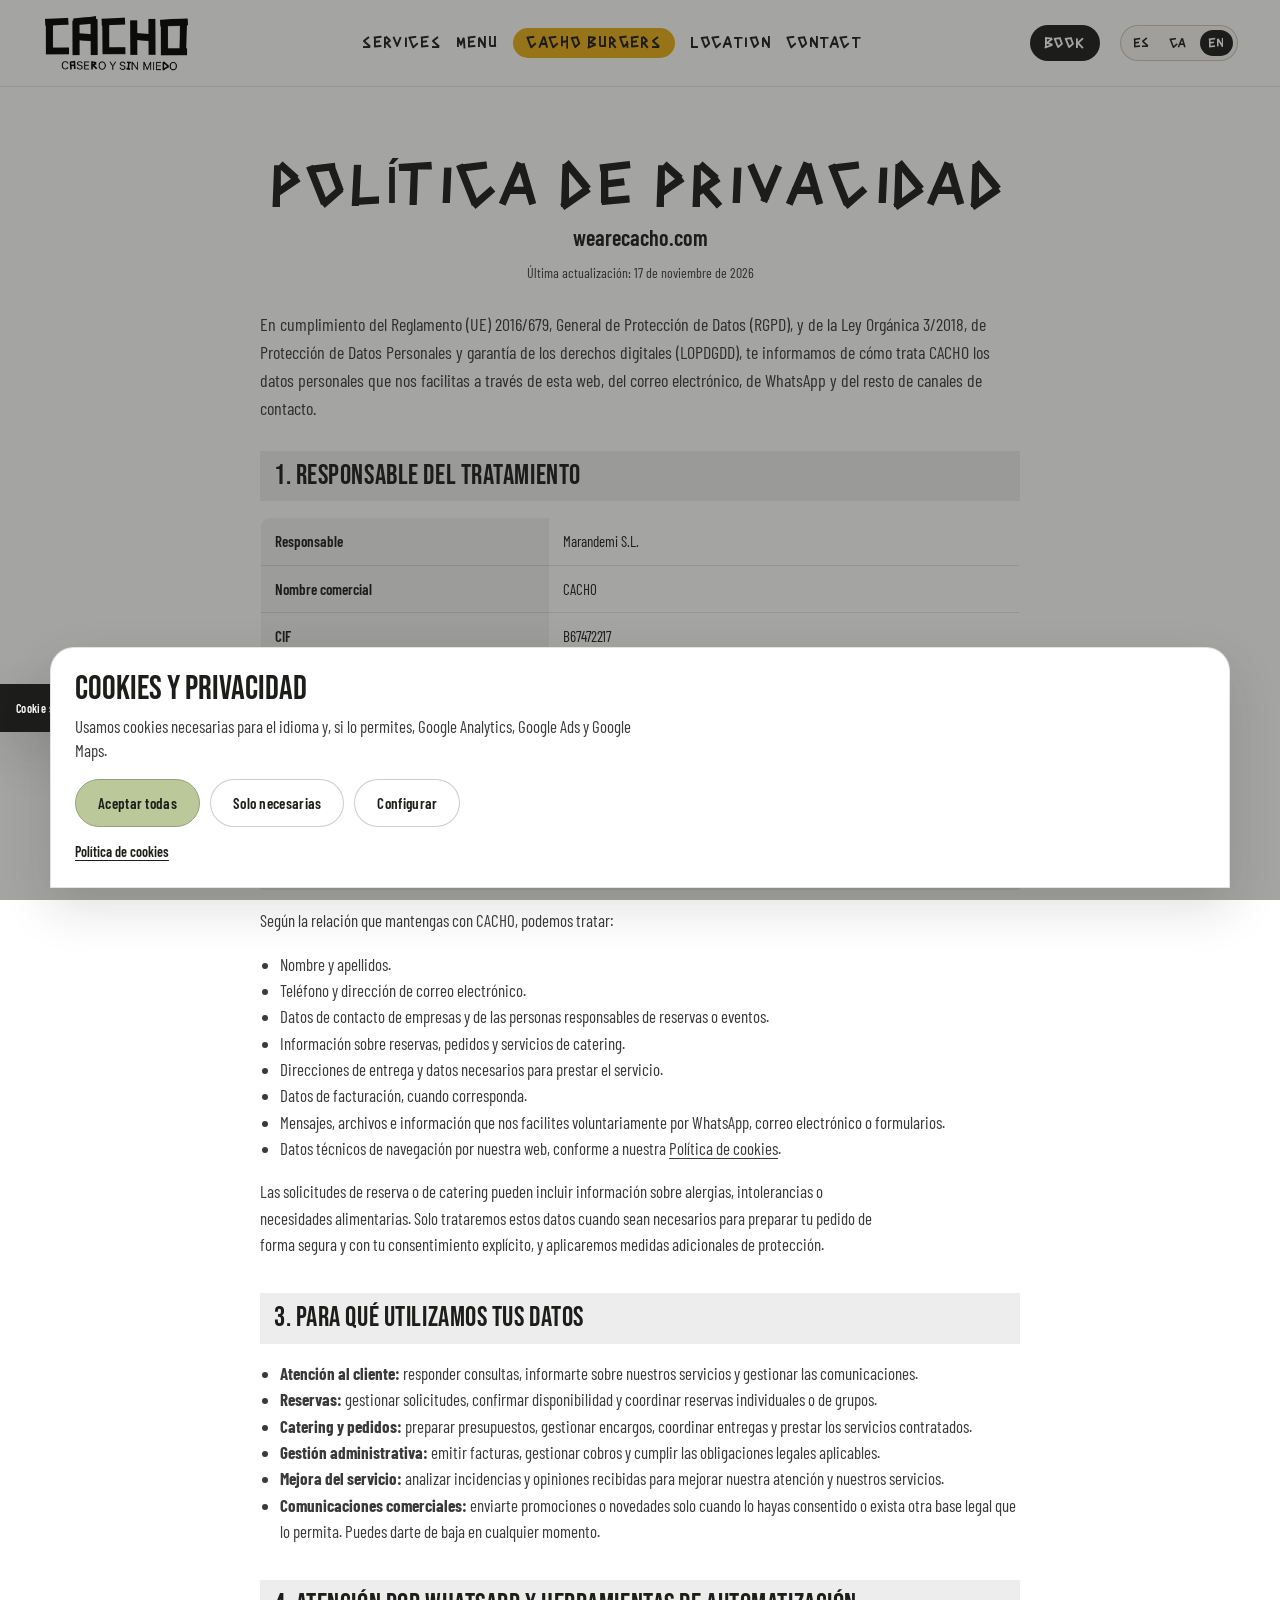
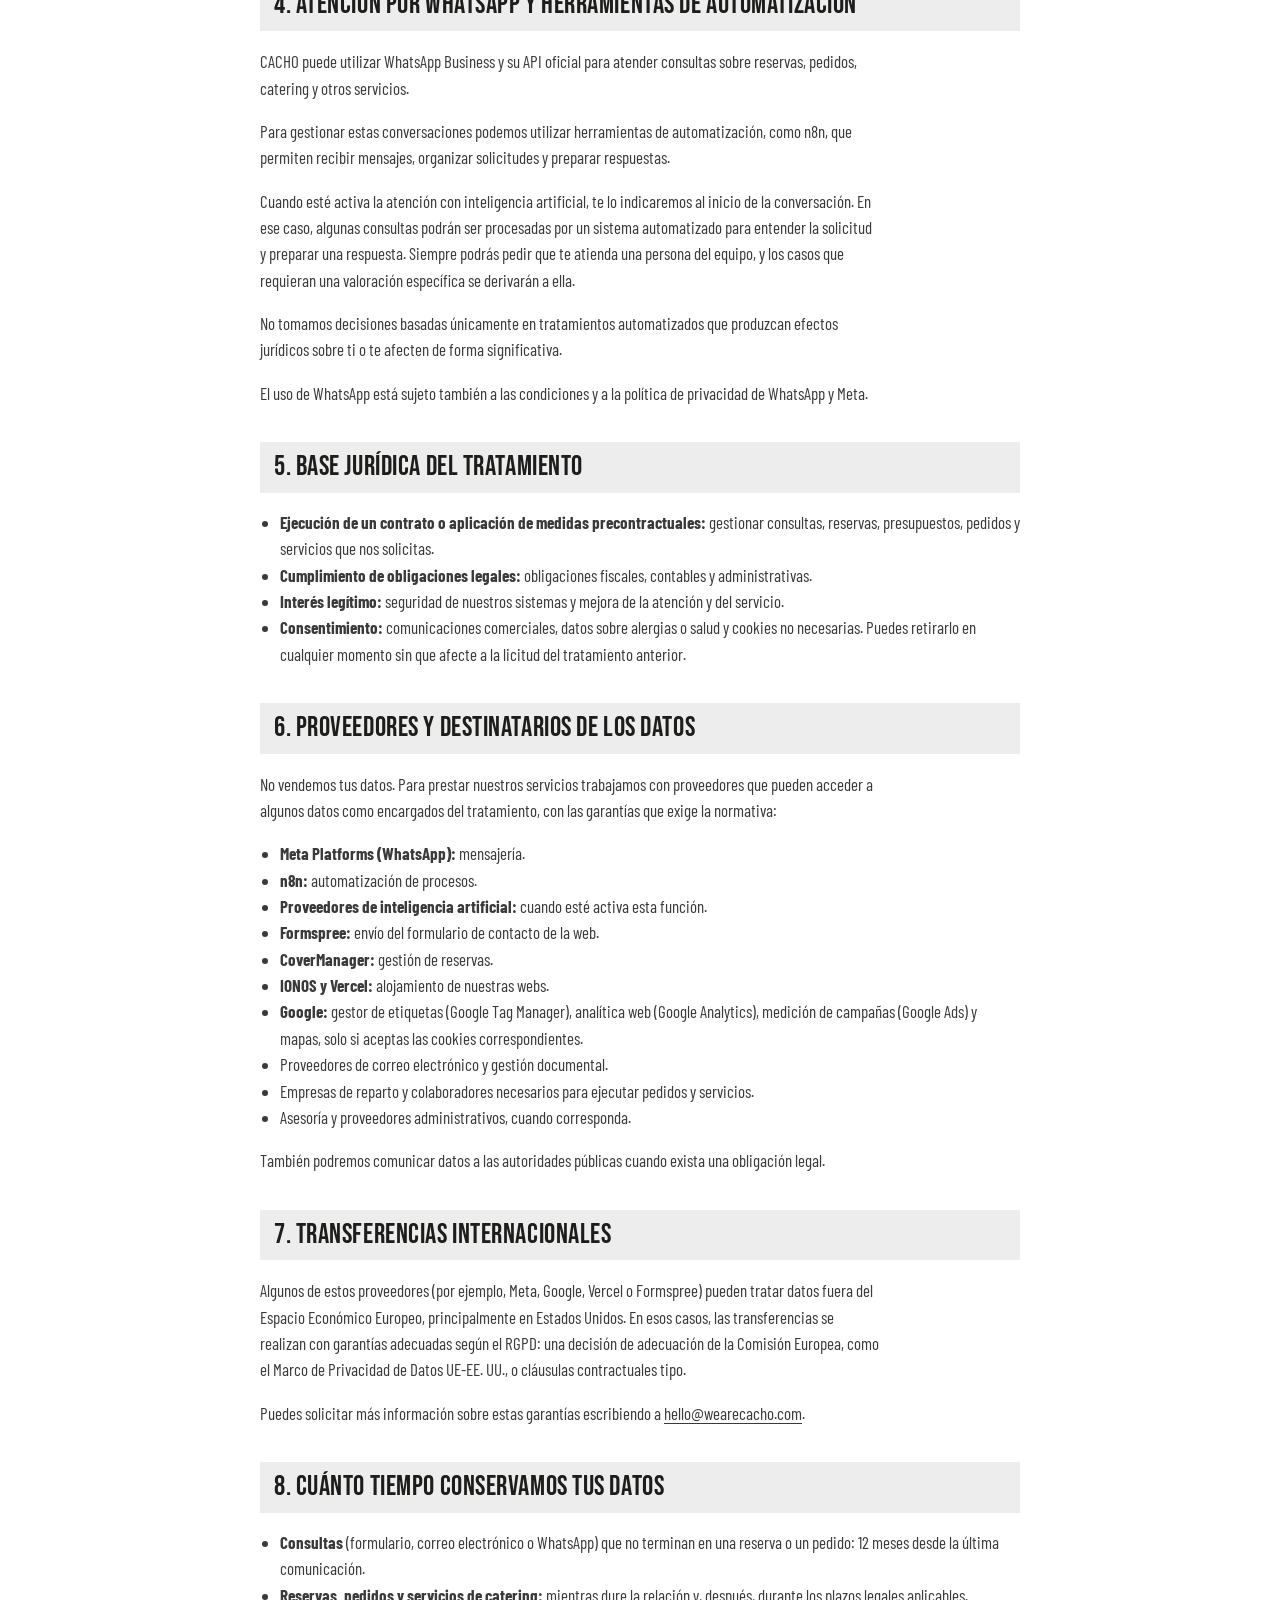
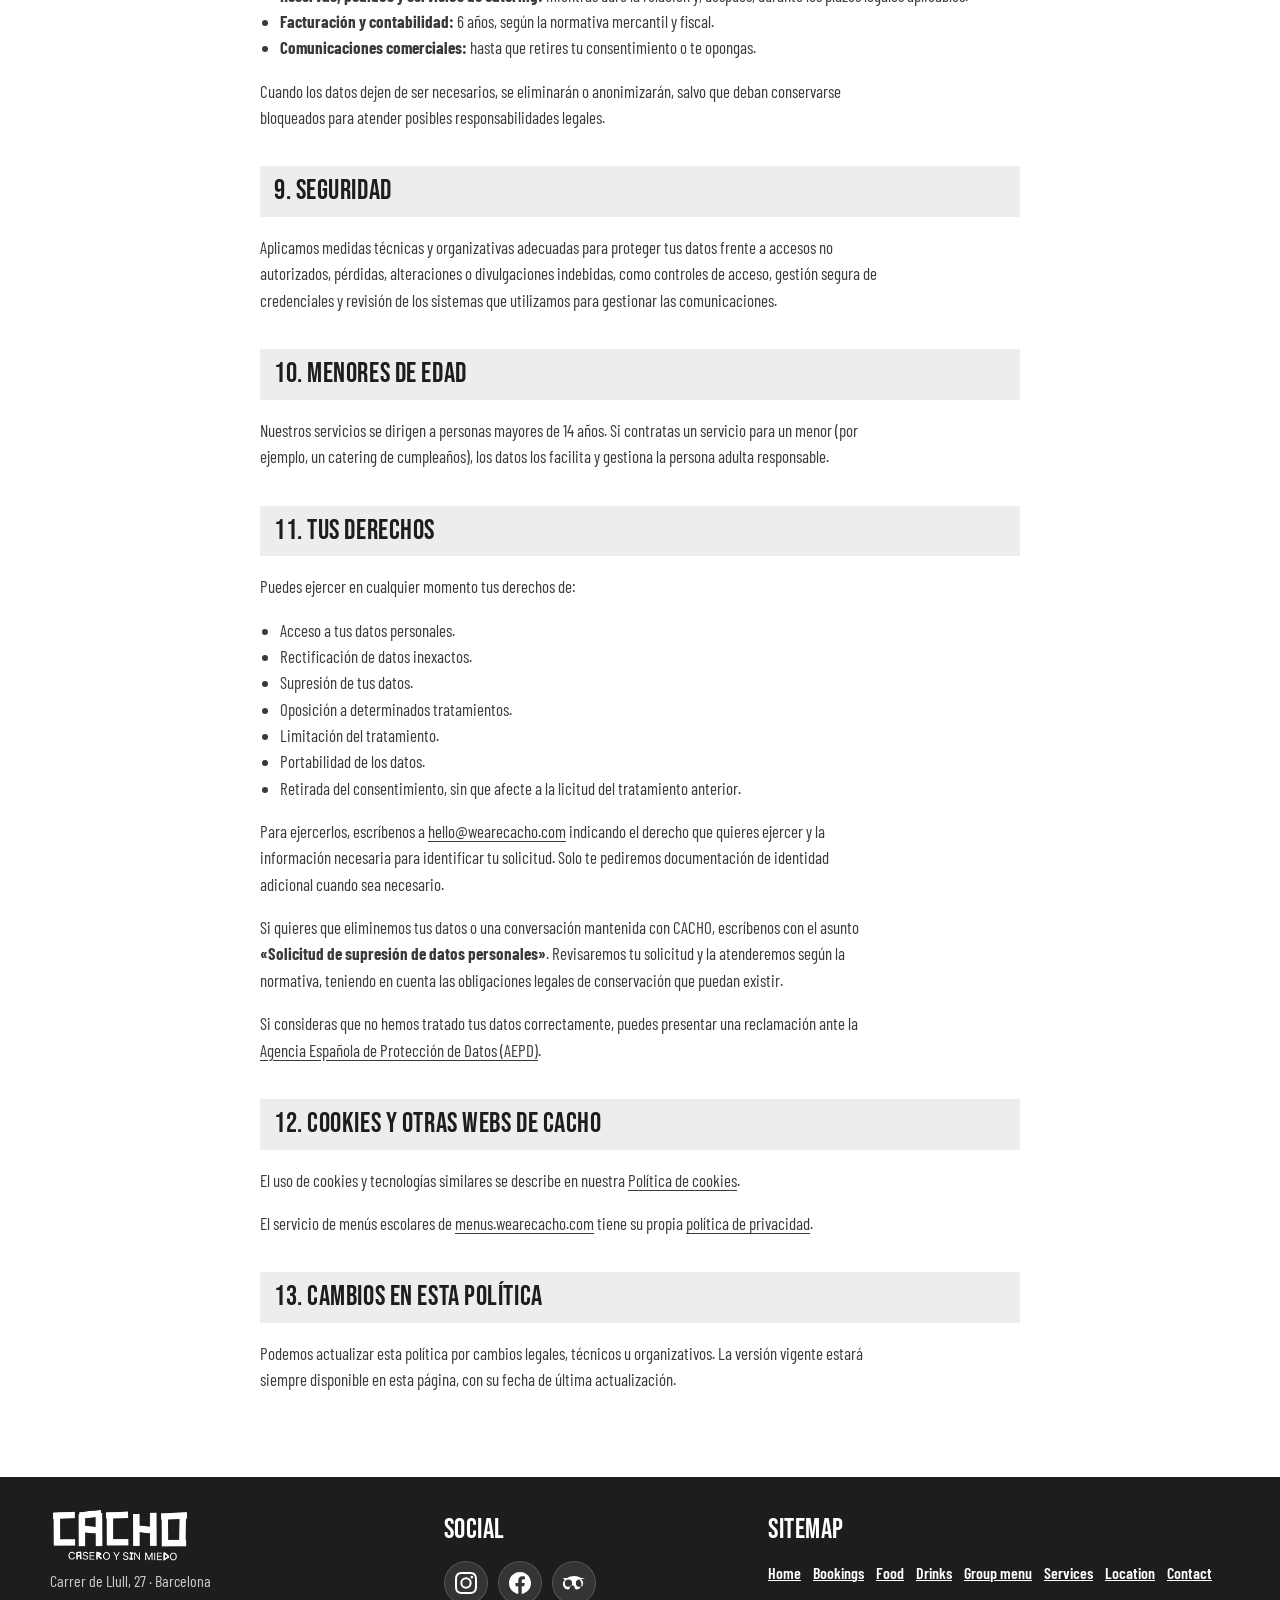
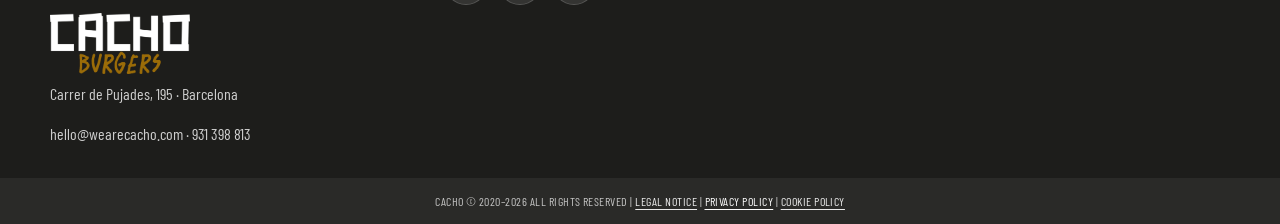
<file: politica-privacidad.html>
<!doctype html>
<html lang="es">
<head>
  <meta charset="utf-8">
  <meta name="viewport" content="width=device-width, initial-scale=1">
  <script src="./consent-mode.js?v=1"></script>
  <link rel="icon" href="./images/BURGUERS-Y-SANDWICH.svg" type="image/svg+xml">
  <link rel="canonical" href="" data-seo-canonical="politica-privacidad.html">
  <title>Política de privacidad | CACHO</title>
  <meta name="description" content="Política de privacidad de wearecacho.com: qué datos trata Marandemi S.L. (CACHO), para qué, durante cuánto tiempo y cómo ejercer tus derechos.">
  <meta name="theme-color" content="#1d1d1b">
  <meta property="og:site_name" content="CACHO">
  <meta property="og:type" content="website">
  <meta property="og:url" content="">
  <meta property="og:title" content="Política de privacidad | CACHO">
  <meta property="og:description" content="Política de privacidad de wearecacho.com: qué datos trata Marandemi S.L. (CACHO), para qué, durante cuánto tiempo y cómo ejercer tus derechos.">
  <meta property="og:image" content="">
  <meta property="og:image:width" content="1279">
  <meta property="og:image:height" content="1920">
  <meta name="twitter:card" content="summary">
  <meta name="twitter:title" content="Política de privacidad | CACHO">
  <meta name="twitter:description" content="Política de privacidad de wearecacho.com: qué datos trata Marandemi S.L. (CACHO), para qué, durante cuánto tiempo y cómo ejercer tus derechos.">
  <script src="./site-config.js"></script>
  <script src="./seo-meta.js"></script>
  <link rel="preconnect" href="https://fonts.googleapis.com">
  <link rel="preconnect" href="https://fonts.gstatic.com" crossorigin>
  <link href="https://fonts.googleapis.com/css2?family=Barlow+Condensed:wght@400;500;600;700&family=Bebas+Neue&display=swap" rel="stylesheet">
  <link rel="stylesheet" href="./styles.css?v=politica-privacidad">
</head>
<body class="legal-doc-page">
  <header class="site-header">
    <nav class="nav-shell" data-i18n-aria="navAria" aria-label="Navegación principal">
      <a class="brand" href="./index.html#home" aria-label="CACHO home">
        <img src="images/logo-cacho.png" width="160" height="48" alt="CACHO — casero y sin miedo">
      </a>
      <div class="language-switcher nav-lang" data-i18n-aria="langSwitcherAria" aria-label="Selector de idioma">
        <button type="button" data-lang="es" aria-pressed="true">ES</button>
        <button type="button" data-lang="ca">CA</button>
        <button type="button" data-lang="en">EN</button>
      </div>
      <button class="nav-toggle" type="button" aria-expanded="false" aria-controls="nav-menu" data-i18n-aria="navToggleLabel" aria-label="Abrir menú">
        <span class="nav-toggle-bar" aria-hidden="true"></span>
        <span class="nav-toggle-bar" aria-hidden="true"></span>
        <span class="nav-toggle-bar" aria-hidden="true"></span>
      </button>
      <div id="nav-menu" class="nav-menu">
        <div class="nav-links">
          <a href="./index.html#catering" data-i18n="navBusiness">Servicios</a>
          <a href="./index.html#menu-hub" data-i18n="navMenu">Carta</a>
          <a class="nav-burgers" href="./cacho-burgers.html" data-i18n="navBurgers">Cacho Burgers</a>
          <a href="./index.html#location" data-i18n="navLocation">Ubicación</a>
          <a href="./index.html#contacto" data-i18n="navContact">Contacto</a>
        </div>
        <div class="nav-actions">
          <a class="nav-cta" href="./reservas.html" data-i18n="navBook">Reservar</a>
        </div>
      </div>
    </nav>
  </header>

  <main class="legal-page">
    <header class="legal-page__head">
      <h1>Política de privacidad</h1>
      <p class="legal-page__url">wearecacho.com</p>
      <p class="legal-page__updated">Última actualización: 17 de noviembre de 2026</p>
    </header>

    <p class="legal-lead">En cumplimiento del Reglamento (UE) 2016/679, General de Protección de Datos (RGPD), y de la Ley Orgánica 3/2018, de Protección de Datos Personales y garantía de los derechos digitales (LOPDGDD), te informamos de cómo trata CACHO los datos personales que nos facilitas a través de esta web, del correo electrónico, de WhatsApp y del resto de canales de contacto.</p>

    <section class="legal-section" id="responsable">
      <h2>1. Responsable del tratamiento</h2>
      <table class="legal-table">
        <tbody>
          <tr>
            <th scope="row">Responsable</th>
            <td>Marandemi S.L.</td>
          </tr>
          <tr>
            <th scope="row">Nombre comercial</th>
            <td>CACHO</td>
          </tr>
          <tr>
            <th scope="row">CIF</th>
            <td>B67472217</td>
          </tr>
          <tr>
            <th scope="row">Domicilio</th>
            <td>Carrer de Llull, 27 · 08005 Barcelona · España</td>
          </tr>
          <tr>
            <th scope="row">Contacto</th>
            <td>Tel. 931 398 813 – Email: <a href="mailto:hello@wearecacho.com">hello@wearecacho.com</a></td>
          </tr>
          <tr>
            <th scope="row">Sitio web</th>
            <td><a href="https://www.wearecacho.com">https://www.wearecacho.com</a></td>
          </tr>
        </tbody>
      </table>
    </section>

    <section class="legal-section" id="datos">
      <h2>2. Qué datos personales tratamos</h2>
      <p>Según la relación que mantengas con CACHO, podemos tratar:</p>
      <ul>
        <li>Nombre y apellidos.</li>
        <li>Teléfono y dirección de correo electrónico.</li>
        <li>Datos de contacto de empresas y de las personas responsables de reservas o eventos.</li>
        <li>Información sobre reservas, pedidos y servicios de catering.</li>
        <li>Direcciones de entrega y datos necesarios para prestar el servicio.</li>
        <li>Datos de facturación, cuando corresponda.</li>
        <li>Mensajes, archivos e información que nos facilites voluntariamente por WhatsApp, correo electrónico o formularios.</li>
        <li>Datos técnicos de navegación por nuestra web, conforme a nuestra <a href="./politica-cookies.html">Política de cookies</a>.</li>
      </ul>
      <p>Las solicitudes de reserva o de catering pueden incluir información sobre alergias, intolerancias o necesidades alimentarias. Solo trataremos estos datos cuando sean necesarios para preparar tu pedido de forma segura y con tu consentimiento explícito, y aplicaremos medidas adicionales de protección.</p>
    </section>

    <section class="legal-section" id="finalidades">
      <h2>3. Para qué utilizamos tus datos</h2>
      <ul>
        <li><strong>Atención al cliente:</strong> responder consultas, informarte sobre nuestros servicios y gestionar las comunicaciones.</li>
        <li><strong>Reservas:</strong> gestionar solicitudes, confirmar disponibilidad y coordinar reservas individuales o de grupos.</li>
        <li><strong>Catering y pedidos:</strong> preparar presupuestos, gestionar encargos, coordinar entregas y prestar los servicios contratados.</li>
        <li><strong>Gestión administrativa:</strong> emitir facturas, gestionar cobros y cumplir las obligaciones legales aplicables.</li>
        <li><strong>Mejora del servicio:</strong> analizar incidencias y opiniones recibidas para mejorar nuestra atención y nuestros servicios.</li>
        <li><strong>Comunicaciones comerciales:</strong> enviarte promociones o novedades solo cuando lo hayas consentido o exista otra base legal que lo permita. Puedes darte de baja en cualquier momento.</li>
      </ul>
    </section>

    <section class="legal-section" id="whatsapp">
      <h2>4. Atención por WhatsApp y herramientas de automatización</h2>
      <p>CACHO puede utilizar WhatsApp Business y su API oficial para atender consultas sobre reservas, pedidos, catering y otros servicios.</p>
      <p>Para gestionar estas conversaciones podemos utilizar herramientas de automatización, como n8n, que permiten recibir mensajes, organizar solicitudes y preparar respuestas.</p>
      <p>Cuando esté activa la atención con inteligencia artificial, te lo indicaremos al inicio de la conversación. En ese caso, algunas consultas podrán ser procesadas por un sistema automatizado para entender la solicitud y preparar una respuesta. Siempre podrás pedir que te atienda una persona del equipo, y los casos que requieran una valoración específica se derivarán a ella.</p>
      <p>No tomamos decisiones basadas únicamente en tratamientos automatizados que produzcan efectos jurídicos sobre ti o te afecten de forma significativa.</p>
      <p>El uso de WhatsApp está sujeto también a las condiciones y a la política de privacidad de WhatsApp y Meta.</p>
    </section>

    <section class="legal-section" id="base-juridica">
      <h2>5. Base jurídica del tratamiento</h2>
      <ul>
        <li><strong>Ejecución de un contrato o aplicación de medidas precontractuales:</strong> gestionar consultas, reservas, presupuestos, pedidos y servicios que nos solicitas.</li>
        <li><strong>Cumplimiento de obligaciones legales:</strong> obligaciones fiscales, contables y administrativas.</li>
        <li><strong>Interés legítimo:</strong> seguridad de nuestros sistemas y mejora de la atención y del servicio.</li>
        <li><strong>Consentimiento:</strong> comunicaciones comerciales, datos sobre alergias o salud y cookies no necesarias. Puedes retirarlo en cualquier momento sin que afecte a la licitud del tratamiento anterior.</li>
      </ul>
    </section>

    <section class="legal-section" id="destinatarios">
      <h2>6. Proveedores y destinatarios de los datos</h2>
      <p>No vendemos tus datos. Para prestar nuestros servicios trabajamos con proveedores que pueden acceder a algunos datos como encargados del tratamiento, con las garantías que exige la normativa:</p>
      <ul>
        <li><strong>Meta Platforms (WhatsApp):</strong> mensajería.</li>
        <li><strong>n8n:</strong> automatización de procesos.</li>
        <li><strong>Proveedores de inteligencia artificial:</strong> cuando esté activa esta función.</li>
        <li><strong>Formspree:</strong> envío del formulario de contacto de la web.</li>
        <li><strong>CoverManager:</strong> gestión de reservas.</li>
        <li><strong>IONOS y Vercel:</strong> alojamiento de nuestras webs.</li>
        <li><strong>Google:</strong> gestor de etiquetas (Google Tag Manager), analítica web (Google Analytics), medición de campañas (Google Ads) y mapas, solo si aceptas las cookies correspondientes.</li>
        <li>Proveedores de correo electrónico y gestión documental.</li>
        <li>Empresas de reparto y colaboradores necesarios para ejecutar pedidos y servicios.</li>
        <li>Asesoría y proveedores administrativos, cuando corresponda.</li>
      </ul>
      <p>También podremos comunicar datos a las autoridades públicas cuando exista una obligación legal.</p>
    </section>

    <section class="legal-section" id="transferencias">
      <h2>7. Transferencias internacionales</h2>
      <p>Algunos de estos proveedores (por ejemplo, Meta, Google, Vercel o Formspree) pueden tratar datos fuera del Espacio Económico Europeo, principalmente en Estados Unidos. En esos casos, las transferencias se realizan con garantías adecuadas según el RGPD: una decisión de adecuación de la Comisión Europea, como el Marco de Privacidad de Datos UE-EE. UU., o cláusulas contractuales tipo.</p>
      <p>Puedes solicitar más información sobre estas garantías escribiendo a <a href="mailto:hello@wearecacho.com">hello@wearecacho.com</a>.</p>
    </section>

    <section class="legal-section" id="conservacion">
      <h2>8. Cuánto tiempo conservamos tus datos</h2>
      <ul>
        <li><strong>Consultas</strong> (formulario, correo electrónico o WhatsApp) que no terminan en una reserva o un pedido: 12 meses desde la última comunicación.</li>
        <li><strong>Reservas, pedidos y servicios de catering:</strong> mientras dure la relación y, después, durante los plazos legales aplicables.</li>
        <li><strong>Facturación y contabilidad:</strong> 6 años, según la normativa mercantil y fiscal.</li>
        <li><strong>Comunicaciones comerciales:</strong> hasta que retires tu consentimiento o te opongas.</li>
      </ul>
      <p>Cuando los datos dejen de ser necesarios, se eliminarán o anonimizarán, salvo que deban conservarse bloqueados para atender posibles responsabilidades legales.</p>
    </section>

    <section class="legal-section" id="seguridad">
      <h2>9. Seguridad</h2>
      <p>Aplicamos medidas técnicas y organizativas adecuadas para proteger tus datos frente a accesos no autorizados, pérdidas, alteraciones o divulgaciones indebidas, como controles de acceso, gestión segura de credenciales y revisión de los sistemas que utilizamos para gestionar las comunicaciones.</p>
    </section>

    <section class="legal-section" id="menores">
      <h2>10. Menores de edad</h2>
      <p>Nuestros servicios se dirigen a personas mayores de 14 años. Si contratas un servicio para un menor (por ejemplo, un catering de cumpleaños), los datos los facilita y gestiona la persona adulta responsable.</p>
    </section>

    <section class="legal-section" id="derechos">
      <h2>11. Tus derechos</h2>
      <p>Puedes ejercer en cualquier momento tus derechos de:</p>
      <ul>
        <li>Acceso a tus datos personales.</li>
        <li>Rectificación de datos inexactos.</li>
        <li>Supresión de tus datos.</li>
        <li>Oposición a determinados tratamientos.</li>
        <li>Limitación del tratamiento.</li>
        <li>Portabilidad de los datos.</li>
        <li>Retirada del consentimiento, sin que afecte a la licitud del tratamiento anterior.</li>
      </ul>
      <p>Para ejercerlos, escríbenos a <a href="mailto:hello@wearecacho.com">hello@wearecacho.com</a> indicando el derecho que quieres ejercer y la información necesaria para identificar tu solicitud. Solo te pediremos documentación de identidad adicional cuando sea necesario.</p>
      <p>Si quieres que eliminemos tus datos o una conversación mantenida con CACHO, escríbenos con el asunto <strong>«Solicitud de supresión de datos personales»</strong>. Revisaremos tu solicitud y la atenderemos según la normativa, teniendo en cuenta las obligaciones legales de conservación que puedan existir.</p>
      <p>Si consideras que no hemos tratado tus datos correctamente, puedes presentar una reclamación ante la <a href="https://www.aepd.es" rel="noopener noreferrer">Agencia Española de Protección de Datos (AEPD)</a>.</p>
    </section>

    <section class="legal-section" id="otros">
      <h2>12. Cookies y otras webs de CACHO</h2>
      <p>El uso de cookies y tecnologías similares se describe en nuestra <a href="./politica-cookies.html">Política de cookies</a>.</p>
      <p>El servicio de menús escolares de <a href="https://menus.wearecacho.com">menus.wearecacho.com</a> tiene su propia <a href="https://menus.wearecacho.com/privacidad">política de privacidad</a>.</p>
    </section>

    <section class="legal-section" id="cambios">
      <h2>13. Cambios en esta política</h2>
      <p>Podemos actualizar esta política por cambios legales, técnicos u organizativos. La versión vigente estará siempre disponible en esta página, con su fecha de última actualización.</p>
    </section>
  </main>

  <footer class="footer">
    <div>
      <img class="footer-logo" src="images/logo-cacho.png" width="160" height="60" alt="CACHO">
      <p>Carrer de Llull, 27 · Barcelona</p>
      <img class="footer-logo footer-logo--burgers" src="images/logo-cacho-burgers.png" width="160" height="69" alt="Cacho Burgers">
      <p>Carrer de Pujades, 195 · Barcelona</p>
      <p class="footer-contact">hello@wearecacho.com · 931 398 813</p>
    </div>
    <div>
      <strong data-i18n="footerNetworks">Redes</strong>
      <ul class="footer-social">
        <li>
          <a class="footer-social__link" href="https://www.instagram.com/wearecacho/" target="_blank" rel="noopener noreferrer" data-i18n-aria="footerSocialInstagram" aria-label="Instagram">
            <svg class="footer-social__icon" viewBox="0 0 24 24" aria-hidden="true" focusable="false"><path fill="currentColor" d="M12 2.163c3.204 0 3.584.012 4.85.07 3.252.148 4.771 1.691 4.919 4.919.058 1.265.069 1.645.069 4.849 0 3.205-.012 3.584-.069 4.849-.149 3.225-1.664 4.771-4.919 4.919-1.266.058-1.644.07-4.85.07-3.204 0-3.584-.012-4.849-.07-3.26-.149-4.771-1.699-4.919-4.92-.058-1.265-.07-1.644-.07-4.849 0-3.204.013-3.583.07-4.849.149-3.227 1.664-4.771 4.919-4.919 1.266-.057 1.645-.069 4.849-.069zM12 0C8.741 0 8.333.014 7.053.072 2.695.272.273 2.69.073 7.052.014 8.333 0 8.741 0 12c0 3.259.014 3.668.072 4.948.2 4.358 2.618 6.78 6.98 6.98 1.281.058 1.689.072 4.948.072 3.259 0 3.668-.014 4.948-.072 4.354-.2 6.782-2.618 6.979-6.98.059-1.28.073-1.689.073-4.948 0-3.259-.014-3.667-.072-4.947-.196-4.354-2.617-6.78-6.979-6.98-1.281-.059-1.69-.073-4.949-.073zm0 5.838a6.162 6.162 0 1 0 0 12.324 6.162 6.162 0 0 0 0-12.324zM12 16a4 4 0 1 1 0-8 4 4 0 0 1 0 8zm7.846-10.405a1.44 1.44 0 1 1-2.881 0 1.44 1.44 0 0 1 2.881 0z"/></svg>
          </a>
        </li>
        <li>
          <a class="footer-social__link" href="https://www.facebook.com/CACHO-110555300531308" target="_blank" rel="noopener noreferrer" data-i18n-aria="footerSocialFacebook" aria-label="Facebook">
            <svg class="footer-social__icon" viewBox="0 0 24 24" aria-hidden="true" focusable="false"><path fill="currentColor" d="M24 12.073c0-6.627-5.373-12-12-12s-12 5.373-12 12c0 5.99 4.388 10.954 10.125 11.854v-8.385H7.078v-3.47h3.047V9.43c0-3.007 1.792-4.669 4.533-4.669 1.312 0 2.686.235 2.686.235v2.953H15.83c-1.491 0-1.956.925-1.956 1.874v2.25h3.328l-.532 3.47h-2.796v8.385C19.612 23.027 24 18.062 24 12.073z"/></svg>
          </a>
        </li>
        <li>
          <a class="footer-social__link" href="https://www.tripadvisor.es/Restaurant_Review-g187497-d20861655-Reviews-Cacho-Barcelona_Catalonia.html" target="_blank" rel="noopener noreferrer" data-i18n-aria="footerSocialTripadvisor" aria-label="Tripadvisor">
            <svg class="footer-social__icon" viewBox="0 0 24 24" aria-hidden="true" focusable="false"><path fill="currentColor" d="M12.006 4.295c-2.67 0-5.338.784-7.645 2.353H0l1.963 2.135a5.997 5.997 0 0 0 4.04 10.43 5.976 5.976 0 0 0 2.174-4.35 11.934 11.934 0 0 1 1.86-.151c.664 0 1.313.05 1.943.151a5.958 5.958 0 0 0 2.178 4.353 5.977 5.977 0 0 0 4.036-10.432L24 6.648h-4.35a12.078 12.078 0 0 0-7.644-2.353zM6.003 16.14a3.975 3.975 0 1 1 0-7.95 3.975 3.975 0 0 1 0 7.95zm11.994 0a3.975 3.975 0 1 1 0-7.95 3.975 3.975 0 0 1 0 7.95z"/></svg>
          </a>
        </li>
      </ul>
    </div>
    <div>
      <strong data-i18n="footerSitemap">Mapa del sitio</strong>
      <ul class="footer-sitemap">
        <li><a href="./index.html" data-i18n="footerHome">Inicio</a></li>
        <li><a href="./reservas.html" data-i18n="footerReservations">Reservas</a></li>
        <li><a href="./comidas.html" data-i18n="menuFood">Comidas</a></li>
        <li><a href="./bebidas.html" data-i18n="menuDrinks">Bebidas</a></li>
        <li><a href="./menu-grupos.html" data-i18n="menuGroups">Menú grupos</a></li>
        <li><a href="./index.html#catering" data-i18n="navBusiness">Servicios</a></li>
        <li><a href="./index.html#location" data-i18n="navLocation">Ubicación</a></li>
        <li><a href="./index.html#contacto" data-i18n="footerContact">Contacto</a></li>
      </ul>
    </div>
  </footer>

  <div class="footer-legal-bar">
    <p>
      <span data-i18n="footerLegalCopyright">CACHO © 2020–2026 TODOS LOS DERECHOS RESERVADOS</span> |
      <a href="./aviso-legal.html" data-i18n="footerLegalNotice">Aviso legal</a> |
      <a href="./politica-privacidad.html" aria-current="page" data-i18n="footerLegalPrivacy">Política de privacidad</a> |
      <a href="./politica-cookies.html" data-i18n="footerLegalCookies">Políticas de cookies</a>
    </p>
  </div>

  <button type="button" class="cookie-settings-fab" data-cookie-manage data-i18n="cookieSettingsFab">Ajustes cookies</button>

  <aside id="cookie-banner" class="cookie-banner" role="dialog" aria-modal="true" aria-labelledby="cookie-banner-title" hidden>
    <div class="cookie-banner__inner">
      <div class="cookie-banner__view" data-cookie-view="main">
        <h2 id="cookie-banner-title" class="cookie-banner__title">Cookies y privacidad</h2>
        <p class="cookie-banner__text">Usamos cookies necesarias para el idioma y, si lo permites, Google Analytics, Google Ads y Google Maps.</p>
        <div class="cookie-banner__actions">
          <button type="button" class="btn primary" data-cookie-action="accept-all">Aceptar todas</button>
          <button type="button" class="btn secondary" data-cookie-action="reject">Solo necesarias</button>
          <button type="button" class="btn secondary" data-cookie-action="open-prefs">Configurar</button>
        </div>
        <a class="cookie-banner__link" href="./politica-cookies.html">Política de cookies</a>
      </div>
      <div class="cookie-banner__view" data-cookie-view="prefs" hidden>
        <h2 class="cookie-banner__title">Preferencias de cookies</h2>
        <ul class="cookie-prefs">
          <li class="cookie-prefs__item cookie-prefs__item--locked">
            <label><input type="checkbox" checked disabled><span><strong>Necesarias</strong><small>Idioma y funcionamiento básico.</small></span></label>
          </li>
          <li class="cookie-prefs__item">
            <label><input type="checkbox" data-cookie-pref="analytics"><span><strong>Analítica (Google Analytics)</strong><small>Estadísticas de uso.</small></span></label>
          </li>
          <li class="cookie-prefs__item">
            <label><input type="checkbox" data-cookie-pref="marketing"><span><strong>Marketing (Google Ads)</strong><small>Campañas y conversiones.</small></span></label>
          </li>
          <li class="cookie-prefs__item">
            <label><input type="checkbox" data-cookie-pref="maps"><span><strong>Mapa (Google Maps)</strong><small>Mapa de ubicación embebido.</small></span></label>
          </li>
        </ul>
        <div class="cookie-banner__actions">
          <button type="button" class="btn primary" data-cookie-action="save-prefs">Guardar preferencias</button>
          <button type="button" class="btn secondary" data-cookie-action="back">Volver</button>
        </div>
      </div>
    </div>
  </aside>

  <script src="./tracking-config.js?v=2"></script>
  <script src="./script.js?v=gtm-consent"></script>
</body>
</html>
</file>
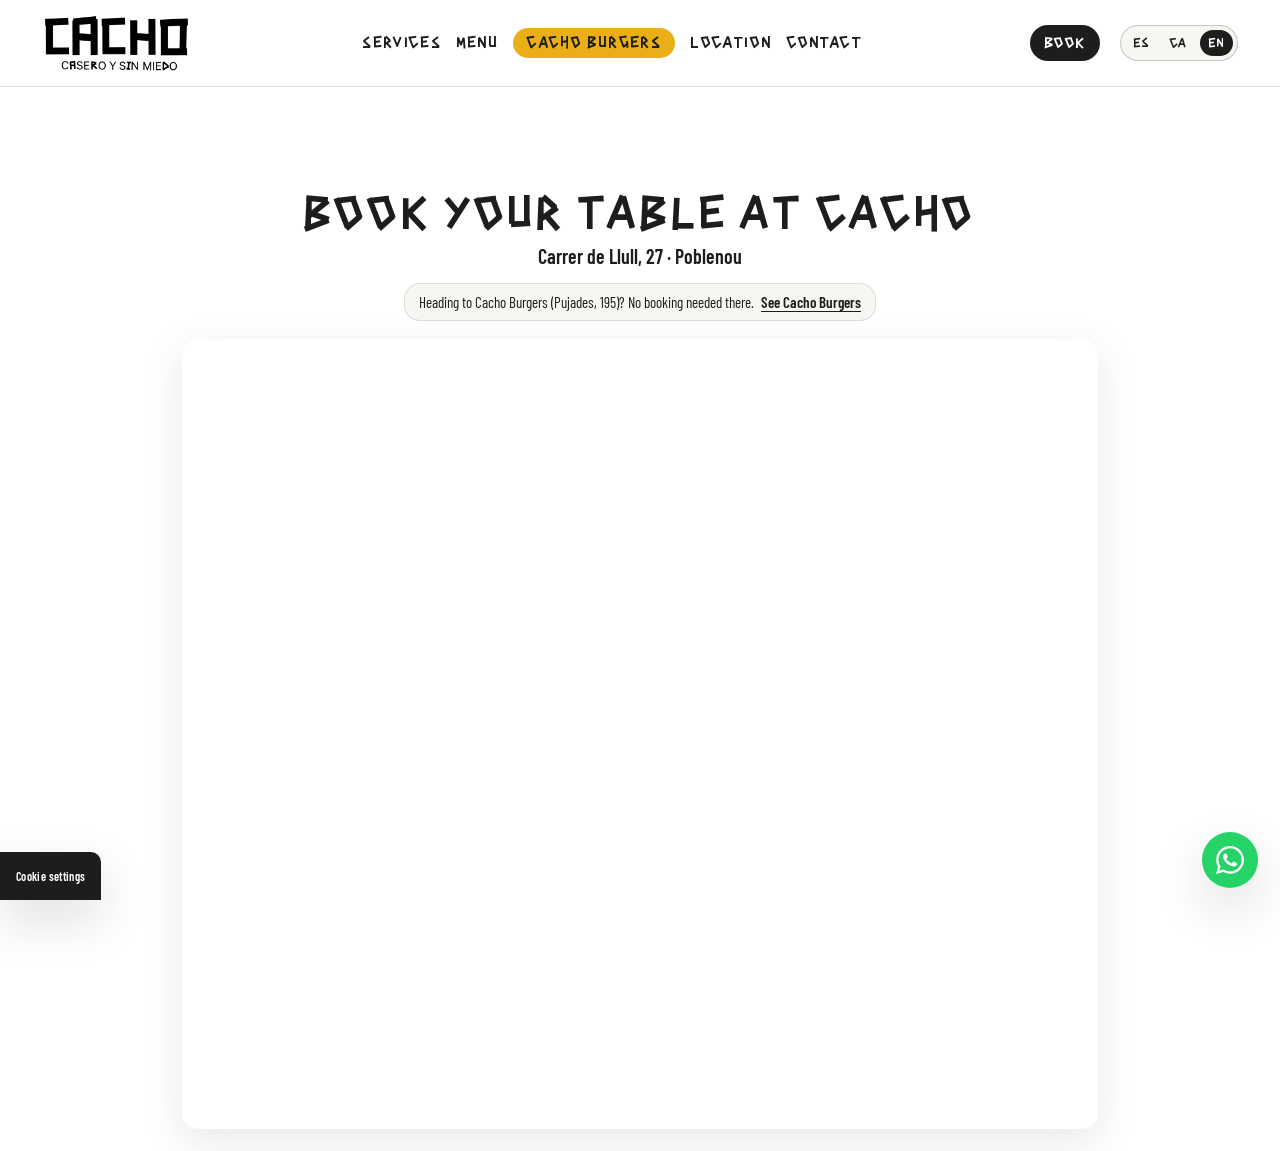
<file: reservas.html>
<!doctype html>
<html lang="es">
<head>
  <meta charset="utf-8">
  <meta name="viewport" content="width=device-width, initial-scale=1">
  <script src="./consent-mode.js?v=1"></script>
  <link rel="icon" href="./images/BURGUERS-Y-SANDWICH.svg" type="image/svg+xml">
  <link rel="canonical" href="" data-seo-canonical="reservas.html">
  <title>Reservas | CACHO</title>
  <meta name="description" content="Reserva mesa en CACHO Barcelona — motor de reservas CoverManager.">
  <meta name="theme-color" content="#1d1d1b">
  <meta property="og:site_name" content="CACHO">
  <meta property="og:type" content="website">
  <meta property="og:url" content="">
  <meta property="og:title" content="Reservas | CACHO">
  <meta property="og:description" content="Reserva mesa en CACHO Barcelona — motor de reservas CoverManager.">
  <meta property="og:image" content="">
  <meta property="og:image:width" content="1279">
  <meta property="og:image:height" content="1920">
  <meta name="twitter:card" content="summary_large_image">
  <meta name="twitter:title" content="Reservas | CACHO">
  <meta name="twitter:description" content="Reserva mesa en CACHO Barcelona — motor de reservas CoverManager.">
  <meta name="twitter:image" content="">
  <script src="./site-config.js"></script>
  <script src="./seo-meta.js"></script>
  <link rel="preconnect" href="https://fonts.googleapis.com">
  <link rel="preconnect" href="https://www.covermanager.com" crossorigin>
  <link rel="preconnect" href="https://fonts.gstatic.com" crossorigin>
  <link href="https://fonts.googleapis.com/css2?family=Barlow+Condensed:wght@400;500;600;700&family=Bebas+Neue&display=swap" rel="stylesheet">
  <link rel="stylesheet" href="./styles.css?v=politica-privacidad">
</head>
<body class="reservas-doc-page">
  <header class="site-header">
    <nav class="nav-shell" data-i18n-aria="navAria" aria-label="Navegación principal">
      <a class="brand" href="./index.html#home" aria-label="CACHO home">
        <img src="images/logo-cacho.png" width="160" height="48" alt="CACHO — casero y sin miedo">
      </a>
      <div class="language-switcher nav-lang" data-i18n-aria="langSwitcherAria" aria-label="Selector de idioma">
        <button type="button" data-lang="es" aria-pressed="true">ES</button>
        <button type="button" data-lang="ca">CA</button>
        <button type="button" data-lang="en">EN</button>
      </div>
      <button
        class="nav-toggle"
        type="button"
        aria-expanded="false"
        aria-controls="nav-menu"
        data-i18n-aria="navToggleLabel"
        aria-label="Abrir menú"
      >
        <span class="nav-toggle-bar" aria-hidden="true"></span>
        <span class="nav-toggle-bar" aria-hidden="true"></span>
        <span class="nav-toggle-bar" aria-hidden="true"></span>
      </button>
      <div id="nav-menu" class="nav-menu">
        <div class="nav-links">
          <a href="./index.html#catering" data-i18n="navBusiness">Servicios</a>
          <a href="./index.html#menu-hub" data-i18n="navMenu">Carta</a>
          <a class="nav-burgers" href="./cacho-burgers.html" data-i18n="navBurgers">Cacho Burgers</a>
          <a href="./index.html#location" data-i18n="navLocation">Ubicación</a>
          <a href="./index.html#contacto" data-i18n="navContact">Contacto</a>
        </div>
        <div class="nav-actions">
          <a class="nav-cta" href="./reservas.html" aria-current="page" data-i18n="navBook">Reservar</a>
        </div>
      </div>
    </nav>
  </header>

  <main class="reservas-page">
    <header class="reservas-intro">
      <h1 class="reservas-intro__title" data-i18n="reservasHeading">Reserva tu mesa en CACHO</h1>
      <p class="reservas-intro__address" data-i18n="reservasAddress">Carrer de Llull, 27 · Poblenou</p>
      <p class="reservas-intro__note">
        <span data-i18n="reservasBurgersNote">¿Vas a Cacho Burgers (Pujades, 195)? Allí no hace falta reservar.</span>
        <a href="./cacho-burgers.html" data-i18n="reservasBurgersLink">Ver Cacho Burgers</a>
      </p>
    </header>
    <iframe
      id="covermanager-reserve"
      class="covermanager-frame"
      title="Reservar mesa en CACHO"
      data-i18n-title="reservasIframeTitle"
      loading="lazy"
      src="https://www.covermanager.com/reserve/module_restaurant/restaurante-wearecacho/spanish"
    ></iframe>
  </main>

  <div class="mobile-bottom-bar" data-i18n-aria="mobileBarAria" aria-label="Acciones rápidas">
    <button type="button" class="cookie-settings-fab" data-cookie-manage data-i18n="cookieSettingsFab">Ajustes cookies</button>
    <a class="mobile-cta btn primary" href="./reservas.html" data-i18n="bookTable">Reservar mesa</a>
    <a class="whatsapp" href="https://wa.me/34666979855" target="_blank" rel="noopener noreferrer" data-i18n-aria="whatsappAria" aria-label="Contactar por WhatsApp">
      <svg class="whatsapp-icon" viewBox="0 0 24 24" aria-hidden="true" focusable="false">
        <path fill="currentColor" d="M17.472 14.382c-.297-.149-1.758-.867-2.03-.967-.273-.099-.471-.148-.67.15-.197.297-.767.966-.94 1.164-.173.199-.347.223-.644.075-.297-.15-1.255-.463-2.39-1.475-.883-.788-1.48-1.761-1.653-2.059-.173-.297-.018-.458.13-.606.134-.133.298-.347.446-.52.149-.174.198-.298.298-.497.099-.198.05-.371-.025-.52-.075-.149-.669-1.612-.916-2.207-.242-.579-.487-.5-.669-.51-.173-.008-.371-.01-.57-.01-.198 0-.52.074-.792.372-.272.297-1.04 1.016-1.04 2.479 0 1.462 1.065 2.875 1.213 3.074.149.198 2.096 3.2 5.077 4.487.709.306 1.262.489 1.694.625.712.227 1.36.195 1.871.118.571-.085 1.758-.719 2.006-1.413.248-.694.248-1.289.173-1.413-.074-.124-.272-.198-.57-.347m-5.421 7.403h-.004a9.87 9.87 0 01-5.031-1.378l-.361-.214-3.741.982.998-3.648-.235-.374a9.86 9.86 0 01-1.51-5.26c.001-5.45 4.436-9.884 9.888-9.884 2.64 0 5.122 1.03 6.988 2.898a9.825 9.825 0 012.893 6.994c-.003 5.45-4.435 9.884-9.881 9.884m8.413-18.297A11.815 11.815 0 0012.05 0C5.495 0 .16 5.335.157 11.892c0 2.096.547 4.142 1.588 5.945L.057 24l6.305-1.654a11.882 11.882 0 005.683 1.448h.005c6.554 0 11.89-5.335 11.893-11.893a11.821 11.821 0 00-3.48-8.413z"/>
      </svg>
    </a>
  </div>

  <script src="./reservas-config.js?v=1"></script>
  <script src="https://www.covermanager.com/js/iframeResizer.min.js" defer></script>
  <script src="./menu-i18n.js?v=1"></script>
  <script src="./reservas.js?v=1"></script>
  <script src="./tracking-config.js?v=2"></script>
  <script src="./script.js?v=gtm-consent"></script>
</body>
</html>
</file>
<file: styles.css>
@font-face {
  font-family: "Pwc";
  src: url("./fonts/PWCINDERBLOX.ttf") format("truetype");
  font-display: swap;
}

:root {
  --ink: #1d1d1b;
  --ink-soft: #3a3a3a;
  --paper: #ffffff;
  --paper-warm: #f7f6f2;
  --sage: #bbc99a;
  --sage-dark: #96a17b;
  --black: #1d1d1b;
  --white: #ffffff;
  --tomato: #d45a3f;
  --beer: #e8c96a;
  --line: rgba(29, 29, 27, .12);
  --line-strong: rgba(29, 29, 27, .22);
  --radius-sm: 10px;
  --radius: 16px;
  --radius-lg: 24px;
  --radius-pill: 999px;
  --shadow: 0 12px 40px rgba(29, 29, 27, .1);
  --shadow-lg: 0 20px 50px rgba(29, 29, 27, .14);
  --ease-out: cubic-bezier(0.22, 1, 0.36, 1);
  --ease-soft: cubic-bezier(0.4, 0, 0.2, 1);
  --font-display: "Bebas Neue", sans-serif;
  --font-cartel: "Pwc", "Bebas Neue", sans-serif;
  --font-body: "Barlow Condensed", system-ui, -apple-system, sans-serif;
  --header-h: 86px;
  --nav-scroll-extra: 30px;
  --page-pad: clamp(16px, 4vw, 22px);
  --section-pad: clamp(40px, 8vw, 110px);
  --safe-bottom: env(safe-area-inset-bottom, 0px);
  --safe-top: env(safe-area-inset-top, 0px);
}

* {
  box-sizing: border-box;
}

html {
  scroll-behavior: smooth;
  scroll-padding-top: calc(var(--header-h) + 12px);
  -webkit-text-size-adjust: 100%;
  font-family: var(--font-body);
}

body {
  margin: 0;
  color: var(--ink);
  background: var(--paper-warm);
  font-family: inherit;
  font-weight: 400;
  line-height: 1.5;
  overflow-x: hidden;
}

h1,
h2,
h3,
h4,
h5,
h6 {
  font-family: var(--font-display);
  font-weight: 400;
}

body.nav-open {
  overflow: hidden;
}

body::before {
  content: "";
  position: fixed;
  inset: 0;
  z-index: 15;
  background: rgba(29, 29, 27, .4);
  opacity: 0;
  visibility: hidden;
  pointer-events: none;
  transition: opacity .4s var(--ease-soft), visibility .4s var(--ease-soft);
}

body.nav-open::before,
body.cookie-banner-open::before {
  opacity: 1;
  visibility: visible;
}

body.cookie-banner-open {
  overflow: hidden;
}

body.cookie-banner-open::before {
  z-index: 35;
  pointer-events: auto;
}

a {
  color: inherit;
  text-decoration: none;
}

img {
  display: block;
  max-width: 100%;
}

.site-header {
  position: sticky;
  top: 0;
  z-index: 20;
  background: rgba(255, 255, 255, .88);
  border-bottom: 1px solid var(--line);
  backdrop-filter: blur(14px);
  transition: box-shadow .35s var(--ease-soft);
}

body.nav-open .site-header {
  box-shadow: var(--shadow);
}

.nav-shell {
  display: flex;
  align-items: center;
  justify-content: space-between;
  gap: clamp(16px, 2vw, 28px);
  max-width: 1240px;
  min-height: var(--header-h);
  margin: 0 auto;
  padding: 10px var(--page-pad);
  padding-top: calc(10px + var(--safe-top));
  font-family: var(--font-cartel);
  font-size: 12px;
  font-weight: 400;
  letter-spacing: 0.03em;
  transition: color .25s var(--ease-soft);
}

.nav-shell a:not(.brand),
.nav-shell .language-switcher button {
  font-family: inherit;
  font-weight: 400;
  text-transform: uppercase;
}

.nav-shell a:not(.brand):hover {
  color: var(--sage-dark);
}

.nav-toggle {
  display: none;
}

.nav-menu {
  display: flex;
  align-items: center;
  justify-content: flex-end;
  flex: 1;
  gap: clamp(16px, 2vw, 28px);
  min-width: 0;
}

.nav-links {
  display: flex;
  align-items: center;
  justify-content: center;
  flex: 1;
  flex-wrap: wrap;
  gap: clamp(8px, 1.2vw, 16px);
  min-width: 0;
}

.nav-links a {
  position: relative;
  line-height: 1;
  white-space: nowrap;
  font-size: clamp(12px, 1.05vw, 14px);
  text-decoration: none;
}

.nav-burgers {
  padding: 8px 14px;
  color: var(--black);
  background: #eaae18;
  border-radius: var(--radius-pill);
  transition: transform .25s var(--ease-out), background .25s var(--ease-soft);
}

.nav-shell a.nav-burgers:hover {
  color: var(--black);
  background: #c99214;
  transform: translateY(-1px);
}

.nav-actions {
  display: flex;
  align-items: center;
  gap: 12px;
  flex-shrink: 0;
}

.brand {
  position: relative;
  z-index: 2;
  flex-shrink: 0;
  display: flex;
  align-items: center;
  margin-inline-end: 4px;
}

.brand img {
  display: block;
  width: auto;
  height: clamp(40px, 6vw, 56px);
}

.nav-cta {
  padding: 10px 18px;
  color: var(--white);
  background: var(--black);
  border-radius: var(--radius-pill);
  font-size: clamp(16px, 1.25vw, 20px);
  letter-spacing: 0.04em;
  transition: transform .25s var(--ease-out), background .25s var(--ease-soft);
}

.nav-cta:hover {
  transform: translateY(-1px);
  background: var(--ink-soft);
}

.language-switcher {
  display: inline-grid;
  grid-template-columns: repeat(3, 1fr);
  gap: 4px;
  padding: 4px;
  border: 1px solid var(--line-strong);
  border-radius: var(--radius-pill);
  background: var(--paper-warm);
}

.language-switcher button {
  min-height: 28px;
  padding: 6px 10px;
  border: 0;
  border-radius: var(--radius-pill);
  background: transparent;
  font-size: 12px;
  line-height: 1;
  transition: background .25s var(--ease-soft), color .25s var(--ease-soft);
}

.language-switcher button[aria-pressed="true"] {
  color: var(--white);
  background: var(--black);
}

.hero {
  position: relative;
  display: flex;
  align-items: flex-end;
  justify-content: center;
  min-height: calc(100svh - var(--header-h));
  min-height: calc(100dvh - var(--header-h));
  overflow: hidden;
  background: var(--black);
}

.hero-slider {
  position: absolute;
  inset: 0;
}

.hero-slider img {
  position: absolute;
  inset: 0;
  width: 100%;
  height: 100%;
  object-fit: cover;
  opacity: 0;
  transform: scale(1.06);
  animation: slideShow 20s infinite;
  will-change: opacity, transform;
}

.hero-slider img:nth-child(2) {
  animation-delay: 5s;
}

.hero-slider img:nth-child(3) {
  animation-delay: 10s;
}

.hero-slider img:nth-child(4) {
  animation-delay: 15s;
}

.hero::after {
  content: "";
  position: absolute;
  inset: 0;
  background: rgba(0, 0, 0, .28);
}

.hero-copy {
  position: relative;
  z-index: 1;
  display: flex;
  justify-content: center;
  align-items: center;
  width: 100%;
  padding: clamp(32px, 5vw, 48px) var(--page-pad) clamp(72px, 11vh, 128px);
  color: var(--white);
}

.hero-promo {
  display: inline-flex;
  flex-direction: column;
  align-items: center;
  gap: clamp(16px, 2.4vw, 22px);
  max-width: min(100%, 740px);
}

.hero-cartel {
  padding: clamp(11px, 1.6vw, 18px) clamp(18px, 2.75vw, 36px);
  background: #000;
  text-align: center;
  clip-path: polygon(3% 0, 97% 0, 100% 100%, 0 100%);
}

.hero-cartel__title {
  margin: 0;
  font-family: var(--font-cartel);
  font-size: clamp(24px, 3.8vw, 48px);
  font-weight: 400;
  line-height: 0.92;
  letter-spacing: 0.02em;
  text-transform: uppercase;
  text-align: center;
  color: var(--white);
  -webkit-font-smoothing: antialiased;
}

.hero-cartel__title span {
  display: block;
}

.hero-promo__btn {
  align-self: center;
  justify-content: center;
  min-height: 44px;
  margin: 0;
  padding: 12px 26px;
  border: 0;
  border-radius: var(--radius-sm);
  white-space: nowrap;
}

.hero-promo__btn:hover {
  color: var(--white);
  background: var(--sage-dark);
  transform: none;
  box-shadow: none;
}

.hero-promo__btn:active {
  transform: none;
}

.hero h1:not(.hero-cartel__title),
section h2 {
  margin: 0 0 18px;
  font-family: var(--font-display);
  font-size: clamp(40px, 6.2vw, 80px);
  font-weight: 400;
  line-height: 1;
  letter-spacing: 0.01em;
}

section h2 {
  font-size: clamp(30px, 4vw, 52px);
  color: var(--ink);
}


.band .cards h3 {
  font-family: var(--font-cartel);
}

section {
  scroll-margin-top: calc(var(--header-h) + 12px);
}

main section:not(.hero) {
  opacity: 0;
  transform: translateY(28px);
  transition: opacity .7s var(--ease-soft), transform .7s var(--ease-out);
}

main section:not(.hero).is-visible {
  opacity: 1;
  transform: translateY(0);
}

.hero p,
section p {
  max-width: 620px;
  font-size: clamp(16px, 1.4vw, 20px);
}

.tape {
  display: inline-block;
  margin: 0 0 22px;
  padding: 8px 16px;
  color: var(--white);
  background: var(--black);
  border-radius: var(--radius-pill);
  font-family: var(--font-body);
  font-size: 12px;
  font-weight: 700;
  letter-spacing: 0.08em;
  text-transform: uppercase;
}

.tape.small {
  font-size: 11px;
}

.hero-actions {
  display: flex;
  flex-wrap: wrap;
  gap: 12px;
  margin-top: 28px;
}

.btn,
button {
  display: inline-flex;
  min-height: 48px;
  align-items: center;
  justify-content: center;
  padding: 12px 22px;
  border: 1px solid transparent;
  border-radius: var(--radius-pill);
  font-family: var(--font-body);
  font-size: 15px;
  font-weight: 600;
  letter-spacing: 0.02em;
  cursor: pointer;
  touch-action: manipulation;
  transition: transform .25s var(--ease-out), box-shadow .25s var(--ease-soft), background .25s var(--ease-soft);
}

.btn:hover,
button:hover {
  transform: translateY(-2px);
  box-shadow: 0 8px 24px rgba(29, 29, 27, .12);
}

.btn:active,
button:active {
  transform: translateY(0);
}

.btn {
  width: fit-content;
  max-width: 100%;
}

.btn.primary,
button {
  color: var(--black);
  background: var(--sage);
  border-color: var(--sage-dark);
}

.btn.primary:hover,
button:hover {
  background: var(--sage-dark);
}

.btn.secondary {
  color: var(--ink);
  background: var(--white);
  border-color: var(--line-strong);
}

a.hero-promo__btn.btn,
a.hero-promo__btn.btn.primary,
a.mobile-cta.btn.primary,
a.location-book-btn.btn {
  font-family: var(--font-cartel);
  font-size: clamp(16px, 1.25vw, 20px);
  font-weight: 400;
  letter-spacing: 0.04em;
  text-transform: uppercase;
}

.split,
.product-shot,
.menu-section,
.location-section,
.contact-section,
.burgers,
.mini-map,
.languages-section,
.band {
  max-width: 1180px;
  margin: 0 auto;
  padding: var(--section-pad) var(--page-pad);
}

.split {
  display: grid;
  grid-template-columns: minmax(0, 1fr) minmax(280px, 440px);
  gap: clamp(28px, 5vw, 72px);
  align-items: center;
}

.priority {
  background: var(--sage);
  max-width: none;
  padding-inline: max(var(--page-pad), calc((100vw - 1180px) / 2));
}

.booking-panel {
  display: grid;
  gap: 12px;
  padding: 28px;
  color: var(--white);
  background: var(--black);
  border-radius: var(--radius-lg);
  box-shadow: var(--shadow-lg);
}

.booking-panel strong {
  font-family: var(--font-display);
  font-size: 32px;
  font-weight: 400;
  line-height: 1.05;
}

.product-shot {
  display: grid;
  grid-template-columns: .8fr 1.2fr;
  gap: clamp(28px, 5vw, 60px);
  align-items: center;
}

.shot-copy h2 {
  font-family: var(--font-cartel);
  font-size: clamp(22px, 3vw, 36px);
  line-height: 1.05;
}

.shot-grid {
  display: grid;
  grid-template-columns: repeat(3, 1fr);
  gap: 12px;
}

.shot-grid img {
  width: 100%;
  aspect-ratio: 4 / 5;
  object-fit: cover;
  border-radius: var(--radius-lg);
  box-shadow: var(--shadow);
  transition: transform .5s var(--ease-out), box-shadow .5s var(--ease-soft);
}

.shot-grid img:hover {
  transform: translateY(-4px) scale(1.02);
  box-shadow: var(--shadow-lg);
}

.shot-grid img:nth-child(2) {
  margin-top: 34px;
}

.parallax-band {
  position: relative;
  width: 100%;
  max-width: none;
  height: clamp(280px, 46vh, 520px);
  margin: 0;
  padding: 0;
  overflow: hidden;
  opacity: 1;
  transform: none;
}

.parallax-band__bg {
  position: absolute;
  inset: 0;
  background-position: center;
  background-size: cover;
  background-repeat: no-repeat;
  background-attachment: fixed;
}

/* Parallax por scroll en móvil/tablet (iOS no aplica background-attachment: fixed) */
html.parallax-js .parallax-band__bg {
  top: -22%;
  right: 0;
  bottom: auto;
  left: 0;
  height: 144%;
  background-attachment: scroll;
  will-change: transform;
}

.parallax-band--burger .parallax-band__bg {
  background-image: url("./images/Burguer.jpg");
}

.parallax-band--platos .parallax-band__bg {
  background-image: url("./images/platos.jpg");
}

main section.parallax-band.is-visible,
main section.parallax-band {
  opacity: 1;
  transform: none;
}

.about img {
  width: 100%;
  aspect-ratio: 5 / 4;
  object-fit: cover;
  border-radius: var(--radius-lg);
  box-shadow: var(--shadow);
}

.about-content {
  display: grid;
  gap: 18px;
}

.about-content h2 {
  margin: 0;
  font-family: var(--font-cartel);
  font-size: clamp(28px, 4vw, 48px);
  font-weight: 400;
  line-height: 1;
  letter-spacing: 0.03em;
  text-align: center;
  text-transform: uppercase;
  color: var(--ink);
}

.about-content p {
  margin: 0;
  font-size: clamp(16px, 1.5vw, 19px);
  line-height: 1.55;
}

.plain-list {
  padding: 0;
  list-style: none;
  font-weight: 600;
}

.plain-list li {
  padding: 12px 0;
  border-top: 1px solid var(--line);
}

.band {
  max-width: none;
  color: var(--white);
  background: var(--black);
  padding-inline: max(var(--page-pad), calc((100vw - 1180px) / 2));
}

.band .menu-section__title {
  margin: 0 auto clamp(24px, 4vw, 40px);
  max-width: 1180px;
  color: var(--white);
}

.band .tape {
  color: var(--black);
  background: var(--beer);
}

.cards {
  display: grid;
  gap: 14px;
}

.cards.three {
  grid-template-columns: repeat(3, 1fr);
  margin-top: 0;
}

.cards article,
.mini-map article {
  min-height: 150px;
  padding: 22px;
  border: 1px solid var(--line);
  border-radius: var(--radius);
  background: rgba(255, 255, 255, .06);
  transition: transform .3s var(--ease-out), box-shadow .3s var(--ease-soft);
}

.band .cards article {
  padding: 0 0 22px;
  overflow: hidden;
}

.band .card-service-img {
  display: block;
  width: 100%;
  aspect-ratio: 4 / 3;
  object-fit: cover;
}

.band .cards article h3,
.band .cards article p,
.band .cards article .card-section-link {
  margin-inline: 22px;
}

.band .cards article h3 {
  margin-top: 22px;
}

.cards article:hover,
.mini-map article:hover {
  transform: translateY(-3px);
  box-shadow: var(--shadow);
}

.cards h3,
.mini-map h3 {
  margin: 0 0 10px;
  font-family: var(--font-display);
  font-size: 26px;
  font-weight: 400;
  line-height: 1.1;
}

.card-catering,
.card-afterwork {
  display: flex;
  flex-direction: column;
}

.cards article .card-section-link {
  align-self: center;
  margin-top: auto;
  padding: 8px 16px;
  font-family: var(--font-cartel);
  font-size: clamp(11px, 0.9vw, 14px);
  font-weight: 400;
  letter-spacing: 0.04em;
  text-transform: uppercase;
}

.cards article .card-section-link + .card-section-link {
  margin-top: 10px;
}

.menu-section {
  display: flex;
  flex-direction: column;
  align-items: center;
  gap: clamp(24px, 4vw, 40px);
}

.menu-section__title,
.location-section > h2 {
  scroll-margin-top: calc(var(--header-h) + 12px + var(--nav-scroll-extra));
}

@media (max-width: 980px) {
  section {
    scroll-margin-top: calc(var(--header-h) + var(--nav-scroll-mobile-extra));
  }

  .menu-section__title,
  .location-section > h2 {
    scroll-margin-top: 0;
  }
}

.menu-section__title {
  margin: 0;
  width: 100%;
  font-family: var(--font-cartel);
  font-size: clamp(22px, 3vw, 36px);
  line-height: 1.05;
  text-align: center;
}

.menu-cards {
  display: flex;
  justify-content: center;
  align-items: stretch;
  gap: clamp(20px, 3.5vw, 44px);
  width: 100%;
  max-width: 1180px;
  margin-inline: auto;
  padding-inline: clamp(16px, 4vw, 40px);
  box-sizing: border-box;
}

.menu-cards a {
  position: relative;
  z-index: 2;
  flex: 0 1 clamp(240px, 27vw, 340px);
  width: clamp(240px, 27vw, 340px);
  max-width: 100%;
  display: flex;
  align-items: end;
  aspect-ratio: 4 / 5;
  min-height: 0;
  padding: 22px;
  overflow: hidden;
  color: var(--white);
  cursor: pointer;
  background-color: var(--black);
  background-position: center;
  background-size: cover;
  background-repeat: no-repeat;
  border-radius: var(--radius-lg);
  border: 0;
  font-family: var(--font-cartel);
  font-size: clamp(24px, 3vw, 40px);
  font-weight: 400;
  line-height: 1;
  text-decoration: none;
  text-shadow: 0 2px 12px rgba(0, 0, 0, .55);
  transition: transform .35s var(--ease-out), box-shadow .35s var(--ease-soft);
}

.menu-cards a.menu-card--comida {
  background-image:
    linear-gradient(180deg, rgba(29, 29, 27, .05) 0%, rgba(29, 29, 27, .25) 55%, rgba(29, 29, 27, .72) 100%),
    url("images/comidas.jpg");
}

.menu-cards a.menu-card--bebidas {
  background-image:
    linear-gradient(180deg, rgba(29, 29, 27, .05) 0%, rgba(29, 29, 27, .25) 55%, rgba(29, 29, 27, .72) 100%),
    url("images/bebidas.jpg");
}

.menu-cards a.menu-card--grupos {
  background-image:
    linear-gradient(180deg, rgba(29, 29, 27, .05) 0%, rgba(29, 29, 27, .25) 55%, rgba(29, 29, 27, .72) 100%),
    url("images/menu-grupos.jpg");
}

.menu-cards a:hover {
  transform: translateY(-4px);
  box-shadow: var(--shadow-lg);
}

.location-section {
  display: grid;
  grid-template-columns: 1fr;
  gap: clamp(24px, 4vw, 36px);
  background: var(--sage);
  max-width: none;
  padding-inline: max(var(--page-pad), calc((100vw - 1180px) / 2));
}

.location-section > h2 {
  margin: 0;
  font-family: var(--font-cartel);
  font-size: clamp(28px, 4vw, 48px);
  font-weight: 400;
  line-height: 1;
  letter-spacing: 0.03em;
  text-align: center;
  text-transform: uppercase;
  color: var(--ink);
}

.location-layout {
  display: grid;
  grid-template-columns: 1fr;
  gap: clamp(20px, 3vw, 28px);
}

.location-sidebar {
  display: flex;
  flex-direction: column;
  align-items: center;
  gap: clamp(16px, 2.4vw, 22px);
}

.location-sidebar .booking-panel {
  width: 100%;
}

.booking-panel--burgers {
  gap: 8px;
  padding: 20px 24px;
  color: var(--black);
  background: #eaae18;
}

.booking-panel--burgers strong {
  font-size: 26px;
}

.booking-panel__tag {
  font-weight: 700;
  text-transform: uppercase;
  letter-spacing: 0.04em;
}

.booking-panel__link {
  justify-self: start;
  color: inherit;
  font-weight: 600;
  text-decoration: underline;
  text-underline-offset: 3px;
}

.location-book-btn {
  align-self: center;
  min-height: 48px;
  padding: 12px 26px;
  color: var(--white);
  background: #000;
  border: 0;
  border-radius: var(--radius-lg);
  text-align: center;
  box-shadow: var(--shadow-lg);
}

.location-book-btn:hover {
  color: var(--white);
  background: var(--ink-soft);
}

@media (min-width: 981px) {
  .location-layout {
    grid-template-columns: minmax(240px, 300px) minmax(0, 1fr);
    align-items: center;
  }

  .location-sidebar {
    order: 1;
    align-self: center;
    width: 100%;
  }

  .location-sidebar .booking-panel {
    padding: 24px;
    gap: 10px;
  }

  .location-sidebar .booking-panel strong {
    font-size: 28px;
  }

  .location-sidebar .booking-panel span {
    font-size: 15px;
    line-height: 1.35;
  }

  .location-layout .map-wrap {
    order: 2;
    min-height: 440px;
  }
}

iframe {
  width: 100%;
  min-height: 440px;
  border: 0;
  border-radius: var(--radius-lg);
  filter: grayscale(.1);
  box-shadow: var(--shadow);
}

.burgers {
  display: grid;
  grid-template-columns: minmax(0, 1fr) minmax(0, 1fr);
  gap: clamp(28px, 5vw, 60px);
  align-items: stretch;
}

.burgers--page {
  padding-top: clamp(28px, 5vw, 56px);
  padding-bottom: 0;
}

.burgers-copy {
  display: flex;
  flex-direction: column;
  justify-content: center;
  gap: clamp(20px, 3vw, 32px);
  padding: clamp(32px, 5vw, 48px);
  color: var(--ink);
  background: var(--paper);
  border: 1px solid var(--line);
  border-radius: var(--radius-lg);
  box-shadow: -10px 10px 0 #eaae18;
}

.burgers-copy .menu-section__title {
  margin: 0;
  width: 100%;
  color: var(--ink);
  text-align: left;
}

.burgers-body {
  display: grid;
  gap: clamp(12px, 2vw, 16px);
}

.burgers-body p {
  margin: 0;
  font-size: clamp(16px, 1.5vw, 19px);
  line-height: 1.5;
}

.burgers-lead {
  font-size: clamp(17px, 1.8vw, 21px);
  font-weight: 500;
  line-height: 1.4;
}

.burgers-actions {
  display: flex;
  flex-wrap: wrap;
  align-items: center;
  gap: 10px;
  margin-top: 20px;
}

.burgers-cta.btn.primary {
  margin-top: 0;
  flex-shrink: 0;
  display: inline-flex;
  background: #eaae18;
  border-color: #c99214;
}

.burgers-cta.btn.primary:hover {
  background: #c99214;
}

.delivery-cta {
  display: inline-flex;
  align-items: center;
  justify-content: center;
  flex-shrink: 0;
  gap: 8px;
  width: 140px;
  font-weight: 600;
  border-radius: var(--radius-pill, 999px);
}

.delivery-cta svg {
  flex-shrink: 0;
}

.delivery-cta--ubereats {
  gap: 5px;
  background: #000;
  border-color: #000;
}

.delivery-cta--ubereats:hover {
  background: #1a1a1a;
}

.ubereats-word {
  font-family: 'Inter', sans-serif;
  font-size: 17px;
  letter-spacing: -0.025em;
}

.ubereats-word--uber {
  font-weight: 800;
  color: #fff;
}

.ubereats-word--eats {
  font-weight: 800;
  color: #06c167;
}

.delivery-cta--glovo {
  background: #f8d04a;
  border-color: #e6ad2e;
}

.delivery-cta--glovo:hover {
  background: #f8d04a;
  filter: brightness(0.93);
}

.delivery-cta--glovo {
  padding: 6px 18px;
}

.delivery-cta--glovo img {
  display: block;
  height: 32px;
  width: auto;
  object-fit: contain;
}

.burgers-meet {
  padding-top: clamp(8px, 1.5vw, 14px);
  border-top: 1px solid var(--line);
  font-family: var(--font-cartel);
  font-size: clamp(20px, 2.4vw, 28px);
  line-height: 1.15;
}

.burgers-no-booking {
  margin: 8px 0 0;
  font-weight: 600;
}

.burgers-slider {
  position: relative;
  width: 100%;
  height: 100%;
  min-height: 100%;
  aspect-ratio: 5 / 4;
  overflow: hidden;
  border-radius: var(--radius-lg);
  box-shadow: var(--shadow);
}

.burgers-slider img {
  position: absolute;
  inset: 0;
  width: 100%;
  height: 100%;
  object-fit: cover;
  opacity: 0;
  transform: scale(1.04);
  animation: slideShow 20s infinite;
  will-change: opacity, transform;
}

.burgers-slider img:nth-child(2) {
  animation-delay: 5s;
}

.burgers-slider img:nth-child(3) {
  animation-delay: 10s;
}

.burgers-slider img:nth-child(4) {
  animation-delay: 15s;
}

.mini-map {
  display: grid;
  grid-template-columns: repeat(4, 1fr);
  gap: 14px;
  padding-top: 0;
}

.languages-section {
  display: grid;
  grid-template-columns: .64fr 1fr;
  gap: 30px;
  background: var(--paper);
}

.language-grid {
  display: grid;
  gap: 10px;
}

.language-grid article {
  display: grid;
  grid-template-columns: minmax(140px, .9fr) repeat(3, minmax(0, 1fr));
  gap: 8px;
  align-items: center;
  padding: 14px 16px;
  border: 1px solid var(--line);
  border-radius: var(--radius);
  background: var(--white);
  box-shadow: 0 2px 12px rgba(29, 29, 27, .04);
}

.language-grid strong {
  font-family: var(--font-display);
  font-size: 22px;
  font-weight: 400;
  text-transform: uppercase;
  letter-spacing: 0.04em;
}

.language-grid span {
  overflow-wrap: anywhere;
  font-size: 13px;
  font-weight: 800;
}

.cleanup-list {
  grid-column: 1 / -1;
  display: grid;
  grid-template-columns: repeat(4, 1fr);
  gap: 10px;
}

.cleanup-list span {
  padding: 14px 16px;
  color: var(--white);
  background: var(--black);
  border-radius: var(--radius);
  font-weight: 600;
  font-size: 13px;
  letter-spacing: 0.03em;
}

.wpml-note {
  grid-column: 1 / -1;
  padding: 20px 24px;
  border: 1px solid var(--line);
  border-radius: var(--radius-lg);
  background: var(--sage);
}

.wpml-note strong {
  display: block;
  margin-bottom: 6px;
  font-family: var(--font-display);
  font-weight: 400;
}

.wpml-note p {
  margin: 0;
}

.contact-section {
  display: flex;
  flex-direction: column;
  align-items: center;
  gap: clamp(24px, 4vw, 40px);
  width: 100%;
}

.contact-section .menu-section__title {
  margin: 0;
  width: 100%;
  text-align: center;
}

.contact-form {
  display: grid;
  gap: clamp(16px, 2.5vw, 22px);
  width: min(100%, 780px);
  margin-inline: auto;
  padding: clamp(28px, 4vw, 40px);
  background: var(--white);
  border: 1px solid var(--line);
  border-radius: var(--radius-lg);
  box-shadow: var(--shadow);
}

@media (min-width: 640px) {
  .contact-form {
    grid-template-columns: 1fr 1fr;
  }

  .contact-form label:has(textarea),
  .contact-form button,
  .contact-form > a,
  .contact-form__legal {
  margin: 0;
  font-size: 14px;
  line-height: 1.45;
  color: var(--ink-soft);
}
.contact-form__legal a {
  color: inherit;
  text-decoration: underline;
}
.contact-form__status {
    grid-column: 1 / -1;
  }
}

.contact-form__honeypot {
  position: absolute;
  left: -10000px;
  width: 1px;
  height: 1px;
  overflow: hidden;
  opacity: 0;
  pointer-events: none;
}

.contact-form__status {
  margin: 0;
  padding: 12px 14px;
  font-size: 15px;
  line-height: 1.45;
  border-radius: var(--radius-sm);
}

.contact-form__status.is-success {
  color: var(--ink);
  background: rgba(187, 201, 154, .35);
  border: 1px solid var(--sage);
}

.contact-form__status.is-error {
  color: var(--ink);
  background: rgba(212, 90, 63, .12);
  border: 1px solid rgba(212, 90, 63, .35);
}

.contact-form button:disabled {
  opacity: .65;
  cursor: wait;
}

.contact-form button {
  justify-self: start;
  min-width: min(100%, 280px);
}

.contact-form > a {
  justify-self: start;
  font-size: 15px;
  font-weight: 600;
  text-decoration: underline;
  text-underline-offset: 3px;
}

label {
  display: grid;
  gap: 6px;
  font-weight: 600;
  font-size: 14px;
}

input,
textarea {
  width: 100%;
  padding: 14px 16px;
  border: 1px solid var(--line);
  border-radius: var(--radius-sm);
  font: inherit;
  font-size: 16px;
  background: var(--paper-warm);
  transition: border-color .25s var(--ease-soft), box-shadow .25s var(--ease-soft);
}

input:focus,
textarea:focus {
  outline: none;
  border-color: var(--sage-dark);
  box-shadow: 0 0 0 3px rgba(187, 201, 154, .35);
}

textarea {
  min-height: 110px;
  resize: vertical;
}

.contact-form textarea {
  min-height: clamp(140px, 22vh, 200px);
}

.mobile-bottom-bar {
  display: contents;
}

.mobile-cta {
  display: none;
}

.whatsapp {
  position: fixed;
  right: max(12px, var(--page-pad));
  bottom: calc(12px + var(--safe-bottom));
  z-index: 30;
  display: inline-flex;
  align-items: center;
  justify-content: center;
  width: 56px;
  height: 56px;
  padding: 0;
  color: var(--white);
  background: #25d366;
  border: 0;
  border-radius: 50%;
  box-shadow: var(--shadow-lg);
  transition: transform .25s var(--ease-out), box-shadow .25s var(--ease-soft);
}

.whatsapp-icon {
  width: 28px;
  height: 28px;
}

.whatsapp:hover {
  transform: translateY(-2px) scale(1.04);
}

.footer {
  display: grid;
  grid-template-columns: .8fr .65fr 1fr;
  gap: 24px;
  padding: 32px max(var(--page-pad), calc((100vw - 1180px) / 2));
  padding-bottom: calc(32px + var(--safe-bottom));
  color: var(--white);
  background: var(--black);
  border-radius: var(--radius-lg) var(--radius-lg) 0 0;
}

.nav-links a[aria-current="page"]::after {
  content: "";
  position: absolute;
  left: -0.08em;
  right: -0.08em;
  bottom: -0.42em;
  height: 0.45em;
  background-image: url("data:image/svg+xml,%3Csvg xmlns='http://www.w3.org/2000/svg' viewBox='0 0 100 10' preserveAspectRatio='none'%3E%3Cpath d='M1 7 C18 2 32 9 48 5 S72 3 88 7 S98 4 99 6' fill='none' stroke='%231d1d1b' stroke-width='2.8' stroke-linecap='round' stroke-linejoin='round'/%3E%3C/svg%3E");
  background-repeat: no-repeat;
  background-position: center bottom;
  background-size: 100% 100%;
  pointer-events: none;
}

.nav-links a.nav-burgers[aria-current="page"]::after {
  left: 0.8em;
  right: 0.8em;
  bottom: 0.15em;
  height: 0.28em;
}

@media (min-width: 981px) {
  .nav-shell {
    display: flex;
    align-items: center;
    gap: clamp(12px, 2vw, 20px);
  }

  .nav-toggle {
    display: none;
  }

  .nav-menu {
    order: 2;
    flex: 1;
    display: grid;
    grid-template-columns: minmax(0, 1fr) auto;
    align-items: center;
    column-gap: clamp(12px, 2vw, 20px);
    min-width: 0;
  }

  .nav-lang {
    order: 3;
    flex-shrink: 0;
  }

  .nav-links {
    flex: none;
    justify-content: center;
    gap: clamp(6px, 1vw, 12px);
  }

  .nav-links a {
    font-size: clamp(12px, 1vw, 15px);
  }

  .nav-actions {
    gap: 10px;
  }

  .nav-cta {
    padding: 8px 14px;
    font-size: clamp(13px, 1vw, 16px);
  }

  .language-switcher button {
    min-height: 26px;
    padding: 5px 8px;
    font-size: 11px;
  }

  .nav-lang-link {
    display: none;
  }
}

@media (min-width: 1180px) {
  .nav-links a {
    font-size: clamp(13px, 1.05vw, 16px);
  }

  .nav-links {
    gap: clamp(8px, 1.2vw, 16px);
  }
}

.footer strong {
  font-family: var(--font-display);
  font-size: 28px;
  font-weight: 400;
  letter-spacing: 0.02em;
}

.footer-logo {
  display: block;
  width: 140px;
  height: auto;
  filter: invert(1);
}

.footer-logo--burgers {
  margin-top: 20px;
  filter: none;
}

.footer p.footer-contact {
  margin-top: 16px;
}

.footer p {
  margin: 8px 0 0;
  color: rgba(255, 255, 255, .78);
}

.footer a {
  text-decoration: underline;
  text-decoration-thickness: 1px;
}

.footer-social {
  display: flex;
  flex-wrap: wrap;
  gap: 10px;
  margin: 10px 0 0;
  padding: 0;
  list-style: none;
}

.footer-social__link {
  display: inline-flex;
  align-items: center;
  justify-content: center;
  width: 44px;
  height: 44px;
  color: var(--white);
  background: rgba(255, 255, 255, .1);
  border: 1px solid rgba(255, 255, 255, .16);
  border-radius: 50%;
  text-decoration: none;
  transition: background .25s var(--ease-soft), color .25s var(--ease-soft), transform .25s var(--ease-out);
}

.footer-social__link:hover {
  color: var(--ink);
  background: var(--sage);
  border-color: transparent;
  transform: translateY(-2px);
  text-decoration: none;
}

.footer-social__icon {
  display: block;
  width: 22px;
  height: 22px;
}

.footer-sitemap {
  display: flex;
  flex-wrap: wrap;
  gap: 8px 12px;
  margin: 10px 0 0;
  padding: 0;
  list-style: none;
}

.footer-sitemap a {
  font-weight: 600;
}

.footer-sitemap a[aria-current="page"] {
  color: var(--white);
  text-decoration-thickness: 2px;
}

.footer-link-btn {
  padding: 0;
  color: inherit;
  font: inherit;
  text-decoration: underline;
  text-decoration-thickness: 1px;
  background: none;
  border: 0;
  cursor: pointer;
}

.footer-link-btn:hover {
  color: var(--white);
}

.map-wrap {
  display: grid;
  grid-template: 1fr / 1fr;
  width: 100%;
  min-height: clamp(320px, 52vh, 440px);
  overflow: hidden;
  border-radius: var(--radius-lg);
}

.map-placeholder,
.map-wrap iframe {
  grid-area: 1 / 1;
  width: 100%;
  min-height: clamp(320px, 52vh, 440px);
}

.map-placeholder[hidden],
.map-wrap iframe[hidden] {
  display: none !important;
}

.map-placeholder {
  display: flex;
  flex-direction: column;
  align-items: flex-start;
  justify-content: center;
  gap: 16px;
  padding: clamp(24px, 4vw, 40px);
  background: var(--paper);
  border: 1px dashed var(--line-strong);
  border-radius: var(--radius-lg);
  box-shadow: var(--shadow);
}

.map-placeholder p {
  margin: 0;
  max-width: 42ch;
  color: var(--ink-soft);
  font-size: clamp(16px, 2vw, 18px);
  line-height: 1.45;
}

.map-placeholder__link {
  font-weight: 600;
  text-decoration: underline;
  text-underline-offset: 3px;
}

.map-wrap iframe {
  display: block;
  height: 100%;
  border: 0;
  border-radius: var(--radius-lg);
  filter: grayscale(.1);
  box-shadow: var(--shadow);
}

/* Páginas legales (aviso legal, política de cookies) */
.legal-doc-page {
  background: var(--paper);
}

.legal-page {
  max-width: 860px;
  margin: 0 auto;
  padding: clamp(32px, 6vw, 72px) max(var(--page-pad), calc((100vw - 1180px) / 2)) 48px;
}

.legal-page__head {
  margin-bottom: 28px;
  text-align: center;
}

.legal-page__head h1 {
  margin: 0;
  font-family: var(--font-cartel);
  font-size: clamp(32px, 5vw, 52px);
  line-height: 1;
  letter-spacing: 0.04em;
  text-transform: uppercase;
}

.legal-page__url {
  margin: 10px 0 0;
  font-size: clamp(18px, 2.5vw, 22px);
  font-weight: 600;
}

.legal-page__updated {
  margin: 8px 0 0;
  color: var(--ink-soft);
  font-size: 14px;
}

.legal-page code {
  padding: 2px 6px;
  font-size: 0.92em;
  background: rgba(29, 29, 27, .06);
  border-radius: 4px;
}

.legal-lead {
  margin: 0 0 28px;
  color: var(--ink-soft);
  font-size: clamp(16px, 2vw, 18px);
  line-height: 1.55;
}

.legal-index {
  margin-bottom: 36px;
  padding: 20px 24px;
  background: var(--paper-warm);
  border: 1px solid var(--line);
  border-radius: var(--radius);
}

.legal-index__title {
  margin: 0 0 12px;
  padding: 8px 12px;
  font-family: var(--font-display);
  font-size: 22px;
  background: rgba(29, 29, 27, .08);
  text-transform: uppercase;
}

.legal-index ol {
  margin: 0;
  padding-left: 1.25rem;
  font-size: 16px;
  line-height: 1.6;
}

.legal-index a {
  text-decoration: underline;
  text-underline-offset: 3px;
}

.legal-section {
  margin-bottom: 36px;
}

.legal-section h2 {
  margin: 0 0 16px;
  padding: 10px 14px;
  font-family: var(--font-display);
  font-size: clamp(22px, 3vw, 28px);
  line-height: 1.1;
  letter-spacing: 0.02em;
  text-transform: uppercase;
  background: rgba(29, 29, 27, .08);
}

.legal-section h3 {
  margin: 24px 0 10px;
  font-size: clamp(18px, 2.5vw, 22px);
}

.legal-section p,
.legal-section li {
  color: var(--ink-soft);
  font-size: clamp(15px, 2vw, 17px);
  line-height: 1.55;
}

.legal-section ul {
  margin: 12px 0;
  padding-left: 1.25rem;
}

.legal-section a {
  text-decoration: underline;
  text-underline-offset: 3px;
}

.legal-table {
  width: 100%;
  border-collapse: collapse;
  font-size: 15px;
  border: 1px solid var(--line);
  border-radius: var(--radius-sm);
  overflow: hidden;
}

.legal-table th,
.legal-table td {
  padding: 12px 14px;
  text-align: left;
  vertical-align: top;
  border-bottom: 1px solid var(--line);
}

.legal-table th {
  width: 38%;
  font-weight: 600;
  background: rgba(29, 29, 27, .06);
}

.legal-table tr:last-child th,
.legal-table tr:last-child td {
  border-bottom: 0;
}

.legal-cookie-card {
  margin-top: 16px;
  padding: 16px 18px;
  background: var(--paper-warm);
  border: 1px solid var(--line);
  border-radius: var(--radius-sm);
}

.legal-cookie-card h4 {
  margin: 0 0 10px;
  font-size: 17px;
}

.legal-cookie-card dl {
  margin: 0;
  display: grid;
  gap: 8px;
}

.legal-cookie-card dt {
  font-weight: 600;
  font-size: 14px;
}

.legal-cookie-card dd {
  margin: 0 0 4px;
  color: var(--ink-soft);
  font-size: 15px;
  line-height: 1.45;
}

.footer-legal-bar {
  padding: 14px max(var(--page-pad), calc((100vw - 1180px) / 2));
  padding-bottom: calc(14px + var(--safe-bottom));
  color: rgba(255, 255, 255, .72);
  text-align: center;
  background: #2a2a28;
  border-radius: 0;
}

.footer-legal-bar p {
  margin: 0;
  font-size: 12px;
  letter-spacing: 0.04em;
  text-transform: uppercase;
}

.footer-legal-bar a {
  color: rgba(255, 255, 255, .9);
  text-decoration: underline;
  text-underline-offset: 3px;
}

.footer-legal-bar a[aria-current="page"] {
  color: var(--white);
}

.cookie-settings-fab {
  position: fixed;
  left: env(safe-area-inset-left, 0);
  right: auto;
  bottom: var(--safe-bottom);
  z-index: 38;
  padding: 12px 16px;
  color: var(--white);
  font-family: var(--font-body);
  font-size: 12px;
  font-weight: 600;
  letter-spacing: 0.03em;
  background: var(--ink);
  border: 0;
  border-radius: 0 var(--radius-sm) 0 0;
  box-shadow: var(--shadow-lg);
  cursor: pointer;
  transition: transform .2s var(--ease-out), background .2s var(--ease-soft);
}

.cookie-settings-fab:hover {
  background: var(--ink-soft);
  transform: translateY(-2px);
}

body.cookie-banner-open .cookie-settings-fab {
  bottom: calc(168px + var(--safe-bottom));
}

.legal-doc-page .footer {
  margin-bottom: 0;
  border-radius: 0;
}

/* Página carta (Dinner) */
.menu-doc-page {
  background: var(--paper-warm);
}

/* Carta desde Google Sheets: loader hasta cargar; bloques ocultos */
html.menu-sheet-pending .menu-doc-page .menu-block {
  display: none;
}

html.menu-sheet-ready .menu-doc-page .menu-block {
  display: block;
}

.menu-sheet-loading {
  display: flex;
  flex-direction: column;
  align-items: center;
  justify-content: center;
  gap: 14px;
  min-height: min(40vh, 280px);
  margin: 8px 0 40px;
  color: var(--ink-soft);
  font-size: 14px;
  font-weight: 600;
  letter-spacing: 0.02em;
}

.menu-sheet-loading[hidden] {
  display: none !important;
}

.menu-sheet-loading__spinner {
  width: 28px;
  height: 28px;
  border: 2px solid rgba(29, 29, 27, 0.12);
  border-top-color: var(--tomato);
  border-radius: 50%;
  animation: menu-sheet-spin 0.75s linear infinite;
}

@keyframes menu-sheet-spin {
  to {
    transform: rotate(360deg);
  }
}

@media (prefers-reduced-motion: reduce) {
  .menu-sheet-loading__spinner {
    animation: none;
    border-top-color: rgba(29, 29, 27, 0.35);
  }
}

.menu-page {
  max-width: 720px;
  margin: 0 auto;
  padding: clamp(28px, 5vw, 56px) var(--page-pad) 64px;
}

.menu-page__head {
  margin-bottom: 28px;
  text-align: center;
}

.menu-page__head h1 {
  margin: 8px 0 0;
  font-family: var(--font-cartel);
  font-size: clamp(36px, 6vw, 56px);
  line-height: 1;
  letter-spacing: 0.04em;
  text-transform: uppercase;
}

.menu-page__lead {
  margin: 10px 0 20px;
  color: var(--ink-soft);
  font-size: 16px;
  font-weight: 600;
}

.menu-page__pdf {
  display: inline-flex;
}

.menu-page__delivery {
  display: flex;
  flex-wrap: wrap;
  justify-content: center;
  gap: 10px;
  margin-top: 4px;
}

.menu-page__nav {
  display: flex;
  flex-wrap: wrap;
  justify-content: center;
  gap: 8px 12px;
  margin-bottom: 40px;
  padding-bottom: 24px;
  border-bottom: 1px solid var(--line);
}

.menu-page__nav a {
  padding: 6px 12px;
  font-size: 14px;
  font-weight: 600;
  letter-spacing: 0.03em;
  text-transform: uppercase;
  background: var(--paper);
  border: 1px solid var(--line);
  border-radius: var(--radius-pill);
  transition: background .2s var(--ease-soft), border-color .2s var(--ease-soft);
}

.menu-page__nav a:hover {
  background: var(--sage);
  border-color: transparent;
}

.menu-block {
  margin-bottom: 40px;
  scroll-margin-top: calc(var(--header-h) + 16px);
}

.menu-block__title {
  margin: 0 0 8px;
  padding: 10px 14px;
  font-family: var(--font-cartel);
  font-size: clamp(26px, 4vw, 36px);
  line-height: 1;
  letter-spacing: 0.04em;
  text-transform: uppercase;
  color: var(--white);
  background: var(--black);
  border-radius: var(--radius-sm);
}

.menu-block__note {
  margin: 0 0 16px;
  color: var(--ink-soft);
  font-size: 15px;
  font-style: italic;
}

.menu-list {
  margin: 0;
  padding: 0;
  list-style: none;
}

.menu-item {
  padding: 16px 0;
  border-bottom: 1px solid var(--line);
}

.menu-item:last-child {
  border-bottom: 0;
}

.menu-item__head {
  display: flex;
  align-items: baseline;
  justify-content: space-between;
  gap: 16px;
}

.menu-item__head h3 {
  margin: 0;
  font-family: var(--font-display);
  font-size: clamp(22px, 3vw, 28px);
  line-height: 1.1;
  letter-spacing: 0.02em;
  text-transform: uppercase;
}

.menu-item__mark {
  font-size: 0.85em;
  opacity: 0.7;
}

.menu-item__price {
  flex-shrink: 0;
  font-family: var(--font-display);
  font-size: clamp(22px, 3vw, 28px);
  line-height: 1;
}

.menu-item__price::after {
  content: " €";
  font-size: 0.75em;
}

.menu-item__desc {
  margin: 8px 0 0;
  max-width: 52ch;
  color: var(--ink-soft);
  font-size: 16px;
  line-height: 1.45;
}

.menu-block--burgers .menu-block__title {
  background: linear-gradient(145deg, var(--tomato) 0%, #b84a34 100%);
}

.menu-extras {
  margin-top: 20px;
  padding: 20px;
  background: var(--paper);
  border: 1px solid var(--line);
  border-radius: var(--radius);
}

.menu-extras__title {
  margin: 0 0 6px;
  font-family: var(--font-display);
  font-size: 22px;
  text-transform: uppercase;
}

.menu-extras__lead {
  margin: 0 0 14px;
  color: var(--ink-soft);
  font-size: 15px;
}

.menu-extras__grid {
  margin: 0;
  padding: 0;
  list-style: none;
  display: grid;
  grid-template-columns: repeat(2, 1fr);
  gap: 8px 20px;
}

.menu-extras__grid li {
  display: flex;
  justify-content: space-between;
  gap: 12px;
  font-size: 15px;
  font-weight: 600;
}

.menu-extras__grid li span:last-child::after {
  content: " €";
  font-weight: 400;
}

.menu-page__hours {
  margin-top: 40px;
  padding: 24px 20px;
  text-align: center;
  border: 1px solid var(--line);
  border-radius: var(--radius);
  background: rgba(255, 255, 255, .55);
}

.menu-page__hours-title {
  margin: 0 0 14px;
  font-family: var(--font-cartel);
  font-size: clamp(20px, 3vw, 28px);
  font-weight: 400;
  line-height: 1.05;
  text-transform: uppercase;
}

.menu-page__hours-lines {
  display: flex;
  flex-direction: column;
  gap: 6px;
  margin: 0;
  font-size: 15px;
  font-weight: 600;
  line-height: 1.4;
}

.menu-page__foot {
  margin-top: 48px;
  padding-top: 28px;
  text-align: center;
  border-top: 1px solid var(--line);
}

.menu-page__foot p {
  margin: 0 0 20px;
  font-weight: 600;
}

.menu-page__links {
  display: flex;
  flex-wrap: wrap;
  justify-content: center;
  gap: 12px;
}

.menu-doc-page .footer {
  margin-bottom: 0;
  border-radius: 0;
}

.menu-page--wide {
  max-width: 780px;
}

.menu-doc-page--cacho-burgers {
  background: var(--paper-warm);
}

.catering-doc-page {
  background: var(--paper);
}

.catering-page {
  max-width: 1180px;
  margin: 0 auto;
  padding: calc(var(--header-h) + 12px) max(var(--page-pad), calc((100vw - 1180px) / 2)) 64px;
}

.catering-page__hero {
  position: relative;
  display: grid;
  grid-template-columns: minmax(0, 1.1fr) minmax(0, 1fr);
  gap: clamp(24px, 4vw, 48px);
  align-items: center;
  margin-bottom: clamp(36px, 6vw, 56px);
}

.catering-page__hero-img {
  width: 100%;
  aspect-ratio: 4 / 3;
  object-fit: cover;
  border-radius: var(--radius-lg);
  box-shadow: var(--shadow);
}

.catering-page__hero-copy h1 {
  margin: 8px 0 12px;
  font-family: var(--font-cartel);
  font-size: clamp(36px, 6vw, 64px);
  line-height: 1;
  letter-spacing: 0.04em;
  text-transform: uppercase;
}

.catering-page__lead {
  margin: 0;
  color: var(--ink-soft);
  font-size: clamp(17px, 2.2vw, 20px);
  line-height: 1.5;
}

.catering-page__nav {
  display: flex;
  flex-wrap: wrap;
  justify-content: center;
  gap: 10px;
  margin-bottom: clamp(28px, 4vw, 40px);
}

.catering-page__nav a {
  padding: 10px 18px;
  font-family: var(--font-cartel);
  font-size: clamp(13px, 1.2vw, 16px);
  letter-spacing: 0.04em;
  text-transform: uppercase;
  text-decoration: none;
  color: var(--ink);
  background: var(--paper-warm);
  border: 1px solid var(--line);
  border-radius: 999px;
  transition: background .2s var(--ease-out), transform .2s var(--ease-out);
}

.catering-page__nav a:hover {
  background: rgba(29, 29, 27, .08);
  transform: translateY(-1px);
}

.catering-section {
  margin-bottom: clamp(40px, 6vw, 56px);
  scroll-margin-top: calc(var(--header-h) + 20px);
}

.catering-section__title {
  margin: 0 0 20px;
  font-family: var(--font-display);
  font-size: clamp(26px, 3.5vw, 36px);
  line-height: 1.1;
  letter-spacing: 0.02em;
  text-transform: uppercase;
}

.catering-section__text {
  margin: 0;
  max-width: 72ch;
  color: var(--ink-soft);
  font-size: clamp(16px, 2vw, 18px);
  line-height: 1.6;
}

.catering-packs {
  display: grid;
  grid-template-columns: repeat(2, minmax(0, 1fr));
  gap: clamp(20px, 3vw, 28px);
}

.catering-pack {
  display: flex;
  flex-direction: column;
  gap: 10px;
  padding: clamp(20px, 3vw, 28px);
  background: var(--white);
  border: 1px solid var(--line);
  border-radius: var(--radius-lg);
  box-shadow: 0 2px 12px rgba(29, 29, 27, .04);
}

.catering-pack--wide {
  max-width: 760px;
}

.catering-pack__tag {
  margin: 0;
  align-self: flex-start;
  padding: 4px 10px;
  font-family: var(--font-cartel);
  font-size: 12px;
  letter-spacing: 0.06em;
  text-transform: uppercase;
  color: var(--white);
  background: var(--black);
  border-radius: 999px;
}

.catering-pack__title {
  margin: 0;
  font-family: var(--font-display);
  font-size: clamp(22px, 2.5vw, 28px);
  line-height: 1.1;
}

.catering-pack__desc,
.catering-pack__includes,
.catering-pack__note {
  margin: 0;
  color: var(--ink-soft);
  font-size: clamp(15px, 1.8vw, 17px);
  line-height: 1.55;
}

.catering-pack__includes-label {
  margin: 8px 0 0;
  font-family: var(--font-cartel);
  font-size: 13px;
  letter-spacing: 0.06em;
  text-transform: uppercase;
}

.catering-pack__note {
  font-size: 14px;
  font-style: italic;
}

.catering-pack__list {
  margin: 0;
  padding-left: 1.2rem;
  color: var(--ink-soft);
  font-size: clamp(15px, 1.8vw, 17px);
  line-height: 1.55;
}

.catering-pack__meta {
  display: grid;
  grid-template-columns: repeat(2, minmax(0, 1fr));
  gap: 12px;
  margin: auto 0 0;
  padding-top: 16px;
  border-top: 1px solid var(--line);
}

.catering-pack__meta div {
  display: flex;
  flex-direction: column;
  gap: 2px;
}

.catering-pack__meta dt {
  font-family: var(--font-cartel);
  font-size: 11px;
  letter-spacing: 0.06em;
  text-transform: uppercase;
  color: var(--ink-soft);
}

.catering-pack__meta dd {
  margin: 0;
  font-size: clamp(15px, 1.8vw, 17px);
  font-weight: 600;
}

.catering-section--featured {
  padding: clamp(24px, 4vw, 36px);
  background: var(--paper-warm);
  border-radius: var(--radius-lg);
}

.catering-section--why {
  text-align: center;
}

.catering-section--why .catering-section__text {
  margin-inline: auto;
}

.catering-cta {
  text-align: center;
  padding: clamp(32px, 5vw, 48px);
  background: var(--black);
  color: var(--white);
  border-radius: var(--radius-lg);
}

.catering-cta__title {
  margin: 0 0 10px;
  font-family: var(--font-cartel);
  font-size: clamp(28px, 4vw, 42px);
  line-height: 1;
  letter-spacing: 0.04em;
  text-transform: uppercase;
}

.catering-cta__text {
  margin: 0 0 24px;
  color: rgba(255, 255, 255, .82);
  font-size: clamp(16px, 2vw, 18px);
  line-height: 1.5;
}

.catering-cta__btn {
  display: inline-block;
}

@media (max-width: 820px) {
  .catering-page__hero {
    grid-template-columns: 1fr;
  }

  .catering-packs {
    grid-template-columns: 1fr;
  }
}

.reservas-doc-page {
  background: var(--paper);
}

.reservas-page {
  padding: calc(var(--header-h) + 8px) var(--page-pad) var(--page-pad);
  max-width: 960px;
  margin: 0 auto;
  box-sizing: border-box;
}

.reservas-intro {
  display: grid;
  gap: 6px;
  padding: 12px 0 18px;
  text-align: center;
}

.reservas-intro__title {
  margin: 0;
  font-family: var(--font-cartel);
  font-size: clamp(24px, 4vw, 40px);
  font-weight: 400;
  line-height: 1.05;
  letter-spacing: 0.03em;
  text-transform: uppercase;
  color: var(--ink);
}

.reservas-intro__address {
  margin: 0;
  font-size: clamp(17px, 2vw, 20px);
  font-weight: 600;
}

.reservas-intro__note {
  justify-self: center;
  margin: 6px 0 0;
  padding: 8px 14px;
  font-size: 15px;
  line-height: 1.35;
  background: var(--paper-warm);
  border: 1px solid var(--line);
  border-radius: var(--radius);
}

.reservas-intro__note a {
  margin-left: 4px;
  font-weight: 600;
  white-space: nowrap;
  text-decoration: underline;
  text-underline-offset: 3px;
}

.covermanager-frame {
  display: block;
  width: 100%;
  min-height: calc(100dvh - var(--header-h) - 24px);
  border: 0;
  background: var(--white);
  border-radius: var(--radius);
}

.menu-page--burgers {
  max-width: 640px;
}

.menu-page--burgers .menu-page__brand {
  display: block;
  width: min(200px, 55vw);
  height: auto;
  margin: 0 auto 12px;
}

.tape--burgers {
  background: #eaae18;
  color: var(--black);
}

.menu-page--burgers .menu-block__title {
  background: var(--black);
}

.menu-burgers-panel {
  margin-top: 16px;
  padding: 18px 20px;
  background: #eaae18;
  border-radius: var(--radius);
  color: var(--black);
}

.menu-burgers-panel--addons {
  margin-top: 24px;
}

.menu-burgers-panel__title {
  margin: 0 0 12px;
  font-family: var(--font-display);
  font-size: 22px;
  letter-spacing: 0.04em;
  text-transform: uppercase;
}

.menu-burgers-panel .menu-extras__grid li {
  font-weight: 700;
}

.menu-burgers-panel .menu-item__price::after {
  content: " €";
}

.menu-burgers-promo {
  padding: 24px 22px;
  text-align: center;
  background: #eaae18;
  border-radius: var(--radius);
  color: var(--black);
}

.menu-burgers-promo--kids {
  text-align: left;
}

.menu-burgers-promo__title {
  margin: 0 0 8px;
  font-family: var(--font-cartel);
  font-size: clamp(32px, 5vw, 44px);
  line-height: 1;
  letter-spacing: 0.04em;
  text-transform: uppercase;
}

.menu-burgers-promo--kids .menu-block__title {
  margin: 0 0 10px;
  padding: 0;
  background: none;
  color: inherit;
  border-radius: 0;
}

.menu-burgers-promo__lead {
  margin: 0 0 6px;
  font-family: var(--font-display);
  font-size: 26px;
  text-transform: uppercase;
}

.menu-burgers-promo__text {
  margin: 0 0 14px;
  font-size: 16px;
  font-weight: 600;
  line-height: 1.4;
}

.menu-burgers-promo__price {
  margin: 0;
  font-size: 18px;
  font-weight: 700;
}

.menu-burgers-promo__price strong {
  font-family: var(--font-display);
  font-size: 36px;
  line-height: 1;
}

.menu-burgers-promo__price .menu-item__price {
  font-family: var(--font-display);
  font-size: 36px;
  line-height: 1;
}

.menu-burgers-promo__price--solo {
  display: flex;
  align-items: baseline;
  justify-content: space-between;
  gap: 16px;
  flex-wrap: wrap;
}

.menu-burgers-promo__price--solo .menu-item__price {
  font-family: var(--font-display);
  font-size: 36px;
}

.menu-block__sizes--burgers {
  margin-bottom: 8px;
}

.menu-block__sizes {
  display: flex;
  justify-content: flex-end;
  gap: 48px;
  margin: 0 0 8px;
  padding-right: 4px;
  color: var(--ink-soft);
  font-size: 13px;
  font-weight: 700;
  letter-spacing: 0.06em;
  text-transform: uppercase;
}

.menu-block__sizes--wine span:first-child::after {
  content: "";
}

.menu-item__prices {
  display: flex;
  flex-shrink: 0;
  gap: 28px;
  font-family: var(--font-display);
  font-size: clamp(20px, 2.5vw, 26px);
  line-height: 1;
}

.menu-item__prices span::after {
  content: " €";
  font-size: 0.75em;
}

.menu-item--dual .menu-item__price::after {
  content: " €";
  font-size: 0.75em;
}

.menu-subtitle {
  margin: 20px 0 10px;
  font-family: var(--font-display);
  font-size: 22px;
  letter-spacing: 0.03em;
  text-transform: uppercase;
}

.menu-list--plain {
  margin: 0;
  padding: 0 0 0 1.1rem;
  list-style: disc;
}

.menu-list--plain li {
  padding: 6px 0;
  font-size: 17px;
  line-height: 1.45;
}

.menu-list--plain li::marker {
  color: var(--tomato);
}

.menu-list--compact .menu-item {
  padding: 10px 0;
}

.menu-package-price {
  margin: 0 0 20px;
  font-family: var(--font-display);
  font-size: clamp(32px, 5vw, 44px);
  line-height: 1;
}

.menu-package-price__amount::after {
  content: " €";
  font-size: 0.65em;
}

.menu-package-price__unit {
  font-family: var(--font-body);
  font-size: 18px;
  font-weight: 600;
  text-transform: none;
}

.menu-contact-text {
  margin: 0;
  font-size: 18px;
  line-height: 1.55;
}

.menu-contact-text a {
  text-decoration: underline;
  text-underline-offset: 3px;
}

.menu-block--contact .menu-block__title {
  background: var(--sage-dark);
}

body:has(.mobile-cta).cookie-banner-open .cookie-settings-fab {
  bottom: calc(188px + var(--safe-bottom));
}

.cookie-banner {
  position: fixed;
  inset: auto 0 0;
  z-index: 40;
  padding: 0 max(var(--page-pad), calc((100vw - 1180px) / 2)) calc(12px + var(--safe-bottom));
}

.cookie-banner__inner {
  max-width: 1180px;
  margin: 0 auto;
  padding: clamp(18px, 3vw, 24px);
  background: var(--paper);
  border: 1px solid var(--line);
  border-radius: var(--radius-lg) var(--radius-lg) 0 0;
  box-shadow: var(--shadow-lg);
}

.cookie-banner__title {
  margin: 0 0 8px;
  font-size: clamp(26px, 4vw, 34px);
  line-height: 1;
}

.cookie-banner__text {
  margin: 0 0 16px;
  max-width: 72ch;
  color: var(--ink-soft);
  font-size: clamp(15px, 2vw, 17px);
  line-height: 1.45;
}

.cookie-banner__actions {
  display: flex;
  flex-wrap: wrap;
  gap: 10px;
  margin-bottom: 12px;
}

.cookie-banner__link {
  font-size: 14px;
  font-weight: 600;
  text-decoration: underline;
  text-underline-offset: 3px;
}

.cookie-prefs {
  margin: 0 0 16px;
  padding: 0;
  list-style: none;
}

.cookie-prefs__item {
  padding: 12px 0;
  border-bottom: 1px solid var(--line);
}

.cookie-prefs__item:first-child {
  padding-top: 0;
}

.cookie-prefs__item label {
  display: grid;
  grid-template-columns: auto 1fr;
  gap: 12px;
  align-items: start;
  cursor: pointer;
}

.cookie-prefs__item--locked label {
  cursor: default;
  opacity: 0.85;
}

.cookie-prefs__item strong {
  display: block;
  font-size: 16px;
}

.cookie-prefs__item small {
  display: block;
  margin-top: 4px;
  color: var(--ink-soft);
  font-size: 14px;
  line-height: 1.35;
}

.cookie-prefs__item input {
  width: 18px;
  height: 18px;
  margin-top: 2px;
  accent-color: var(--tomato);
}

@media (min-width: 621px) {
  body.cookie-banner-open .whatsapp {
    bottom: calc(140px + var(--safe-bottom));
  }
}

@keyframes slideShow {
  0%,
  25% {
    opacity: 1;
    transform: scale(1);
  }
  28%,
  100% {
    opacity: 0;
    transform: scale(1.06);
  }
}

@media (prefers-reduced-motion: reduce) {
  *,
  *::before,
  *::after {
    animation-duration: 0.01ms !important;
    animation-iteration-count: 1 !important;
    transition-duration: 0.01ms !important;
    scroll-behavior: auto !important;
  }

  main section:not(.hero) {
    opacity: 1;
    transform: none;
  }

  .parallax-band__bg {
    background-attachment: scroll;
  }
}

@media (min-width: 621px) and (max-width: 980px) {
  :root {
    --header-h: 72px;
    --section-pad: clamp(48px, 7vw, 72px);
  }

  .hero-copy {
    padding-bottom: clamp(56px, 10vh, 96px);
  }

  .hero-promo {
    max-width: min(100%, 560px);
  }

  .hero-cartel__title {
    font-size: clamp(28px, 4.5vw, 40px);
  }

  .split {
    gap: clamp(24px, 4vw, 40px);
  }

  .split.about img {
    max-height: min(52vh, 420px);
    aspect-ratio: 16 / 11;
  }

  .product-shot {
    gap: clamp(24px, 4vw, 36px);
  }

  .shot-copy h2 {
    text-align: center;
  }

  .shot-copy p {
    margin-inline: auto;
    text-align: center;
  }

  .cards.three article:nth-child(3) {
    grid-column: 1 / -1;
    max-width: min(100%, 520px);
    justify-self: center;
  }

  .burgers-copy {
    text-align: center;
  }

  .burgers-copy .menu-section__title {
    text-align: center;
  }

  .burgers-body {
    text-align: center;
  }

  .burgers-actions {
    justify-content: center;
  }

  .location-section > h2 {
    font-size: clamp(32px, 5vw, 42px);
  }

  .map-wrap,
  .map-placeholder,
  .map-wrap iframe {
    min-height: clamp(280px, 40vh, 380px);
  }

  .cookie-banner__actions .btn {
    flex: 1 1 auto;
    min-width: min(100%, 200px);
  }

  .menu-extras__grid {
    grid-template-columns: repeat(2, minmax(0, 1fr));
  }

  .menu-page {
    padding-bottom: calc(48px + var(--safe-bottom));
  }

  .menu-doc-page .footer {
    padding-bottom: calc(28px + var(--safe-bottom));
  }
}

@media (max-width: 980px) {
  :root {
    --header-h: 72px;
    --nav-scroll-extra: 0px;
    --nav-scroll-mobile-extra: 270px;
    scroll-padding-top: calc(var(--header-h) + var(--nav-scroll-mobile-extra));
    --nav-menu-duration: 0.92s;
    --nav-menu-link-duration: 0.68s;
    --nav-menu-stagger: 0.1s;
  }

  .nav-shell {
    position: relative;
    display: grid;
    grid-template-columns: 1fr auto auto;
    grid-template-areas:
      "brand lang toggle"
      "menu menu menu";
    column-gap: 10px;
    row-gap: 0;
    align-items: center;
  }

  .nav-lang {
    grid-area: lang;
    justify-self: end;
    align-self: center;
    z-index: 22;
    gap: 4px;
    padding: 4px;
  }

  .nav-lang button {
    min-height: 0;
    min-width: 0;
    padding: 6px 9px;
    font-size: 12px;
    letter-spacing: 0.03em;
  }

  .nav-links {
    display: flex;
    flex-direction: column;
    width: 100%;
    gap: 2px;
  }

  .nav-actions {
    display: flex;
    flex-direction: column;
    align-items: stretch;
    width: 100%;
    gap: 10px;
    margin-top: 8px;
    padding-top: 10px;
    border-top: 1px solid var(--line);
  }

  .brand {
    grid-area: brand;
    justify-self: start;
    text-align: left;
  }

  .nav-toggle {
    display: inline-flex;
    grid-area: toggle;
    justify-self: end;
    flex-direction: column;
    justify-content: center;
    gap: 5px;
    width: 48px;
    height: 48px;
    min-height: 0;
    padding: 12px;
    border: 0;
    border-radius: 0;
    background: transparent;
    box-shadow: none;
    color: var(--ink);
    cursor: pointer;
    touch-action: manipulation;
    -webkit-tap-highlight-color: transparent;
    transition: transform 0.45s var(--ease-soft);
  }

  .nav-toggle:hover,
  .nav-toggle:active,
  .nav-toggle:focus,
  .nav-toggle:focus-visible,
  .nav-toggle[aria-expanded="true"] {
    background: transparent;
    border-color: transparent;
    box-shadow: none;
    transform: none;
    color: var(--ink);
  }

  .nav-toggle-bar {
    display: block;
    width: 100%;
    height: 2px;
    background: var(--black);
    border-radius: 2px;
    transition: transform 0.45s var(--ease-soft), opacity 0.4s var(--ease-soft);
  }

  .nav-toggle[aria-expanded="true"] .nav-toggle-bar:nth-child(1) {
    transform: translateY(7px) rotate(45deg);
  }

  .nav-toggle[aria-expanded="true"] .nav-toggle-bar:nth-child(2) {
    opacity: 0;
    transform: scaleX(0);
  }

  .nav-toggle[aria-expanded="true"] .nav-toggle-bar:nth-child(3) {
    transform: translateY(-7px) rotate(-45deg);
  }

  .nav-menu {
    display: grid;
    grid-area: menu;
    position: relative;
    z-index: 21;
    grid-template-columns: 1fr;
    gap: 2px;
    max-height: 0;
    margin-top: 0;
    padding: 0 14px;
    border: 1px solid transparent;
    border-radius: var(--radius-lg);
    background: var(--white);
    box-shadow: none;
    opacity: 0;
    overflow: hidden;
    transform: translateY(-10px);
    pointer-events: none;
    transition:
      max-height var(--nav-menu-duration) var(--ease-soft),
      opacity calc(var(--nav-menu-duration) * 0.85) var(--ease-soft),
      transform var(--nav-menu-duration) var(--ease-soft),
      margin var(--nav-menu-duration) var(--ease-soft),
      padding var(--nav-menu-duration) var(--ease-soft),
      box-shadow var(--nav-menu-duration) var(--ease-soft),
      border-color calc(var(--nav-menu-duration) * 0.85) var(--ease-soft);
  }

  .nav-menu.is-open {
    max-height: 520px;
    margin-top: 12px;
    padding: 14px;
    border-color: var(--line);
    box-shadow: var(--shadow-lg);
    opacity: 1;
    transform: translateY(0);
    pointer-events: auto;
  }

  .nav-menu a {
    min-height: 44px;
    display: flex;
    align-items: center;
    padding: 10px 12px;
    font-size: 15px;
    border-radius: var(--radius-sm);
    opacity: 0;
    transform: translateX(-10px);
    transition:
      opacity var(--nav-menu-link-duration) var(--ease-soft),
      transform var(--nav-menu-link-duration) var(--ease-soft),
      background .2s var(--ease-soft),
      color .2s var(--ease-soft);
  }

  .nav-menu.is-open a {
    opacity: 1;
    transform: translateX(0);
  }

  .nav-menu.is-open a:nth-child(1) { transition-delay: calc(var(--nav-menu-stagger) * 1.2); }
  .nav-menu.is-open a:nth-child(2) { transition-delay: calc(var(--nav-menu-stagger) * 2.2); }
  .nav-menu.is-open a:nth-child(3) { transition-delay: calc(var(--nav-menu-stagger) * 3.2); }
  .nav-menu.is-open a:nth-child(4) { transition-delay: calc(var(--nav-menu-stagger) * 4.2); }
  .nav-menu.is-open a:nth-child(5) { transition-delay: calc(var(--nav-menu-stagger) * 5.2); }
  .nav-menu.is-open a:nth-child(6) { transition-delay: calc(var(--nav-menu-stagger) * 6.2); }

  .nav-menu a:hover {
    background: var(--paper-warm);
  }

  .nav-menu a.nav-burgers:hover {
    color: var(--black);
    background: #c99214;
  }

  .nav-menu .nav-cta {
    justify-content: center;
    font-size: 18px;
    letter-spacing: 0.04em;
  }

  body.nav-open::before {
    transition: opacity 0.85s var(--ease-soft), visibility 0.85s var(--ease-soft);
  }

  .split,
  .product-shot,
  .contact-section,
  .burgers,
  .languages-section,
  .footer {
    grid-template-columns: 1fr;
  }

  .product-shot {
    gap: 28px;
  }

  .shot-grid {
    grid-template-columns: repeat(2, 1fr);
  }

  .shot-grid img:first-child {
    grid-column: 1 / -1;
  }

  .shot-grid img:nth-child(2) {
    margin-top: 0;
  }

  .cards.three,
  .cleanup-list,
  .mini-map {
    grid-template-columns: 1fr 1fr;
  }

  .cards.three article:nth-child(3) {
    grid-column: 1 / -1;
    max-width: min(100%, 520px);
    justify-self: center;
  }

  .nav-menu .nav-cta {
    width: 100%;
  }

  .languages-section {
    gap: 24px;
  }

  .language-grid article {
    grid-template-columns: 1fr;
    gap: 6px;
  }

  .language-grid span::before {
    display: inline-block;
    min-width: 2.2em;
    margin-right: 6px;
    opacity: .55;
    font-size: 11px;
    text-transform: uppercase;
  }

  .language-grid span:nth-of-type(1)::before {
    content: "ES";
  }

  .language-grid span:nth-of-type(2)::before {
    content: "CA";
  }

  .language-grid span:nth-of-type(3)::before {
    content: "EN";
  }

  .booking-panel {
    transform: none;
  }

  .burgers-copy {
    order: -1;
  }

  .burgers-slider {
    height: auto;
    min-height: 0;
  }
}

@media (min-width: 769px) and (max-width: 980px) {
  .menu-cards {
    display: grid;
    grid-template-columns: repeat(3, minmax(0, 1fr));
    align-items: stretch;
    gap: clamp(12px, 2.2vw, 22px);
    padding-inline: 0;
  }

  .menu-cards a {
    width: 100%;
    flex: unset;
    aspect-ratio: 4 / 5;
    padding: clamp(14px, 2vw, 22px);
    font-size: clamp(20px, 2.6vw, 30px);
  }
}

@media (max-width: 768px) {
  .menu-cards {
    display: flex;
    flex-direction: column;
    align-items: stretch;
    gap: 12px;
    max-width: none;
    padding-inline: 0;
  }

  .menu-cards a {
    flex: none;
    width: 100%;
    max-width: none;
    margin-inline: 0;
    aspect-ratio: auto;
    min-height: clamp(104px, 30vw, 132px);
    padding: clamp(18px, 5vw, 24px) clamp(20px, 5.5vw, 26px);
    font-size: clamp(34px, 10.5vw, 46px);
    line-height: 0.9;
    letter-spacing: 0.02em;
    align-items: flex-end;
    justify-content: flex-start;
  }

  .menu-cards a:hover {
    transform: none;
    box-shadow: var(--shadow);
  }
}

@media (max-width: 620px) {
  :root {
    --header-h: 64px;
    --section-pad: clamp(36px, 10vw, 54px);
  }

  .nav-menu.is-open {
    max-height: min(520px, calc(100dvh - var(--header-h) - 24px));
    overflow-y: auto;
    -webkit-overflow-scrolling: touch;
  }

  .nav-menu .nav-cta {
    width: 100%;
  }

  .brand img {
    height: clamp(36px, 10vw, 44px);
  }

  .hero::after {
    background: linear-gradient(180deg, rgba(0, 0, 0, .15) 0%, rgba(0, 0, 0, .55) 42%, rgba(0, 0, 0, .82) 100%);
  }

  .hero-copy {
    display: flex;
    flex-direction: column;
    justify-content: flex-end;
    min-height: calc(100dvh - var(--header-h));
    width: 100%;
    margin: 0;
    padding: 28px var(--page-pad) calc(76px + var(--safe-bottom));
  }

  .hero {
    align-items: flex-end;
  }

  .hero-copy {
    align-items: flex-start;
  }

  .hero-promo {
    width: 100%;
    max-width: 100%;
    align-items: stretch;
    transform: rotate(-2.5deg);
    transform-origin: left center;
  }

  .hero-promo {
    gap: 0;
  }

  .hero-cartel {
    padding: 9px 12px;
  }

  .hero-cartel__title {
    font-size: clamp(20px, 6.2vw, 32px);
    line-height: 0.92;
  }

  /* En móvil el CTA fijo inferior sustituye este botón */
  .hero-promo__btn {
    display: none;
  }

  section h2 {
    font-size: clamp(26px, 8vw, 36px);
    line-height: .95;
  }

  .hero p,
  section p {
    font-size: 16px;
    line-height: 1.5;
  }

  .priority .btn {
    width: 100%;
  }

  .tape {
    font-size: 12px;
    margin-bottom: 14px;
  }

  .booking-panel strong {
    font-size: 26px;
  }

  .shot-grid {
    grid-template-columns: 1fr;
    gap: 10px;
  }

  .shot-grid img {
    aspect-ratio: 16 / 11;
  }

  .cards article {
    overflow-wrap: anywhere;
  }

  .cards.three,
  .cleanup-list,
  .mini-map {
    grid-template-columns: 1fr;
  }

  .menu-cards a {
    min-height: 100px;
    padding: 16px 18px;
    font-size: clamp(30px, 9.5vw, 40px);
  }

  .cards article,
  .mini-map article {
    min-height: auto;
  }

  iframe {
    min-height: 260px;
    aspect-ratio: 4 / 3;
  }

  .burgers {
    gap: clamp(16px, 4vw, 24px);
  }

  .burgers-slider {
    aspect-ratio: 4 / 3;
    min-height: 0;
  }

  .contact-form {
    padding: 18px;
  }

  .contact-form button,
  .contact-form .btn {
    width: 100%;
  }

  .footer {
    gap: 20px;
    padding-top: 28px;
    padding-bottom: calc(84px + var(--safe-bottom));
    text-align: left;
  }

  .footer strong {
    font-size: 18px;
  }

  .footer-logo {
    width: 110px;
  }

  .mobile-bottom-bar {
    display: grid;
    grid-template-columns: auto 1fr auto;
    align-items: center;
    gap: 8px;
    position: fixed;
    left: max(var(--page-pad), env(safe-area-inset-left, 0px));
    right: max(var(--page-pad), env(safe-area-inset-right, 0px));
    bottom: calc(12px + var(--safe-bottom));
    z-index: 35;
    pointer-events: none;
  }

  .mobile-bottom-bar > * {
    pointer-events: auto;
  }

  .mobile-bottom-bar .cookie-settings-fab {
    position: static;
    max-width: min(34vw, 108px);
    padding: 10px 8px;
    font-size: 10px;
    line-height: 1.2;
    text-align: center;
    white-space: normal;
    border-radius: var(--radius-sm);
    transform: none;
  }

  .mobile-bottom-bar .cookie-settings-fab:hover {
    transform: none;
  }

  .mobile-bottom-bar .mobile-cta {
    display: flex;
    position: static;
    width: 100%;
    min-width: 0;
    min-height: 52px;
    margin: 0;
    justify-content: center;
    border-radius: var(--radius-pill);
    box-shadow: var(--shadow-lg);
    animation: ctaFloat 4s var(--ease-soft) infinite;
    font-size: clamp(14px, 3.8vw, 18px);
    letter-spacing: 0.03em;
  }

  @keyframes ctaFloat {
    0%,
    100% {
      transform: translateY(0);
    }
    50% {
      transform: translateY(-3px);
    }
  }

  .mobile-bottom-bar .whatsapp {
    position: static;
    flex-shrink: 0;
    width: 52px;
    height: 52px;
    margin: 0;
    transform: none;
  }

  .mobile-bottom-bar .whatsapp:hover {
    transform: scale(1.04);
  }

  .mobile-bottom-bar .whatsapp-icon {
    width: 26px;
    height: 26px;
  }

  .footer-legal-bar {
    position: relative;
    z-index: 36;
  }

  .parallax-band {
    height: clamp(220px, 38vh, 320px);
  }

  .about-content h2,
  .shot-copy h2 {
    font-size: clamp(24px, 7vw, 32px);
  }

  .menu-section__title,
  .location-section > h2 {
    font-size: clamp(24px, 7vw, 32px);
  }

  .map-placeholder {
    align-items: stretch;
    text-align: left;
  }

  .map-placeholder .btn,
  .map-placeholder__link {
    width: 100%;
    text-align: center;
  }

  .map-placeholder__link {
    display: flex;
    align-items: center;
    justify-content: center;
    min-height: 44px;
    padding: 10px 16px;
    border: 1px solid var(--line-strong);
    border-radius: var(--radius-pill);
    text-decoration: none;
  }

  .cookie-banner__actions {
    flex-direction: column;
  }

  .cookie-banner__actions .btn {
    width: 100%;
  }

  .footer-legal-bar p {
    font-size: 10px;
    line-height: 1.5;
    overflow-wrap: anywhere;
  }

  .menu-extras__grid {
    grid-template-columns: 1fr;
  }

  .menu-item__head {
    flex-wrap: wrap;
    gap: 8px 12px;
  }

  .menu-item__price,
  .menu-item__prices {
    margin-left: auto;
  }

  .menu-block__sizes {
    flex-wrap: wrap;
    justify-content: flex-end;
    gap: 16px 24px;
  }

  .menu-page__nav {
    gap: 8px;
  }

  .menu-page__nav a {
    min-height: 40px;
    display: inline-flex;
    align-items: center;
  }

  .menu-doc-page .menu-page {
    padding-bottom: calc(88px + var(--safe-bottom));
  }

  .legal-table {
    display: block;
    width: 100%;
    overflow-x: auto;
    -webkit-overflow-scrolling: touch;
  }

  .legal-table tbody,
  .legal-table tr,
  .legal-table th,
  .legal-table td {
    display: block;
    width: 100%;
  }

  .legal-table tr {
    margin-bottom: 12px;
    border: 1px solid var(--line);
    border-radius: var(--radius-sm);
    overflow: hidden;
  }

  .legal-table th {
    width: 100%;
    border-bottom: 1px solid var(--line);
  }

  .legal-table td {
    border-bottom: 0;
  }
}

.error-page {
  min-height: 60vh;
  display: grid;
  place-content: center;
  text-align: center;
  gap: 20px;
  padding: 48px 20px 80px;
}

.error-page__code {
  font-family: var(--font-display, "Bebas Neue", sans-serif);
  font-size: clamp(4rem, 18vw, 7rem);
  line-height: 1;
  letter-spacing: 0.04em;
  color: var(--accent, #c8a24e);
}

.error-page__actions {
  display: flex;
  flex-wrap: wrap;
  gap: 12px;
  justify-content: center;
}
</file>
